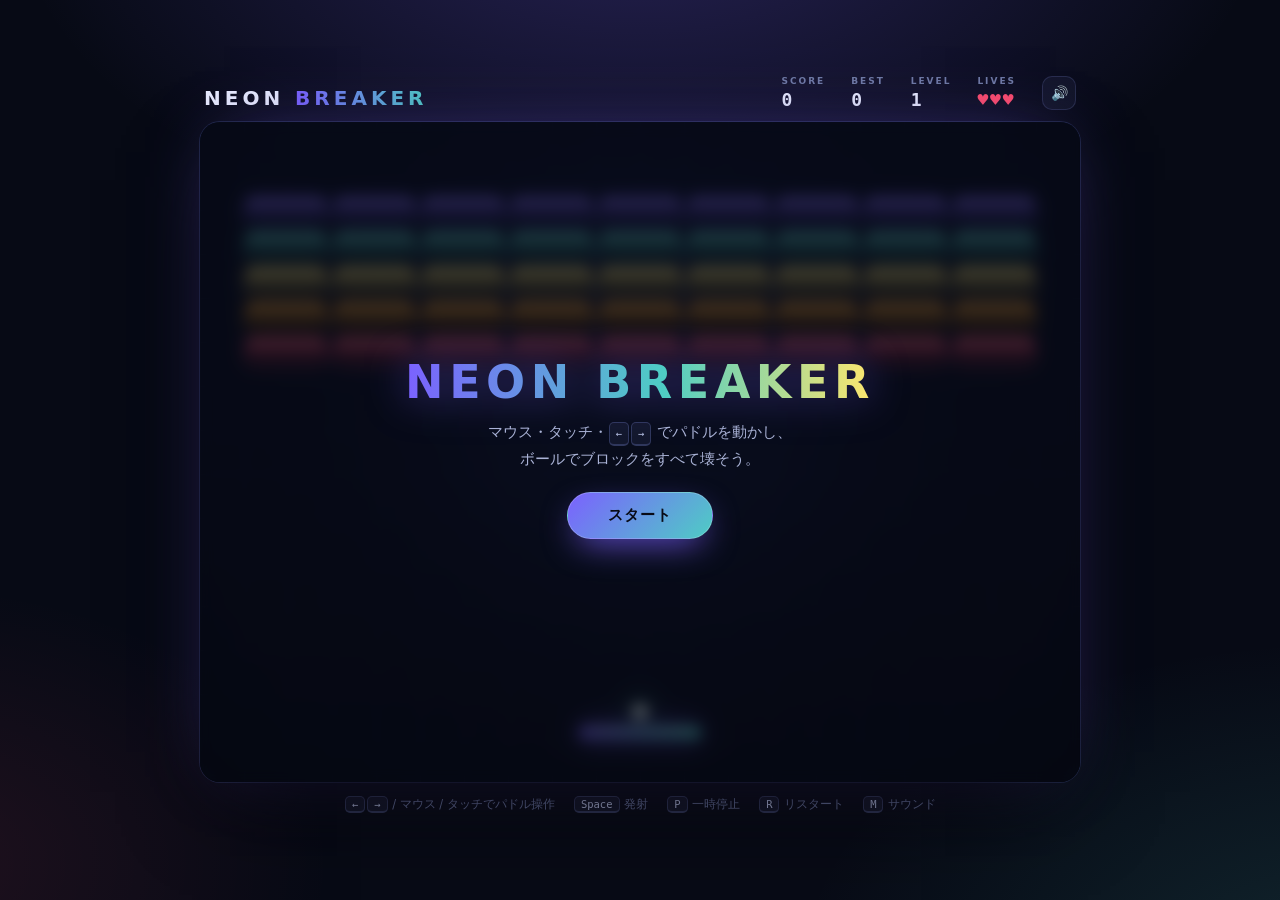
<file: index.html>
<!DOCTYPE html>
<html lang="ja">
<head>
<meta charset="UTF-8">
<meta name="viewport" content="width=device-width, initial-scale=1.0, maximum-scale=1.0, user-scalable=no, viewport-fit=cover">
<meta name="theme-color" content="#070a15">
<meta name="apple-mobile-web-app-capable" content="yes">
<meta name="apple-mobile-web-app-status-bar-style" content="black-translucent">
<meta name="apple-mobile-web-app-title" content="NEON BREAKER">
<meta name="description" content="ブラウザで遊べるシンプルなネオン風ブロック崩し。スマホのタッチ操作にも対応。">
<title>NEON BREAKER — ブラウザで遊べるブロック崩し</title>
<style>
  * { box-sizing: border-box; }

  :root { --ar: 1.3333; }

  html, body { height: 100%; }

  body {
    margin: 0;
    min-height: 100svh;
    display: flex;
    align-items: center;
    justify-content: center;
    padding:
      max(14px, env(safe-area-inset-top))
      max(14px, env(safe-area-inset-right))
      max(14px, env(safe-area-inset-bottom))
      max(14px, env(safe-area-inset-left));
    overscroll-behavior: none;
    touch-action: manipulation;
    -webkit-user-select: none;
    user-select: none;
    -webkit-touch-callout: none;
    background: #070a15;
    background-image:
      radial-gradient(900px 520px at 50% -12%, rgba(123, 97, 255, 0.28), transparent 70%),
      radial-gradient(760px 460px at 105% 108%, rgba(78, 205, 196, 0.14), transparent 72%),
      radial-gradient(620px 400px at -8% 96%, rgba(255, 77, 109, 0.10), transparent 70%);
    color: #e8ecff;
    font-family: ui-sans-serif, system-ui, "Segoe UI", "Hiragino Sans", "Noto Sans JP", sans-serif;
    -webkit-font-smoothing: antialiased;
    overflow-x: hidden;
  }

  .wrap {
    width: min(880px, 100%, calc((100svh - 92px) * var(--ar)));
    margin: 0 auto;
  }

  /* ---------- ヘッダー ---------- */
  header {
    display: flex;
    align-items: flex-end;
    justify-content: space-between;
    flex-wrap: wrap;
    gap: 14px;
    margin-bottom: 12px;
    padding: 0 4px;
  }

  h1 {
    margin: 0;
    font-size: clamp(15px, 2.6vw, 20px);
    font-weight: 900;
    letter-spacing: 0.2em;
    line-height: 1.2;
    white-space: nowrap;
  }

  h1 span {
    background: linear-gradient(90deg, #7b61ff, #4ecdc4);
    -webkit-background-clip: text;
    background-clip: text;
    color: transparent;
  }

  .hud {
    display: flex;
    align-items: center;
    gap: clamp(12px, 3vw, 26px);
  }

  .stat { display: flex; flex-direction: column; gap: 3px; }

  .stat .label {
    font-size: 9px;
    letter-spacing: 0.22em;
    color: #6f7aa5;
    font-weight: 700;
  }

  .stat .val {
    font-family: ui-monospace, "Cascadia Code", Consolas, monospace;
    font-size: clamp(14px, 2.2vw, 18px);
    font-weight: 700;
    font-variant-numeric: tabular-nums;
    letter-spacing: 0.02em;
  }

  #lives { color: #ff4d6d; letter-spacing: 0.1em; }

  .icon-btn {
    width: 34px;
    height: 34px;
    display: grid;
    place-items: center;
    border-radius: 10px;
    border: 1px solid rgba(150, 170, 255, 0.16);
    background: rgba(150, 170, 255, 0.06);
    color: #aab3d6;
    font-size: 14px;
    cursor: pointer;
    transition: background 0.2s, color 0.2s, border-color 0.2s;
  }

  .icon-btn:hover { background: rgba(150, 170, 255, 0.13); color: #fff; }

  /* ---------- ゲーム画面 ---------- */
  .stage {
    position: relative;
    border-radius: 20px;
    overflow: hidden;
    background: #0a0f21;
    box-shadow:
      0 34px 90px -24px rgba(0, 0, 0, 0.95),
      0 0 0 1px rgba(120, 150, 255, 0.18),
      0 0 70px -30px rgba(123, 97, 255, 0.75);
  }

  canvas {
    display: block;
    width: 100%;
    height: auto;
    aspect-ratio: 4 / 3;
    touch-action: none;
  }

  @media (hover: hover) and (pointer: fine) {
    canvas { cursor: none; }
  }

  .overlay {
    position: absolute;
    inset: 0;
    display: flex;
    flex-direction: column;
    align-items: center;
    justify-content: center;
    gap: 10px;
    padding: 24px;
    text-align: center;
    background: rgba(6, 9, 20, 0.74);
    -webkit-backdrop-filter: blur(7px);
    backdrop-filter: blur(7px);
    opacity: 0;
    pointer-events: none;
    transition: opacity 0.25s ease;
  }

  .overlay.show { opacity: 1; pointer-events: auto; }

  .overlay h2 {
    margin: 0;
    font-size: clamp(26px, 5.4vw, 46px);
    font-weight: 900;
    letter-spacing: 0.12em;
    background: linear-gradient(90deg, #7b61ff, #4ecdc4 55%, #ffe66d);
    -webkit-background-clip: text;
    background-clip: text;
    color: transparent;
    filter: drop-shadow(0 0 20px rgba(123, 97, 255, 0.5));
  }

  .overlay p {
    margin: 0;
    max-width: 26em;
    color: #aab3d6;
    font-size: clamp(12px, 1.9vw, 15px);
    line-height: 1.85;
  }

  .overlay p b { color: #fff; font-weight: 800; }

  .overlay .best { font-size: 12px; color: #6f7aa5; letter-spacing: 0.08em; }

  #ov-btn {
    margin-top: 8px;
    padding: 13px 40px;
    border: 1px solid rgba(255, 255, 255, 0.2);
    border-radius: 999px;
    background: linear-gradient(135deg, #7b61ff, #4ecdc4);
    color: #080b16;
    font-family: inherit;
    font-size: 15px;
    font-weight: 900;
    letter-spacing: 0.08em;
    cursor: pointer;
    box-shadow: 0 12px 34px -10px rgba(123, 97, 255, 0.9);
    transition: transform 0.15s ease, box-shadow 0.15s ease;
  }

  #ov-btn:hover {
    transform: translateY(-2px);
    box-shadow: 0 18px 40px -12px rgba(123, 97, 255, 1);
  }

  #ov-btn:active { transform: translateY(0); }

  /* ---------- フッター ---------- */
  .hint {
    display: flex;
    flex-wrap: wrap;
    align-items: center;
    justify-content: center;
    gap: 8px 18px;
    margin-top: 14px;
    color: #66719a;
    font-size: 11.5px;
  }

  kbd {
    display: inline-block;
    padding: 1px 6px;
    margin: 0 1px;
    border-radius: 5px;
    border: 1px solid rgba(150, 170, 255, 0.22);
    border-bottom-width: 2px;
    background: rgba(150, 170, 255, 0.08);
    color: #b9c3e6;
    font-family: ui-monospace, Consolas, monospace;
    font-size: 10.5px;
  }

  @media (max-width: 700px) {
    header { gap: 10px; }
    h1 { letter-spacing: 0.12em; }
    .hud { gap: 12px; }
    .stat .label { font-size: 8px; letter-spacing: 0.16em; }
    .stat.best { display: none; }
    .stage, .overlay { border-radius: 14px; }
  }

  @media (max-height: 520px) and (orientation: landscape) {
    header { margin-bottom: 8px; }
    h1 { font-size: 13px; }
    .stat .val { font-size: 14px; }
    .stat .label { font-size: 8px; }
  }

  @media (hover: none) {
    .hint { display: none; }
  }
</style>
</head>
<body>
<div class="wrap">
  <header>
    <h1>NEON <span>BREAKER</span></h1>
    <div class="hud">
      <div class="stat"><span class="label">SCORE</span><span class="val" id="score">0</span></div>
      <div class="stat best"><span class="label">BEST</span><span class="val" id="best">0</span></div>
      <div class="stat"><span class="label">LEVEL</span><span class="val" id="level">1</span></div>
      <div class="stat"><span class="label">LIVES</span><span class="val" id="lives">♥♥♥</span></div>
      <button class="icon-btn" id="sound" type="button" aria-label="サウンドの切り替え" title="サウンド (M)">🔊</button>
    </div>
  </header>

  <div class="stage">
    <canvas id="game" width="800" height="600" aria-label="ブロック崩しゲーム画面"></canvas>
    <div class="overlay" id="overlay">
      <h2 id="ov-title">NEON BREAKER</h2>
      <p id="ov-msg"></p>
      <button id="ov-btn" type="button">スタート</button>
      <span class="best" id="ov-best"></span>
    </div>
  </div>

  <p class="hint">
    <span><kbd>←</kbd><kbd>→</kbd> / マウス / タッチでパドル操作</span>
    <span><kbd>Space</kbd> 発射</span>
    <span><kbd>P</kbd> 一時停止</span>
    <span><kbd>R</kbd> リスタート</span>
    <span><kbd>M</kbd> サウンド</span>
  </p>
</div>

<script>
(() => {
  'use strict';

  // ============================================================
  //  基本設定（画面の向きで縦横を切り替え）
  // ============================================================
  let W = 800;
  let H = 600;
  const DPR = Math.min(window.devicePixelRatio || 1, 2);

  const canvas = document.getElementById('game');
  const ctx = canvas.getContext('2d');

  const el = {
    score: document.getElementById('score'),
    best: document.getElementById('best'),
    level: document.getElementById('level'),
    lives: document.getElementById('lives'),
    overlay: document.getElementById('overlay'),
    ovTitle: document.getElementById('ov-title'),
    ovMsg: document.getElementById('ov-msg'),
    ovBtn: document.getElementById('ov-btn'),
    ovBest: document.getElementById('ov-best'),
    sound: document.getElementById('sound')
  };

  const COLORS = ['#7b61ff', '#4ecdc4', '#ffe66d', '#ff9f1c', '#ff4d6d'];

  const COLS = 9;
  const ROWS = 5;
  let MARGIN = 42;
  let GAP = 8;
  let TOP = 69;
  let BH = 24;
  let BW = 71;

  const clamp = (v, lo, hi) => v < lo ? lo : v > hi ? hi : v;

  // ============================================================
  //  状態
  // ============================================================
  // start / ready / playing / paused / clear / over
  let state = 'start';

  let score = 0;
  let level = 1;
  let lives = 3;
  let best = Number(localStorage.getItem('neon-breaker-best') || 0) || 0;

  let bricks = [];
  let particles = [];
  let trail = [];
  let shake = 0;
  let soundOn = true;
  let last = performance.now();

  const paddle = { x: 0, y: 0, w: 112, h: 14, target: 0 };
  const ball = { x: 0, y: 0, vx: 0, vy: 0, r: 8 };

  let keyLeft = false;
  let keyRight = false;
  let overlayAction = null;

  // ============================================================
  //  サウンド (WebAudio)
  // ============================================================
  let actx = null;

  function audio() {
    if (!actx) {
      const AC = window.AudioContext || window.webkitAudioContext;
      if (!AC) return null;
      actx = new AC();
    }
    if (actx.state === 'suspended') actx.resume();
    return actx;
  }

  function beep(freq, dur, type = 'sine', vol = 0.05) {
    if (!soundOn) return;
    const a = audio();
    if (!a) return;
    try {
      const osc = a.createOscillator();
      const gain = a.createGain();
      osc.type = type;
      osc.frequency.setValueAtTime(freq, a.currentTime);
      gain.gain.setValueAtTime(vol, a.currentTime);
      gain.gain.exponentialRampToValueAtTime(0.0001, a.currentTime + dur);
      osc.connect(gain);
      gain.connect(a.destination);
      osc.start();
      osc.stop(a.currentTime + dur);
    } catch (e) { /* 無視 */ }
  }

  // ============================================================
  //  HUD
  // ============================================================
  function syncHUD() {
    el.score.textContent = score.toLocaleString('ja-JP');
    el.best.textContent = best.toLocaleString('ja-JP');
    el.level.textContent = level;
    el.lives.textContent = lives > 0 ? '♥'.repeat(lives) : '—';
  }

  // ============================================================
  //  オーバーレイ
  // ============================================================
  function showOverlay(title, msg, btn, action) {
    el.ovTitle.textContent = title;
    el.ovMsg.innerHTML = msg;
    el.ovBtn.textContent = btn;
    el.ovBest.textContent = best > 0 ? 'BEST ' + best.toLocaleString('ja-JP') : '';
    overlayAction = action;
    el.overlay.classList.add('show');
  }

  function hideOverlay() {
    el.overlay.classList.remove('show');
    overlayAction = null;
  }

  el.ovBtn.addEventListener('click', () => {
    const fn = overlayAction;
    el.ovBtn.blur();
    audio();
    if (fn) fn();
  });

  // ============================================================
  //  レイアウト（縦向き / 横向き）
  // ============================================================
  let worldReady = false;

  function applyLayout(preserve) {
    const portrait = window.innerHeight > window.innerWidth;
    const nw = portrait ? 600 : 800;
    const nh = portrait ? 800 : 600;
    if (nw === W && nh === H && worldReady) return;

    const sx = nw / W;
    const sy = nh / H;
    const alive = bricks.map(b => b.alive);
    const relPaddle = paddle.x / W;
    const relBallX = ball.x / W;
    const relBallY = ball.y / H;

    W = nw;
    H = nh;

    canvas.width = W * DPR;
    canvas.height = H * DPR;
    canvas.style.aspectRatio = W + ' / ' + H;
    document.documentElement.style.setProperty('--ar', (W / H).toFixed(4));

    MARGIN = Math.round(W * 0.052);
    GAP = 8;
    TOP = Math.round(H * 0.115);
    BH = 24;
    BW = (W - MARGIN * 2 - GAP * (COLS - 1)) / COLS;

    paddle.w = 112;
    paddle.h = 14;
    paddle.y = H - 52;
    ball.r = 8;
    paddle.x = clamp(relPaddle * W, paddle.w / 2, W - paddle.w / 2);
    paddle.target = paddle.x;

    buildGradients();

    const keep = preserve && bricks.length === COLS * ROWS;
    bricks = buildBricks(keep ? alive : null);

    if (keep) {
      ball.x = clamp(relBallX * W, ball.r, W - ball.r);
      ball.y = clamp(relBallY * H, ball.r, H - ball.r);
      ball.vx *= sx;
      ball.vy *= sy;
    } else {
      paddle.x = W / 2;
      paddle.target = W / 2;
      ball.x = W / 2;
      ball.y = paddle.y - ball.r - 4;
      ball.vx = 0;
      ball.vy = 0;
    }

    if (state === 'ready') {
      paddle.x = W / 2;
      paddle.target = W / 2;
      ball.x = paddle.x;
      ball.y = paddle.y - ball.r - 4;
      ball.vx = 0;
      ball.vy = 0;
    }

    trail.length = 0;
    particles.length = 0;
    shake = 0;
    worldReady = true;
  }

  function buildBricks(alive) {
    const list = [];
    for (let r = 0; r < ROWS; r++) {
      for (let c = 0; c < COLS; c++) {
        const i = r * COLS + c;
        list.push({
          x: MARGIN + c * (BW + GAP),
          y: TOP + r * (BH + GAP),
          w: BW,
          h: BH,
          color: COLORS[r % COLORS.length],
          alive: alive ? alive[i] !== false : true
        });
      }
    }
    return list;
  }

  function resetBall() {
    paddle.target = W / 2;
    paddle.x = W / 2;
    ball.x = paddle.x;
    ball.y = paddle.y - ball.r - 4;
    ball.vx = 0;
    ball.vy = 0;
    trail.length = 0;
    state = 'ready';
  }

  function startGame() {
    score = 0;
    level = 1;
    lives = 3;
    particles.length = 0;
    shake = 0;
    bricks = buildBricks();
    resetBall();
    hideOverlay();
    syncHUD();
    last = performance.now();
    beep(660, 0.08, 'triangle', 0.05);
  }

  function nextLevel() {
    level++;
    particles.length = 0;
    bricks = buildBricks();
    resetBall();
    hideOverlay();
    syncHUD();
    last = performance.now();
  }

  function launch() {
    if (state !== 'ready') return;
    const speed = 340 + (level - 1) * 38;
    const angle = (Math.random() - 0.5) * 0.7; // 上下方向から ±20°
    ball.vx = Math.sin(angle) * speed;
    ball.vy = -Math.cos(angle) * speed;
    state = 'playing';
    beep(560, 0.08, 'square', 0.04);
  }

  function loseLife() {
    lives--;
    shake = 16;
    beep(170, 0.28, 'sawtooth', 0.05);
    syncHUD();
    if (lives <= 0) {
      gameOver();
    } else {
      resetBall();
    }
  }

  function gameOver() {
    state = 'over';
    if (score > best) {
      best = score;
      localStorage.setItem('neon-breaker-best', best);
    }
    syncHUD();
    beep(220, 0.18, 'sawtooth', 0.05);
    setTimeout(() => beep(150, 0.4, 'sawtooth', 0.05), 150);
    showOverlay(
      'GAME OVER',
      'スコア <b>' + score.toLocaleString('ja-JP') + '</b><br>ブロックを全部壊してハイスコアを目指そう。',
      'もう一度',
      startGame
    );
  }

  function levelClear() {
    score += 100 * level;
    state = 'clear';
    shake = 8;
    if (score > best) {
      best = score;
      localStorage.setItem('neon-breaker-best', best);
    }
    syncHUD();
    beep(700, 0.1, 'triangle', 0.05);
    setTimeout(() => beep(880, 0.12, 'triangle', 0.05), 100);
    setTimeout(() => beep(1100, 0.18, 'triangle', 0.05), 210);
    showOverlay(
      'LEVEL ' + level + ' CLEAR',
      'ボーナス <b>+' + (100 * level).toLocaleString('ja-JP') + '</b>　／　次のレベルは少し速くなります。',
      '次へ',
      nextLevel
    );
  }

  function togglePause() {
    if (state === 'playing') {
      state = 'paused';
      showOverlay('PAUSED', '一時停止中です。', '再開', resumeGame);
    } else if (state === 'paused') {
      resumeGame();
    }
  }

  function resumeGame() {
    hideOverlay();
    state = 'playing';
    last = performance.now();
  }

  function toggleSound() {
    soundOn = !soundOn;
    el.sound.textContent = soundOn ? '🔊' : '🔇';
    el.sound.setAttribute('aria-label', soundOn ? 'サウンドをオフにする' : 'サウンドをオンにする');
    if (soundOn) beep(720, 0.07, 'triangle', 0.04);
  }

  // ============================================================
  //  更新
  // ============================================================
  function update(dt) {
    // パドル
    if (keyLeft) paddle.target -= 720 * dt;
    if (keyRight) paddle.target += 720 * dt;
    paddle.target = clamp(paddle.target, paddle.w / 2, W - paddle.w / 2);
    paddle.x += (paddle.target - paddle.x) * Math.min(1, dt * 22);
    paddle.x = clamp(paddle.x, paddle.w / 2, W - paddle.w / 2);

    if (state === 'ready') {
      ball.x = paddle.x;
      ball.y = paddle.y - ball.r - 4;
      trail.length = 0;
    } else if (state === 'playing') {
      trail.unshift({ x: ball.x, y: ball.y });
      if (trail.length > 14) trail.pop();
      updateBall(dt);
    }

    // パーティクル
    for (let i = particles.length - 1; i >= 0; i--) {
      const p = particles[i];
      p.life += dt;
      if (p.life >= p.max) {
        particles.splice(i, 1);
        continue;
      }
      p.vy += 700 * dt;
      p.vx *= 0.99;
      p.x += p.vx * dt;
      p.y += p.vy * dt;
    }

    shake = Math.max(0, shake - dt * 50);
  }

  function updateBall(dt) {
    const speed = Math.hypot(ball.vx, ball.vy) || 1;
    // 高速時のすり抜けを防ぐため、移動を細かく分割
    const steps = Math.max(1, Math.ceil((speed * dt) / (ball.r * 0.85)));
    const sdt = dt / steps;

    for (let i = 0; i < steps; i++) {
      ball.x += ball.vx * sdt;
      ball.y += ball.vy * sdt;

      // 壁
      if (ball.x - ball.r < 0) {
        ball.x = ball.r;
        ball.vx = Math.abs(ball.vx);
        beep(300, 0.04, 'sine', 0.025);
      } else if (ball.x + ball.r > W) {
        ball.x = W - ball.r;
        ball.vx = -Math.abs(ball.vx);
        beep(300, 0.04, 'sine', 0.025);
      }
      if (ball.y - ball.r < 0) {
        ball.y = ball.r;
        ball.vy = Math.abs(ball.vy);
        beep(300, 0.04, 'sine', 0.025);
      }

      // パドル
      if (
        ball.vy > 0 &&
        ball.y + ball.r >= paddle.y &&
        ball.y - ball.r <= paddle.y + paddle.h &&
        ball.x >= paddle.x - paddle.w / 2 - ball.r &&
        ball.x <= paddle.x + paddle.w / 2 + ball.r
      ) {
        ball.y = paddle.y - ball.r;
        const hit = clamp((ball.x - paddle.x) / (paddle.w / 2), -1, 1);
        const sp = Math.min(speed * 1.015, 760);
        const ang = hit * (Math.PI / 3); // 最大 ±60°
        ball.vx = Math.sin(ang) * sp;
        ball.vy = -Math.cos(ang) * sp;
        burst(ball.x, paddle.y, '#4ecdc4', 5, 90);
        beep(400 + hit * 90, 0.06, 'triangle', 0.04);
      }

      // ブロック
      collideBricks();

      // 落下
      if (ball.y - ball.r > H) {
        loseLife();
        return;
      }

      if (state !== 'playing') return;
    }
  }

  function collideBricks() {
    for (const b of bricks) {
      if (!b.alive) continue;

      const nx = clamp(ball.x, b.x, b.x + b.w);
      const ny = clamp(ball.y, b.y, b.y + b.h);
      const dx = ball.x - nx;
      const dy = ball.y - ny;
      if (dx * dx + dy * dy > ball.r * ball.r) continue;

      // めり込みが一番浅い方向へ押し出す
      const oL = (ball.x + ball.r) - b.x;
      const oR = (b.x + b.w) - (ball.x - ball.r);
      const oT = (ball.y + ball.r) - b.y;
      const oB = (b.y + b.h) - (ball.y - ball.r);
      const m = Math.min(oL, oR, oT, oB);

      if (m === oL) {
        ball.x -= oL;
        ball.vx = -Math.abs(ball.vx);
      } else if (m === oR) {
        ball.x += oR;
        ball.vx = Math.abs(ball.vx);
      } else if (m === oT) {
        ball.y -= oT;
        ball.vy = -Math.abs(ball.vy);
      } else {
        ball.y += oB;
        ball.vy = Math.abs(ball.vy);
      }

      breakBrick(b);
      return;
    }
  }

  function breakBrick(b) {
    b.alive = false;
    score += 10 * level;
    shake = Math.max(shake, 3);
    burst(b.x + b.w / 2, b.y + b.h / 2, b.color, 14, 240);
    beep(320 + Math.random() * 280, 0.07, 'square', 0.032);

    if (score > best) {
      best = score;
      localStorage.setItem('neon-breaker-best', best);
    }
    syncHUD();

    if (bricks.every(x => !x.alive)) levelClear();
  }

  function burst(x, y, color, n, power) {
    for (let i = 0; i < n; i++) {
      const a = Math.random() * Math.PI * 2;
      const sp = (40 + Math.random() * power) * (power > 100 ? 1 : 0.8);
      particles.push({
        x, y,
        vx: Math.cos(a) * sp,
        vy: Math.sin(a) * sp - 40,
        life: 0,
        max: 0.35 + Math.random() * 0.45,
        size: 2 + Math.random() * 3,
        color
      });
    }
  }

  // ============================================================
  //  描画
  // ============================================================
  let bgGrad = null;
  let vignette = null;
  const brickGrads = {};

  function buildGradients() {
    bgGrad = ctx.createLinearGradient(0, 0, 0, H);
    bgGrad.addColorStop(0, '#0b1025');
    bgGrad.addColorStop(0.55, '#0a0e1e');
    bgGrad.addColorStop(1, '#070a14');

    const minSide = Math.min(W, H);
    vignette = ctx.createRadialGradient(W / 2, H * 0.42, minSide * 0.2, W / 2, H * 0.42, minSide * 1.04);
    vignette.addColorStop(0, 'rgba(90, 120, 255, 0.10)');
    vignette.addColorStop(0.55, 'rgba(0, 0, 0, 0)');
    vignette.addColorStop(1, 'rgba(0, 0, 0, 0.55)');

    for (const c of COLORS) {
      const g = ctx.createLinearGradient(0, 0, 0, BH);
      g.addColorStop(0, c);
      g.addColorStop(1, 'rgba(4, 8, 20, 0.62)');
      brickGrads[c] = g;
    }
  }

  function roundRect(x, y, w, h, r) {
    r = Math.min(r, w / 2, h / 2);
    ctx.beginPath();
    ctx.moveTo(x + r, y);
    ctx.arcTo(x + w, y, x + w, y + h, r);
    ctx.arcTo(x + w, y + h, x, y + h, r);
    ctx.arcTo(x, y + h, x, y, r);
    ctx.arcTo(x, y, x + w, y, r);
    ctx.closePath();
  }

  function drawBackground() {
    ctx.fillStyle = bgGrad;
    ctx.fillRect(0, 0, W, H);

    ctx.strokeStyle = 'rgba(120, 160, 255, 0.045)';
    ctx.lineWidth = 1;
    ctx.beginPath();
    for (let x = 0; x <= W; x += 40) {
      ctx.moveTo(x + 0.5, 0);
      ctx.lineTo(x + 0.5, H);
    }
    for (let y = 0; y <= H; y += 40) {
      ctx.moveTo(0, y + 0.5);
      ctx.lineTo(W, y + 0.5);
    }
    ctx.stroke();

    ctx.fillStyle = vignette;
    ctx.fillRect(0, 0, W, H);
  }

  function drawBricks(now) {
    for (const b of bricks) {
      if (!b.alive) continue;
      ctx.save();
      ctx.translate(b.x, b.y);
      ctx.shadowColor = b.color;
      ctx.shadowBlur = 12;
      ctx.fillStyle = brickGrads[b.color];
      roundRect(0, 0, b.w, b.h, 6);
      ctx.fill();
      ctx.shadowBlur = 0;
      ctx.fillStyle = 'rgba(255, 255, 255, 0.26)';
      roundRect(2, 2, b.w - 4, 4, 2);
      ctx.fill();
      ctx.restore();
    }
  }

  function drawPaddle() {
    const px = paddle.x - paddle.w / 2;
    ctx.save();
    ctx.shadowColor = 'rgba(123, 97, 255, 0.9)';
    ctx.shadowBlur = 22;
    const g = ctx.createLinearGradient(px, 0, px + paddle.w, 0);
    g.addColorStop(0, '#7b61ff');
    g.addColorStop(1, '#4ecdc4');
    ctx.fillStyle = g;
    roundRect(px, paddle.y, paddle.w, paddle.h, 7);
    ctx.fill();
    ctx.restore();

    ctx.fillStyle = 'rgba(255, 255, 255, 0.5)';
    roundRect(px + 9, paddle.y + 3, paddle.w - 18, 3, 2);
    ctx.fill();
  }

  function drawBall() {
    for (let i = trail.length - 1; i >= 1; i--) {
      const t = trail[i];
      const k = 1 - i / trail.length;
      ctx.globalAlpha = k * 0.3;
      ctx.fillStyle = '#7b61ff';
      ctx.beginPath();
      ctx.arc(t.x, t.y, ball.r * (0.3 + 0.65 * k), 0, Math.PI * 2);
      ctx.fill();
    }
    ctx.globalAlpha = 1;

    ctx.save();
    ctx.shadowColor = '#4ecdc4';
    ctx.shadowBlur = 24;
    ctx.fillStyle = '#eafcff';
    ctx.beginPath();
    ctx.arc(ball.x, ball.y, ball.r, 0, Math.PI * 2);
    ctx.fill();
    ctx.restore();
  }

  function drawParticles() {
    for (const p of particles) {
      const a = 1 - p.life / p.max;
      ctx.globalAlpha = a;
      ctx.fillStyle = p.color;
      ctx.fillRect(p.x - p.size / 2, p.y - p.size / 2, p.size, p.size);
    }
    ctx.globalAlpha = 1;
  }

  function drawReadyHint(now) {
    if (state !== 'ready') return;
    const a = 0.5 + Math.sin(now * 4) * 0.28;
    ctx.save();
    ctx.globalAlpha = a;
    ctx.fillStyle = '#cfd8ff';
    ctx.font = '700 15px ui-sans-serif, system-ui, sans-serif';
    ctx.textAlign = 'center';
    ctx.fillText('タップ / クリック / スペースで発射', W / 2, paddle.y - 60);
    ctx.globalAlpha = 0.32;
    ctx.font = '600 11px ui-sans-serif, system-ui, sans-serif';
    ctx.fillText('パドルで角度をコントロール', W / 2, paddle.y - 40);
    ctx.restore();
  }

  function render(now) {
    ctx.setTransform(DPR, 0, 0, DPR, 0, 0);
    ctx.clearRect(0, 0, W, H);

    drawBackground();

    ctx.save();
    if (shake > 0.3) {
      ctx.translate((Math.random() - 0.5) * shake, (Math.random() - 0.5) * shake);
    }
    drawBricks(now);
    drawPaddle();
    drawBall();
    drawParticles();
    ctx.restore();

    drawReadyHint(now);
  }

  // ============================================================
  //  メインループ
  // ============================================================
  function loop(t) {
    const dt = Math.min((t - last) / 1000 || 0, 1 / 30);
    last = t;

    if (state === 'playing' || state === 'ready') update(dt);
    render(t / 1000);

    requestAnimationFrame(loop);
  }

  // ============================================================
  //  入力
  // ============================================================
  function pointerX(e) {
    const r = canvas.getBoundingClientRect();
    return ((e.clientX - r.left) / r.width) * W;
  }

  canvas.addEventListener('pointermove', e => {
    paddle.target = clamp(pointerX(e), paddle.w / 2, W - paddle.w / 2);
  });

  canvas.addEventListener('pointerdown', e => {
    e.preventDefault();
    audio();
    paddle.target = clamp(pointerX(e), paddle.w / 2, W - paddle.w / 2);
    if (state === 'ready') launch();
  }, { passive: false });

  window.addEventListener('keydown', e => {
    const k = e.key;

    if (k === 'ArrowLeft' || k === 'a' || k === 'A') {
      keyLeft = true;
      e.preventDefault();
    } else if (k === 'ArrowRight' || k === 'd' || k === 'D') {
      keyRight = true;
      e.preventDefault();
    } else if (k === ' ' || k === 'Spacebar') {
      e.preventDefault();
      if (state === 'ready') launch();
      else if (state === 'start' || state === 'over') startGame();
    } else if (k === 'p' || k === 'P' || k === 'Escape') {
      e.preventDefault();
      togglePause();
    } else if (k === 'r' || k === 'R') {
      startGame();
    } else if (k === 'm' || k === 'M') {
      toggleSound();
    }
  });

  window.addEventListener('keyup', e => {
    const k = e.key;
    if (k === 'ArrowLeft' || k === 'a' || k === 'A') keyLeft = false;
    if (k === 'ArrowRight' || k === 'd' || k === 'D') keyRight = false;
  });

  window.addEventListener('blur', () => {
    keyLeft = false;
    keyRight = false;
    if (state === 'playing') togglePause();
  });

  document.addEventListener('visibilitychange', () => {
    if (document.hidden && state === 'playing') togglePause();
  });

  el.sound.addEventListener('click', toggleSound);

  // ============================================================
  //  開始
  // ============================================================
  let resizeQueued = 0;

  window.addEventListener('resize', () => {
    if (resizeQueued) return;
    resizeQueued = requestAnimationFrame(() => {
      resizeQueued = 0;
      applyLayout(state !== 'start' && state !== 'over');
      last = performance.now();
    });
  });

  applyLayout(false);
  state = 'start';
  syncHUD();

  showOverlay(
    'NEON BREAKER',
    'マウス・タッチ・<kbd>←</kbd><kbd>→</kbd> でパドルを動かし、<br>ボールでブロックをすべて壊そう。',
    'スタート',
    startGame
  );

  requestAnimationFrame(loop);
})();
</script>
</body>
</html>
</file>
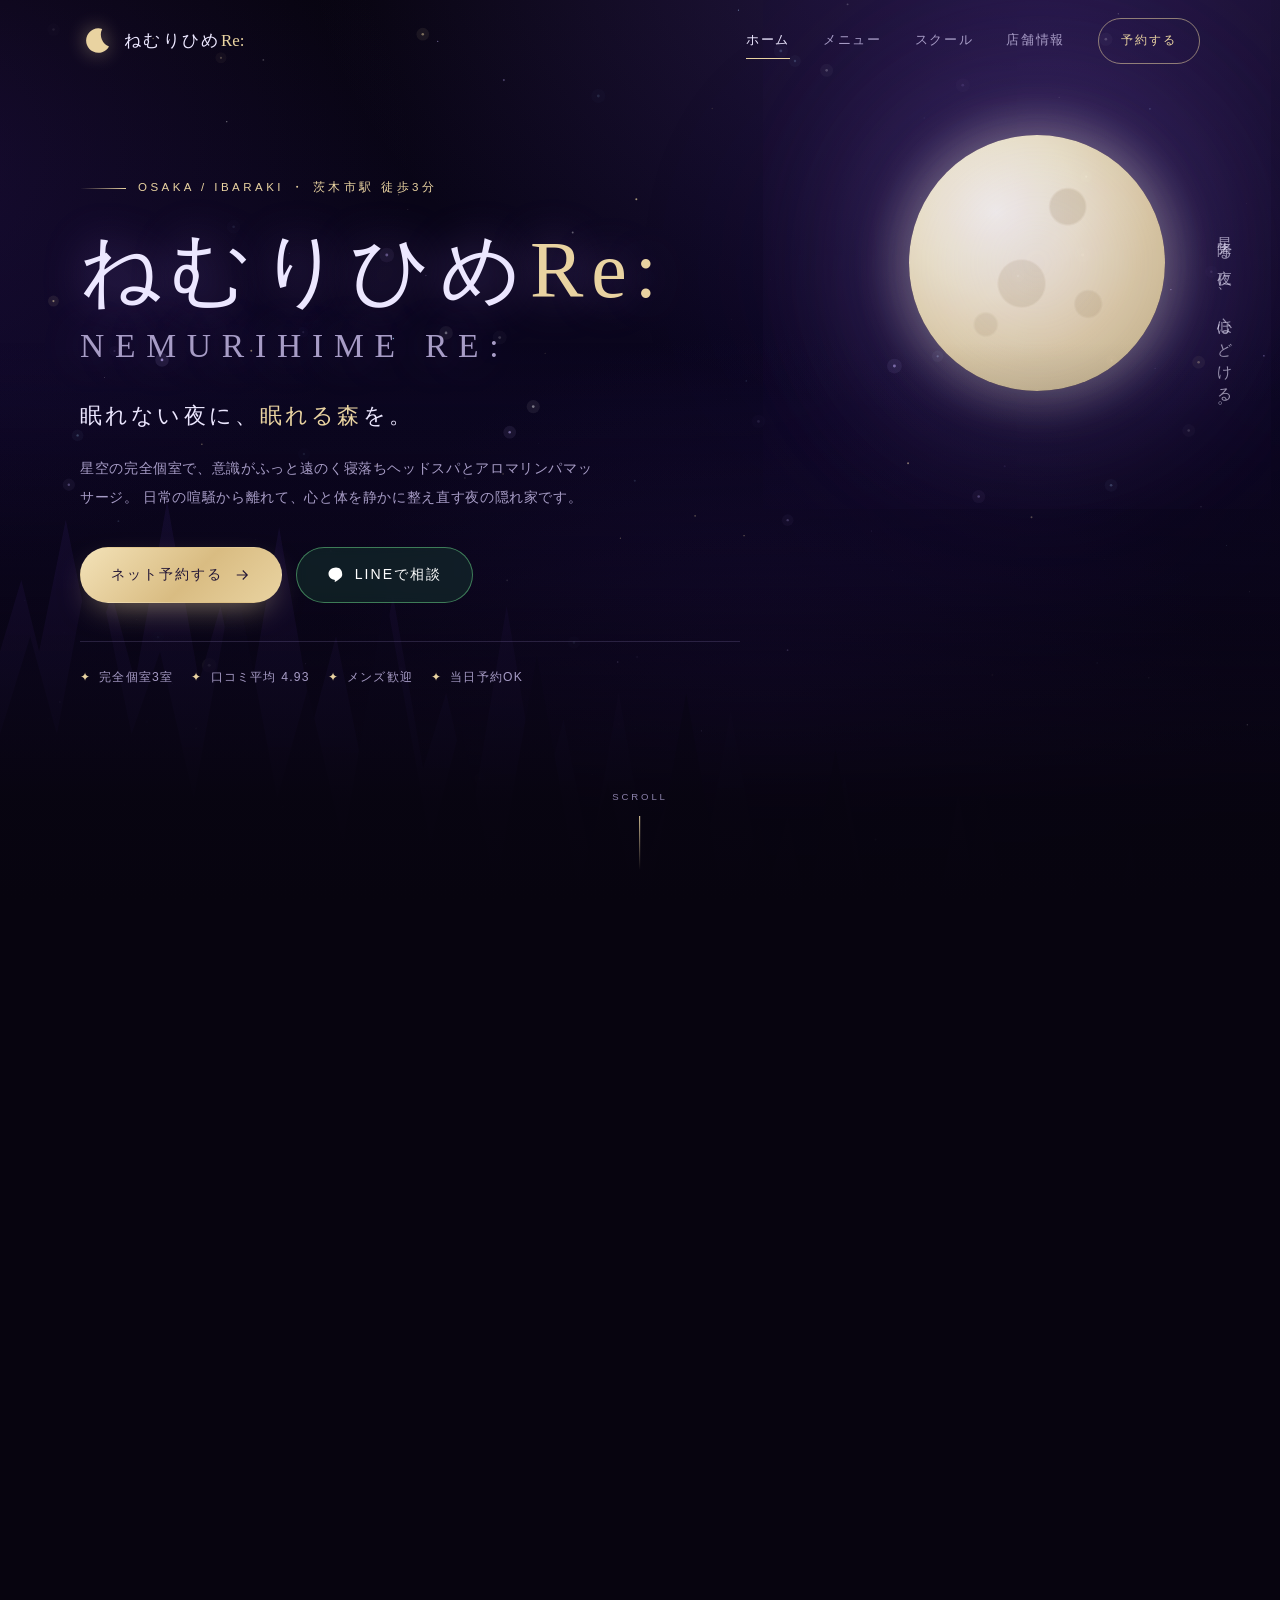
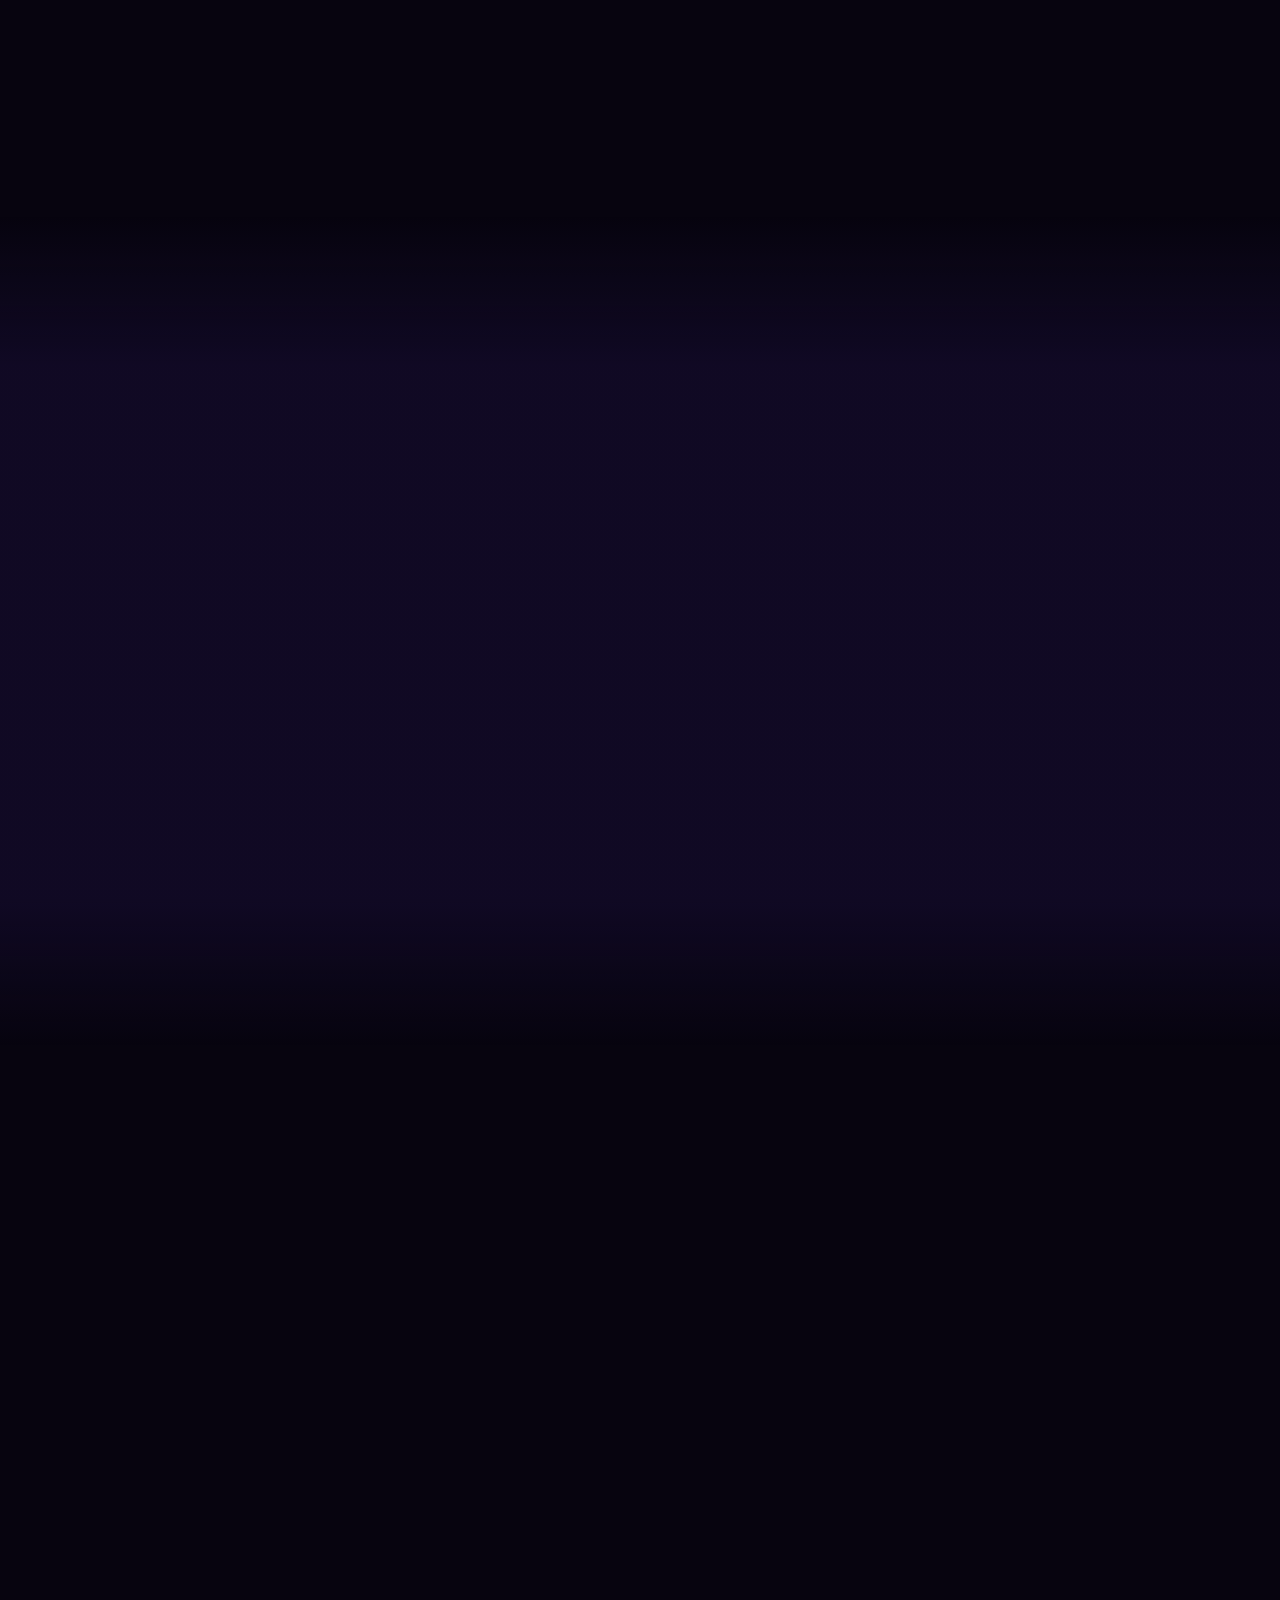
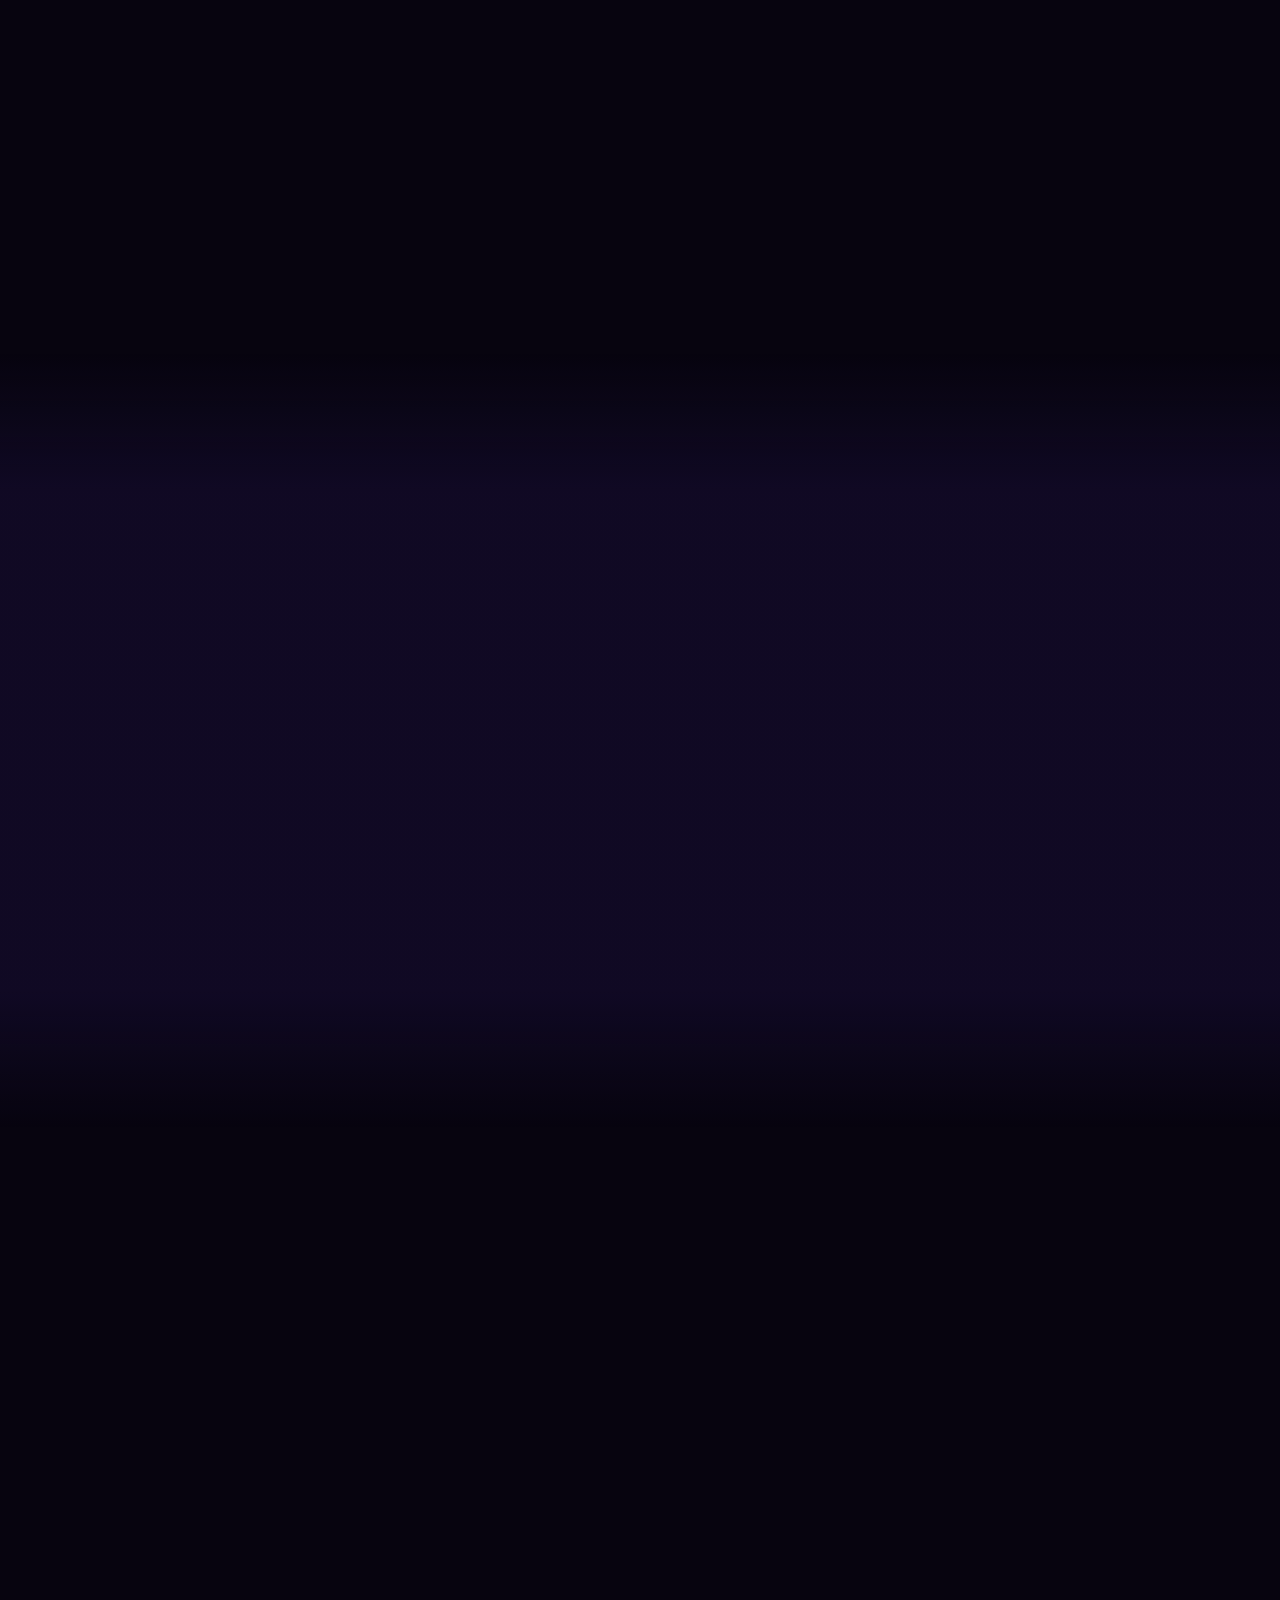
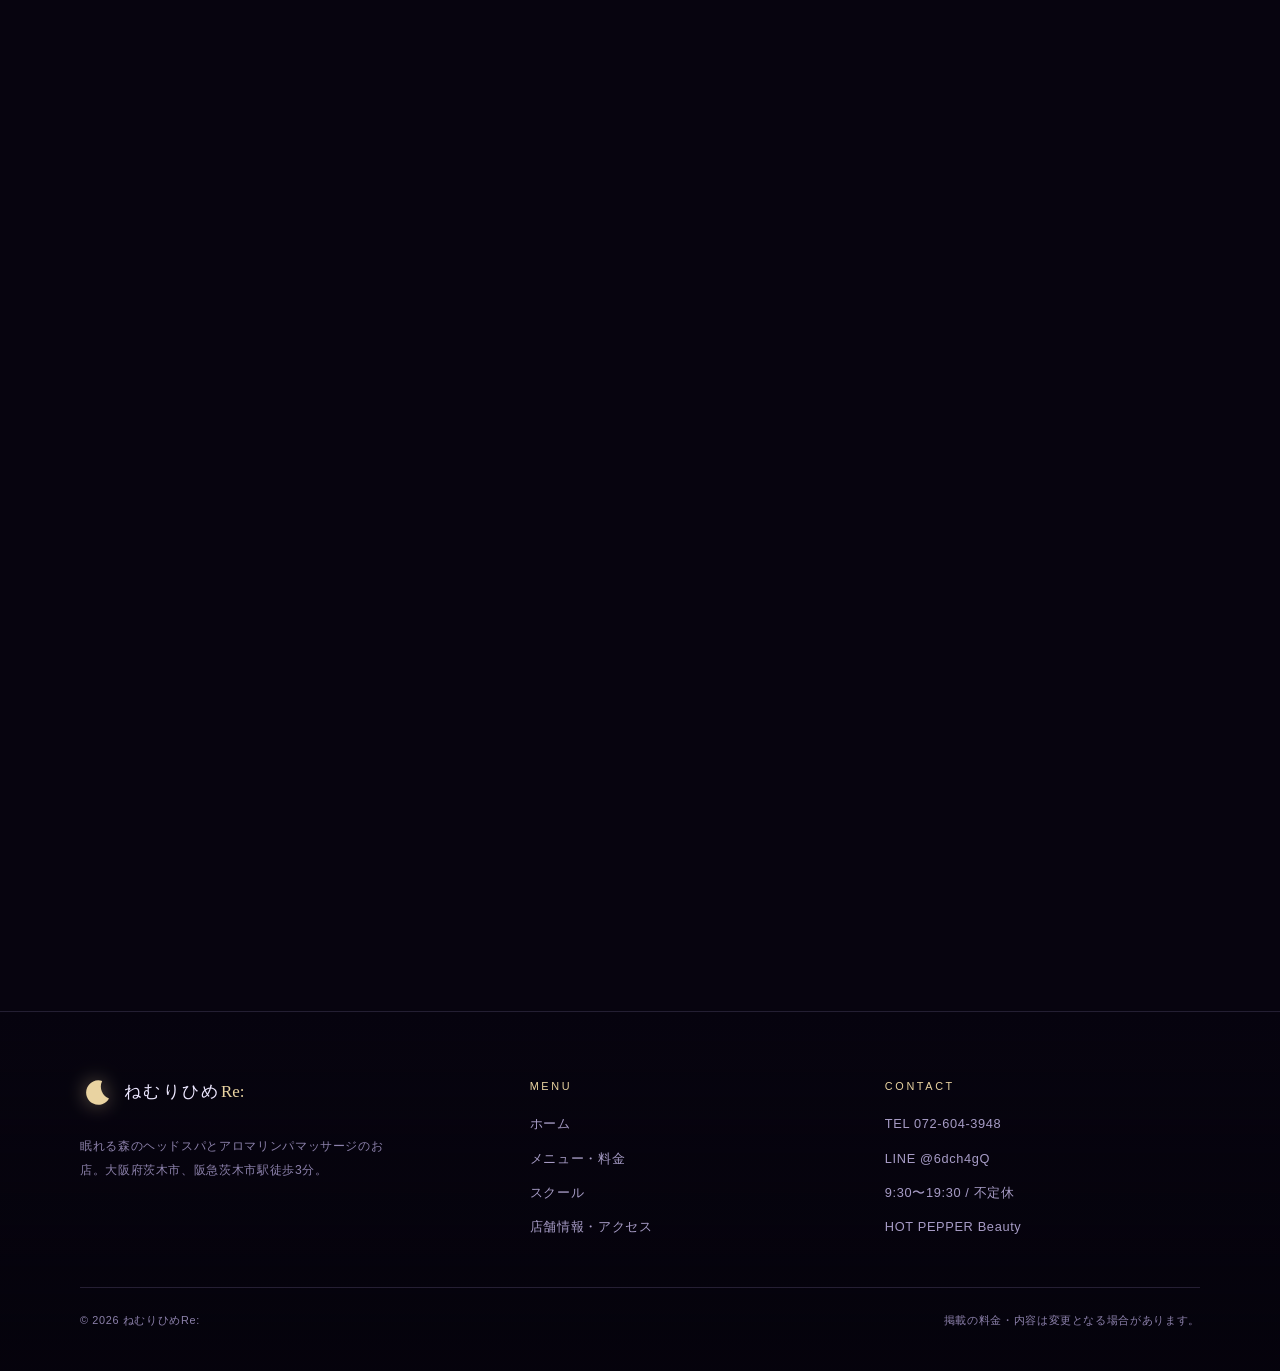
<file: nemurihime/index.html>
<!DOCTYPE html>
<html lang="ja">
<head>
  <meta charset="UTF-8">
  <meta name="viewport" content="width=device-width, initial-scale=1">
  <title>ねむりひめRe:｜眠れる森のヘッドスパとアロマリンパマッサージ｜大阪・茨木市</title>
  <meta name="description" content="大阪・茨木市、阪急茨木市駅徒歩3分。星空の完全個室で、寝落ちヘッドスパとアロマリンパマッサージ。眠れる森のような隠れ家サロン「ねむりひめRe:」。">
  <meta name="theme-color" content="#0b0620">
  <meta name="robots" content="noindex,nofollow">
  <meta name="referrer" content="strict-origin-when-cross-origin">
  <meta name="format-detection" content="telephone=no">
  <meta http-equiv="Content-Security-Policy" content="default-src 'self'; base-uri 'self'; object-src 'none'; form-action 'none'; img-src 'self' data:; style-src 'self' https://fonts.googleapis.com; font-src https://fonts.gstatic.com; script-src 'self'; frame-src https://maps.google.com https://www.google.com; connect-src 'self' https://fonts.googleapis.com https://fonts.gstatic.com">
  <link rel="icon" href="img/favicon.svg" type="image/svg+xml">
  <link rel="apple-touch-icon" href="img/apple-touch-icon.png" type="image/png">
  <link rel="preconnect" href="https://fonts.googleapis.com">
  <link rel="preconnect" href="https://fonts.gstatic.com" crossorigin>
  <link href="https://fonts.googleapis.com/css2?family=Shippori+Mincho:wght@400;500;600&family=Zen+Kaku+Gothic+New:wght@300;400;500&display=swap" rel="stylesheet">
  <link rel="stylesheet" href="css/style.css">
  <meta property="og:site_name" content="ねむりひめRe:">
  <meta property="og:locale" content="ja_JP">
  <meta property="og:type" content="website">
  <meta property="og:title" content="ねむりひめRe:｜眠れる森のヘッドスパとアロマリンパマッサージ">
  <meta property="og:description" content="大阪・茨木市。星空の完全個室で、意識がふっと遠のく寝落ちヘッドスパ体験を。">
  <meta property="og:image" content="https://imgbp.hotp.jp/CSP/IMG_SRC_K/22/97/C060582297/C060582297.jpg">
  <meta property="og:image:alt" content="星空が広がる完全個室の施術スペース">
  <meta name="twitter:card" content="summary_large_image">
  <meta name="twitter:title" content="ねむりひめRe:｜眠れる森のヘッドスパとアロマリンパマッサージ">
  <meta name="twitter:description" content="大阪・茨木市。星空の完全個室で、意識がふっと遠のく寝落ちヘッドスパ体験を。">
  <meta name="twitter:image" content="https://imgbp.hotp.jp/CSP/IMG_SRC_K/22/97/C060582297/C060582297.jpg">
  <script type="application/ld+json">
  {
    "@context": "https://schema.org",
    "@type": "HealthAndBeautyBusiness",
    "name": "ねむりひめRe:",
    "alternateName": "眠りひめ",
    "description": "眠れる森のヘッドスパとアロマリンパマッサージのお店。大阪府茨木市、阪急茨木市駅徒歩3分。完全個室3室。",
    "telephone": "+81-72-604-3948",
    "image": "https://imgbp.hotp.jp/CSP/IMG_SRC_K/22/97/C060582297/C060582297.jpg",
    "address": {
      "@type": "PostalAddress",
      "addressRegion": "大阪府",
      "addressLocality": "茨木市",
      "streetAddress": "双葉町6-1 暁ビル4階"
    },
    "hasMap": "https://www.google.com/maps/search/?api=1&query=%E5%A4%A7%E9%98%AA%E5%BA%9C%E8%8C%A8%E6%9C%A8%E5%B8%82%E5%8F%8C%E8%91%89%E7%94%BA6-1",
    "openingHours": "Mo-Su 09:30-19:30",
    "priceRange": "¥5,900〜¥10,800",
    "currenciesAccepted": "JPY",
    "paymentAccepted": "現金, クレジットカード, PayPay, メルペイ, au PAY, 楽天ペイ, d払い",
    "areaServed": {
      "@type": "City",
      "name": "茨木市"
    },
    "sameAs": [
      "https://beauty.hotpepper.jp/kr/slnH000573110/"
    ],
    "makesOffer": [
      { "@type": "Offer", "name": "寝落ちヘッドスパ 65分", "price": "5900", "priceCurrency": "JPY" },
      { "@type": "Offer", "name": "寝落ちヘッドスパ 90分", "price": "8500", "priceCurrency": "JPY" },
      { "@type": "Offer", "name": "アロマリンパ全身＋極上ヘッドスパ 120分", "price": "10800", "priceCurrency": "JPY" }
    ]
  }
  </script>
</head>
<body>
  <a class="skip-link" href="#main">本文へスキップ</a>
  <canvas id="stars" aria-hidden="true"></canvas>

  <header class="site-header">
    <div class="header__inner container">
      <a class="logo" href="index.html" aria-label="ねむりひめRe: トップページ">
        <span class="logo__mark" aria-hidden="true">
          <svg viewBox="0 0 32 32" fill="none">
            <path d="M21.5 3.2a13 13 0 1 0 7.3 18.6A13.6 13.6 0 0 1 21.5 3.2Z" fill="currentColor"/>
          </svg>
        </span>
        <span class="logo__text">ねむりひめ<em>Re:</em></span>
      </a>
      <nav class="site-nav" id="site-nav" aria-label="メインメニュー">
        <a href="index.html" class="is-active" aria-current="page">ホーム</a>
        <a href="menu.html">メニュー</a>
        <a href="school.html">スクール</a>
        <a href="access.html">店舗情報</a>
        <a class="nav-cta" href="https://beauty.hotpepper.jp/CSP/kr/reserve/?storeId=H000573110" target="_blank" rel="noopener">予約する</a>
      </nav>
      <button class="nav-toggle" type="button" aria-expanded="false" aria-controls="site-nav" aria-label="メニューを開く">
        <span></span><span></span>
      </button>
    </div>
  </header>

  <main id="main">
    <!-- ================= HERO ================= -->
    <section class="hero">
      <div class="hero__bg" aria-hidden="true">
        <div class="moon"></div>
        <div class="hero__forest">
          <img src="img/forest.svg" alt="" width="1440" height="340">
        </div>
        <div class="hero__mist"></div>
      </div>

      <div class="container">
        <div class="hero__inner">
          <p class="hero__eyebrow">OSAKA / IBARAKI ・ 茨木市駅 徒歩3分</p>
          <h1 class="hero__title">
            ねむりひめ<em>Re:</em>
            <span>NEMURIHIME RE:</span>
          </h1>
          <p class="hero__catch">眠れない夜に、<span>眠れる森</span>を。</p>
          <p class="hero__desc">
            星空の完全個室で、意識がふっと遠のく寝落ちヘッドスパとアロマリンパマッサージ。
            日常の喧騒から離れて、心と体を静かに整え直す夜の隠れ家です。
          </p>
          <div class="hero__actions">
            <div class="btn-row">
              <a class="btn btn--primary" href="https://beauty.hotpepper.jp/CSP/kr/reserve/?storeId=H000573110" target="_blank" rel="noopener">
                ネット予約する
                <svg viewBox="0 0 24 24" fill="none" stroke="currentColor" stroke-width="1.5" aria-hidden="true"><path d="M5 12h14M13 6l6 6-6 6"/></svg>
              </a>
              <a class="btn btn--line" href="https://line.me/R/ti/p/@6dch4gQ" target="_blank" rel="noopener">
                <svg viewBox="0 0 24 24" fill="currentColor" aria-hidden="true"><path d="M12 2C6.5 2 2 5.7 2 10.2c0 4 3.2 7.4 7.6 8.1.3.1.7.2.8.5.1.3.1.7 0 1l-.1.8c0 .2-.2.9.8.5s5.3-3.1 7.2-5.3c1.3-1.4 2-2.9 2-4.6C20.3 5.7 17.5 2 12 2Z"/></svg>
                LINEで相談
              </a>
            </div>
          </div>
          <ul class="hero__badges">
            <li>完全個室3室</li>
            <li>口コミ平均 4.93</li>
            <li>メンズ歓迎</li>
            <li>当日予約OK</li>
          </ul>
        </div>
      </div>

      <p class="hero__vertical" aria-hidden="true">星降る夜に、心ほどける。</p>
      <div class="scroll-cue" aria-hidden="true">SCROLL</div>
    </section>

    <!-- ================= CONCEPT ================= -->
    <section class="section" id="concept">
      <div class="container concept__grid">
        <div class="concept__copy reveal">
          <p class="eyebrow">CONCEPT</p>
          <h2 class="section-title">扉を開ければ、<br><em>自分だけの夜空</em>。</h2>
          <p class="lead">
            茨木市駅から歩いて3分。商店街のビルの4階に、ひっそりと灯る癒やしの場所があります。
          </p>
          <p>
            一歩足を踏み入れると、そこは星降る森の奥。3つの完全個室それぞれに、ゆったりとしたソファと
            自分だけの星空が広がります。お喋りを楽しむのも、静かに眠りに落ちるのも、あなたの自由。
          </p>
          <p>
            <strong>熟練のヘッドスパとアロマリンパマッサージ</strong>で、首肩のこりから全身の疲れまで、
            その日の体に合わせて丁寧にほどいていきます。目覚めた瞬間の、軽やかな解放感を。
          </p>
          <blockquote class="concept__quote">
            「体はたったひとつ。肩の力を抜いて、心身をご機嫌に楽にする時間を大切にしてください。」
            <cite>オーナー あけみ</cite>
          </blockquote>
        </div>
        <div class="concept__visual reveal" data-delay="1">
          <img src="img/room-stars.jpg" alt="星空が広がる完全個室の施術スペース" loading="lazy" width="838" height="1048">
        </div>
      </div>
    </section>

    <!-- ================= FEATURES ================= -->
    <section class="section section--alt" id="feature">
      <div class="container">
        <div class="section__head section__head--center reveal">
          <p class="eyebrow">OUR SALON</p>
          <h2 class="section-title">ねむりひめRe: の<br><em>3つのこだわり</em></h2>
        </div>
        <div class="feature-grid">
          <article class="feature-card reveal">
            <p class="feature-card__no">01</p>
            <div class="feature-card__icon" aria-hidden="true">
              <svg viewBox="0 0 40 40" fill="none" stroke="currentColor" stroke-width="1.3"><path d="M26 8a13 13 0 1 0 6 17.5A13.5 13.5 0 0 1 26 8Z"/><circle cx="9" cy="11" r=".9" fill="currentColor" stroke="none"/><circle cx="14" cy="6" r=".6" fill="currentColor" stroke="none"/><circle cx="33" cy="31" r=".8" fill="currentColor" stroke="none"/></svg>
            </div>
            <h3>星空の完全個室</h3>
            <p>3室すべてが完全個室。周りを気にせず、お喋りも、静かな寝落ちも。自分だけの夜の時間をお過ごしください。</p>
          </article>
          <article class="feature-card reveal" data-delay="1">
            <p class="feature-card__no">02</p>
            <div class="feature-card__icon" aria-hidden="true">
              <svg viewBox="0 0 40 40" fill="none" stroke="currentColor" stroke-width="1.3"><path d="M20 6c5 6 8 9.5 8 14a8 8 0 0 1-16 0c0-4.5 3-8 8-14Z"/><path d="M16 22a4 4 0 0 0 4 4"/><path d="M8 32c4-2 8-2 12 0s8 2 12 0"/></svg>
            </div>
            <h3>寝落ちヘッドスパ</h3>
            <p>頭のこりと目の疲れを、絶妙な圧とリズムでほどく至福のひととき。フワっと意識が遠のく感覚を味わってください。</p>
          </article>
          <article class="feature-card reveal" data-delay="2">
            <p class="feature-card__no">03</p>
            <div class="feature-card__icon" aria-hidden="true">
              <svg viewBox="0 0 40 40" fill="none" stroke="currentColor" stroke-width="1.3"><path d="M20 34c-7-4.5-11-9.5-11-15a6.5 6.5 0 0 1 11-4.5A6.5 6.5 0 0 1 31 19c0 5.5-4 10.5-11 15Z"/><path d="M14 20c2 1.5 4 1.5 6 0s4-1.5 6 0"/></svg>
            </div>
            <h3>アロマリンパ＆もみほぐし</h3>
            <p>首肩・背中・全身のこりを、アロマオイルと手技でゆるめて流す。その日の体に合わせて調整します。</p>
          </article>
          <article class="feature-card reveal" data-delay="3">
            <p class="feature-card__no">04</p>
            <div class="feature-card__icon" aria-hidden="true">
              <svg viewBox="0 0 40 40" fill="none" stroke="currentColor" stroke-width="1.3"><path d="M12 17h12v8a5 5 0 0 1-5 5h-2a5 5 0 0 1-5-5v-8Z"/><path d="M24 19h3a3 3 0 0 1 0 6h-3"/><path d="M10 34h18"/><path d="M16 10c-1 2 1 3 0 5M20 10c-1 2 1 3 0 5"/></svg>
            </div>
            <h3>自家製健康茶のおもてなし</h3>
            <p>各お部屋にゆったりソファをご用意。まずは温かい自家製健康茶から、ほっとひと息ついてください。</p>
          </article>
        </div>
      </div>
    </section>

    <!-- ================= MENU PREVIEW ================= -->
    <section class="section" id="menu">
      <div class="container">
        <div class="section__head reveal">
          <p class="eyebrow">MENU</p>
          <h2 class="section-title">今夜のあなたに合う、<br><em>癒やしのコース</em>。</h2>
          <p class="lead">ヘッドスパを主役にしたコースから、全身をしっかりほぐすアロマリンパまで。お悩みに合わせてお選びください。</p>
        </div>

        <div class="menu-list reveal">
          <div class="menu-item">
            <p class="menu-item__name">寝落ちヘッドスパ 65分</p>
            <p class="menu-item__price">¥5,900 <small>税込</small></p>
            <p class="menu-item__desc">首肩アロマ＋背中ほぐし付き。サクッとリセットしたい日に。</p>
            <div class="menu-item__tags"><span class="tag tag--gold">人気</span><span class="tag">65分</span></div>
          </div>
          <div class="menu-item">
            <p class="menu-item__name">寝落ちヘッドスパ 90分</p>
            <p class="menu-item__price">¥8,500 <small>税込</small></p>
            <p class="menu-item__desc">全身背面ほぐし付き。定番の人気コース。</p>
            <div class="menu-item__tags"><span class="tag tag--gold">定番</span><span class="tag">90分</span></div>
          </div>
          <div class="menu-item">
            <p class="menu-item__name">アロマリンパ全身＋極上ヘッドスパ 120分</p>
            <p class="menu-item__price">¥10,800 <small>税込</small></p>
            <p class="menu-item__desc">足湯付き。全身をゆるめて流し、深いリラックスへ。</p>
            <div class="menu-item__tags"><span class="tag tag--lav">女性専用</span><span class="tag">120分</span></div>
          </div>
        </div>

        <div class="text-center mt-40 reveal">
          <a class="btn" href="menu.html">
            メニュー・料金をすべて見る
            <svg viewBox="0 0 24 24" fill="none" stroke="currentColor" stroke-width="1.5" aria-hidden="true"><path d="M5 12h14M13 6l6 6-6 6"/></svg>
          </a>
        </div>
      </div>
    </section>

    <!-- ================= GALLERY ================= -->
    <section class="section section--tight" aria-label="店内ギャラリー">
      <div class="container">
        <div class="strip reveal">
          <div class="strip__item">
            <img src="img/room-private.jpg" alt="完全個室のお部屋" loading="lazy" width="640" height="853">
            <span>完全個室</span>
          </div>
          <div class="strip__item">
            <img src="img/room-tea.jpg" alt="お部屋のゆったりソファと健康茶" loading="lazy" width="640" height="853">
            <span>ウェルカムティー</span>
          </div>
          <div class="strip__item">
            <img src="img/room-night.jpg" alt="星降る夜をイメージした店内" loading="lazy" width="640" height="853">
            <span>星降る夜</span>
          </div>
        </div>
      </div>
    </section>

    <!-- ================= SCHOOL ================= -->
    <section class="section" id="school">
      <div class="container">
        <div class="school-banner reveal">
          <div>
            <span class="school-banner__status">SCHOOL ・ 準備中</span>
            <h2>眠れる森の技術を、<br>あなたの手に。</h2>
            <p>
              ねむりひめRe: では、ヘッドスパとアロマリンパの技術を伝えるスクールを準備しています。
              実際のサロンで使っている手技を、少人数でじっくり学べる場にしていく予定です。
            </p>
            <div class="btn-row mt-28">
              <a class="btn btn--sm" href="school.html">スクールの詳細を見る</a>
            </div>
          </div>
          <div class="school-banner__visual">
            <img src="img/room-salon.jpg" alt="スクールイメージ" loading="lazy" width="760" height="570">
          </div>
        </div>
      </div>
    </section>

    <!-- ================= REVIEW ================= -->
    <section class="section section--alt" id="voice">
      <div class="container">
        <div class="section__head section__head--center reveal">
          <p class="eyebrow">VOICE</p>
          <h2 class="section-title">通ってくださる方の、<br><em>声</em>。</h2>
        </div>
        <div class="rating reveal">
          <div>
            <p class="rating__score">4.93<small> / 5</small></p>
            <p class="rating__stars" aria-label="星5つ">★★★★★</p>
            <p class="rating__label">HOT PEPPER Beauty 口コミ 169件</p>
          </div>
          <p class="rating__text">
            「しっかりほぐしてもらえるのに、気づけば眠ってしまう」「星空の個室が落ち着く」など、
            リピートしてくださる方からの声が集まっています。口コミの詳細は予約サイトでご覧いただけます。
          </p>
        </div>
        <div class="text-center mt-40 reveal">
          <a class="btn btn--sm" href="https://beauty.hotpepper.jp/kr/slnH000573110/review/" target="_blank" rel="noopener">
            口コミを見る
            <svg viewBox="0 0 24 24" fill="none" stroke="currentColor" stroke-width="1.5" aria-hidden="true"><path d="M14 4h6v6M20 4 10 14"/><path d="M18 14v5a1 1 0 0 1-1 1H5a1 1 0 0 1-1-1V7a1 1 0 0 1 1-1h5"/></svg>
          </a>
        </div>
      </div>
    </section>

    <!-- ================= INFO ================= -->
    <section class="section" id="info">
      <div class="container info-layout">
        <div class="reveal">
          <p class="eyebrow">INFORMATION</p>
          <h2 class="section-title">店舗情報</h2>
          <dl class="info-table mt-28">
            <dt>住所</dt>
            <dd>大阪府茨木市双葉町6-1<br>暁ビル 4階</dd>
            <dt>アクセス</dt>
            <dd>阪急京都線「茨木市」駅から徒歩3分<br>東中央商店街を直進、暁ビル4F</dd>
            <dt>営業時間</dt>
            <dd>9:30〜19:30</dd>
            <dt>定休日</dt>
            <dd>不定休</dd>
            <dt>電話</dt>
            <dd><a href="tel:0726043948">072-604-3948</a></dd>
          </dl>
          <div class="btn-row mt-28">
            <a class="btn btn--sm" href="access.html">アクセス・店舗情報へ</a>
          </div>
        </div>
        <div class="map reveal" data-delay="1">
          <iframe
            title="ねむりひめRe: 周辺地図"
            src="https://maps.google.com/maps?q=%E5%A4%A7%E9%98%AA%E5%BA%9C%E8%8C%A8%E6%9C%A8%E5%B8%82%E5%8F%8C%E8%91%89%E7%94%BA6-1&z=17&output=embed"
            loading="lazy"
            referrerpolicy="no-referrer-when-downgrade"
            allowfullscreen></iframe>
        </div>
      </div>
    </section>

    <!-- ================= CTA ================= -->
    <section class="section section--tight">
      <div class="container">
        <div class="cta__panel reveal">
          <p class="eyebrow">RESERVATION</p>
          <h2>眠れる森で、<br>お待ちしています。</h2>
          <p>完全予約制。当日のご予約もお気軽にどうぞ。ご相談だけでも歓迎です。</p>
          <div class="cta__actions">
            <a class="btn btn--primary" href="https://beauty.hotpepper.jp/CSP/kr/reserve/?storeId=H000573110" target="_blank" rel="noopener">ネット予約</a>
            <a class="btn btn--line" href="https://line.me/R/ti/p/@6dch4gQ" target="_blank" rel="noopener">LINEで相談</a>
            <a class="btn" href="tel:0726043948">電話する</a>
          </div>
          <p class="cta__note">TEL 072-604-3948 ／ LINE ID @6dch4gQ</p>
        </div>
      </div>
    </section>
  </main>

  <footer class="site-footer">
    <div class="container">
      <div class="footer__grid">
        <div class="footer__brand">
          <a class="logo" href="index.html">
            <span class="logo__mark" aria-hidden="true">
              <svg viewBox="0 0 32 32" fill="none"><path d="M21.5 3.2a13 13 0 1 0 7.3 18.6A13.6 13.6 0 0 1 21.5 3.2Z" fill="currentColor"/></svg>
            </span>
            <span class="logo__text">ねむりひめ<em>Re:</em></span>
          </a>
          <p>眠れる森のヘッドスパとアロマリンパマッサージのお店。大阪府茨木市、阪急茨木市駅徒歩3分。</p>
        </div>
        <div>
          <p class="footer__head">MENU</p>
          <nav class="footer__links" aria-label="フッターメニュー">
            <a href="index.html">ホーム</a>
            <a href="menu.html">メニュー・料金</a>
            <a href="school.html">スクール</a>
            <a href="access.html">店舗情報・アクセス</a>
          </nav>
        </div>
        <div>
          <p class="footer__head">CONTACT</p>
          <div class="footer__contact">
            <a href="tel:0726043948">TEL 072-604-3948</a>
            <a href="https://line.me/R/ti/p/@6dch4gQ" target="_blank" rel="noopener">LINE @6dch4gQ</a>
            <span>9:30〜19:30 / 不定休</span>
            <a href="https://beauty.hotpepper.jp/kr/slnH000573110/" target="_blank" rel="noopener">HOT PEPPER Beauty</a>
          </div>
        </div>
      </div>
      <div class="footer__bottom">
        <p>© <span data-year>2026</span> ねむりひめRe:</p>
        <p>掲載の料金・内容は変更となる場合があります。</p>
      </div>
    </div>
  </footer>

  <div class="mobile-bar">
    <a href="tel:0726043948">
      <svg viewBox="0 0 24 24" fill="none" stroke="currentColor" stroke-width="1.5" aria-hidden="true"><path d="M5 4h4l2 5-2.5 1.5a12 12 0 0 0 5 5L15 13l5 2v4a2 2 0 0 1-2 2A16 16 0 0 1 3 6a2 2 0 0 1 2-2Z"/></svg>
      電話
    </a>
    <a href="https://line.me/R/ti/p/@6dch4gQ" target="_blank" rel="noopener">
      <svg viewBox="0 0 24 24" fill="currentColor" aria-hidden="true"><path d="M12 2C6.5 2 2 5.7 2 10.2c0 4 3.2 7.4 7.6 8.1.3.1.7.2.8.5.1.3.1.7 0 1l-.1.8c0 .2-.2.9.8.5s5.3-3.1 7.2-5.3c1.3-1.4 2-2.9 2-4.6C20.3 5.7 17.5 2 12 2Z"/></svg>
      LINE
    </a>
    <a class="primary" href="https://beauty.hotpepper.jp/CSP/kr/reserve/?storeId=H000573110" target="_blank" rel="noopener">
      <svg viewBox="0 0 24 24" fill="none" stroke="currentColor" stroke-width="1.5" aria-hidden="true"><rect x="3" y="5" width="18" height="16" rx="2"/><path d="M8 3v4M16 3v4M3 10h18M8 14h2M14 14h2M8 17h2"/></svg>
      ネット予約
    </a>
  </div>

  <script src="js/main.js"></script>
</body>
</html>
</file>
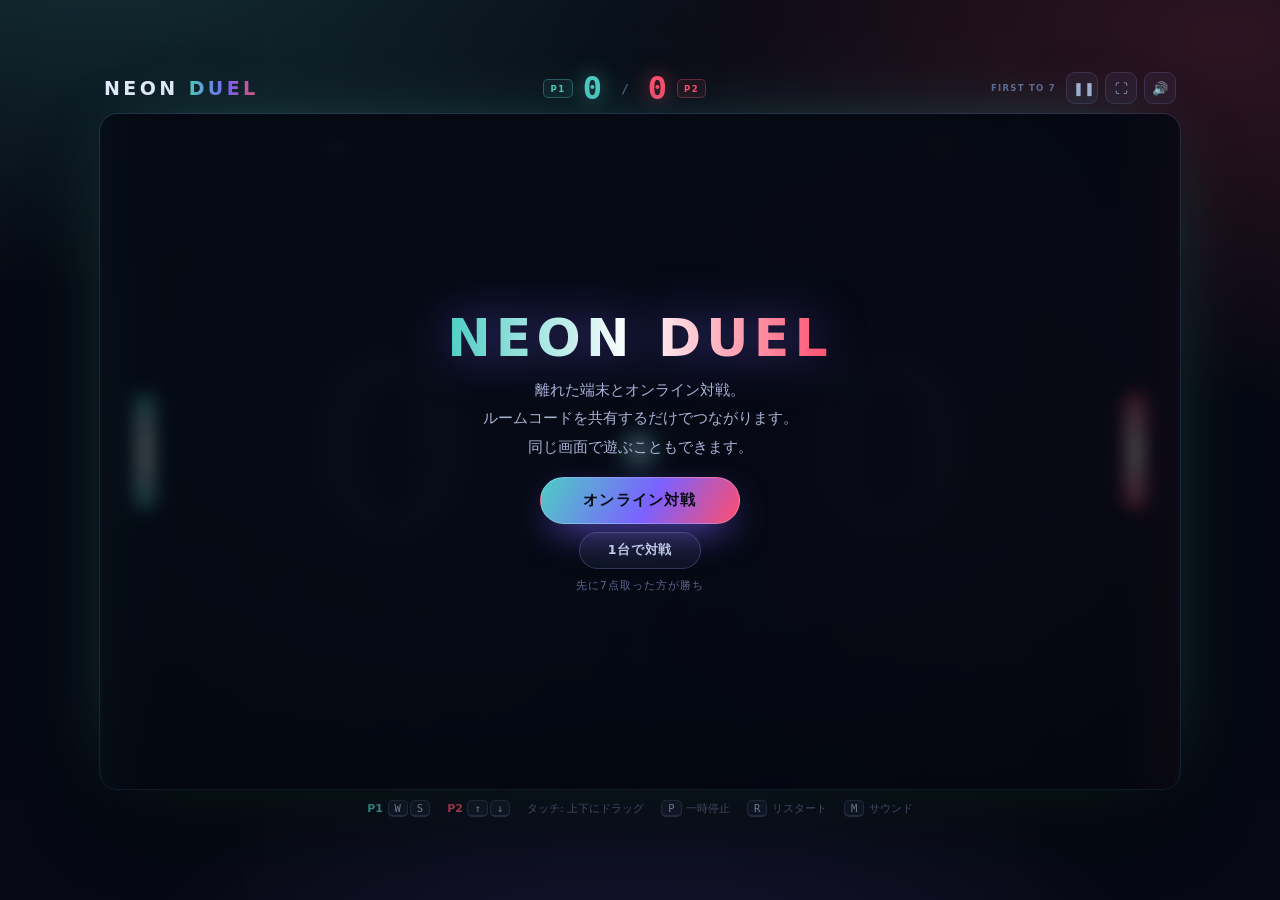
<file: duel.html>
<!DOCTYPE html>
<html lang="ja">
<head>
<meta charset="UTF-8">
<meta name="viewport" content="width=device-width, initial-scale=1.0, maximum-scale=1.0, user-scalable=no, viewport-fit=cover">
<meta name="theme-color" content="#060913">
<meta name="apple-mobile-web-app-capable" content="yes">
<meta name="apple-mobile-web-app-status-bar-style" content="black-translucent">
<meta name="apple-mobile-web-app-title" content="NEON DUEL">
<meta name="mobile-web-app-capable" content="yes">
<meta name="format-detection" content="telephone=no">
<meta name="description" content="離れた端末とオンライン対戦できるネオン風ピンポンゲーム。iPhoneは縦持ちのまま、画面下のパッドで操作できます。ルームコードを共有するだけで遊べます。">
<link rel="manifest" href="manifest.webmanifest">
<link rel="icon" href="icon.svg" type="image/svg+xml">
<link rel="apple-touch-icon" href="apple-touch-icon.png">
<title>NEON DUEL — オンライン2人対戦</title>
<style>
  * { box-sizing: border-box; }
  [hidden] { display: none !important; }

  :root {
    --cyan: #4ecdc4;
    --pink: #ff4d6d;
    --violet: #7b61ff;
    color-scheme: dark;
  }

  html, body { height: 100%; }
  html { -webkit-text-size-adjust: 100%; }

  body {
    margin: 0;
    min-height: 100vh;
    min-height: 100svh;
    min-height: 100dvh;
    display: flex;
    align-items: center;
    justify-content: center;
    padding:
      max(12px, env(safe-area-inset-top))
      max(12px, env(safe-area-inset-right))
      max(12px, env(safe-area-inset-bottom))
      max(12px, env(safe-area-inset-left));
    background: #060913;
    background-image:
      radial-gradient(1000px 560px at 8% -10%, rgba(78, 205, 196, 0.20), transparent 68%),
      radial-gradient(900px 540px at 96% 4%, rgba(255, 77, 109, 0.16), transparent 68%),
      radial-gradient(800px 500px at 50% 118%, rgba(123, 97, 255, 0.16), transparent 70%);
    color: #e8ecff;
    font-family: ui-sans-serif, system-ui, "Segoe UI", "Hiragino Sans", "Noto Sans JP", sans-serif;
    -webkit-font-smoothing: antialiased;
    overscroll-behavior: none;
    touch-action: manipulation;
    -webkit-user-select: none;
    user-select: none;
    -webkit-touch-callout: none;
    -webkit-tap-highlight-color: transparent;
    overflow-x: hidden;
  }

  .wrap {
    width: min(1080px, 100%, calc((100vh - 156px) * 1.6));
    width: min(1080px, 100%, calc((100dvh - 156px) * 1.6));
    margin: 0 auto;
  }

  /* ---------- ヘッダー ---------- */
  header {
    display: flex;
    align-items: center;
    justify-content: space-between;
    gap: 12px;
    margin-bottom: 10px;
    padding: 0 4px;
  }

  .brand {
    font-size: clamp(14px, 2vw, 19px);
    font-weight: 900;
    letter-spacing: 0.18em;
    line-height: 1;
    white-space: nowrap;
  }

  .brand span {
    background: linear-gradient(90deg, var(--cyan), var(--violet) 55%, var(--pink));
    -webkit-background-clip: text;
    background-clip: text;
    color: transparent;
  }

  .scoreboard {
    display: flex;
    align-items: center;
    gap: clamp(8px, 1.8vw, 18px);
  }

  .score-side { display: flex; align-items: center; gap: 9px; }

  .tag {
    font-size: 8.5px;
    font-weight: 800;
    letter-spacing: 0.18em;
    padding: 4px 6px 3px;
    border-radius: 5px;
    border: 1px solid rgba(150, 170, 255, 0.18);
    background: rgba(150, 170, 255, 0.06);
    color: #9aa5cc;
  }

  .p1 .tag { color: var(--cyan); border-color: rgba(78, 205, 196, 0.35); background: rgba(78, 205, 196, 0.08); }
  .p2 .tag { color: var(--pink); border-color: rgba(255, 77, 109, 0.35); background: rgba(255, 77, 109, 0.08); }

  .num {
    display: inline-block;
    min-width: 1.1ch;
    text-align: center;
    font-family: ui-monospace, "Cascadia Code", Consolas, monospace;
    font-size: clamp(22px, 3.4vw, 32px);
    font-weight: 800;
    line-height: 1;
    font-variant-numeric: tabular-nums;
    transform-origin: center;
  }

  .p1 .num { color: var(--cyan); text-shadow: 0 0 20px rgba(78, 205, 196, 0.55); }
  .p2 .num { color: var(--pink); text-shadow: 0 0 20px rgba(255, 77, 109, 0.55); }

  .num.pop { animation: pop 0.36s cubic-bezier(0.3, 1.6, 0.5, 1); }

  @keyframes pop {
    0% { transform: scale(1); }
    35% { transform: scale(1.42); }
    100% { transform: scale(1); }
  }

  .vs {
    color: #4d587f;
    font-family: ui-monospace, Consolas, monospace;
    font-size: 13px;
    font-weight: 700;
  }

  .tools { display: flex; align-items: center; gap: 7px; }

  .target {
    margin-right: 3px;
    color: #5f6a95;
    font-size: 8.5px;
    font-weight: 800;
    letter-spacing: 0.15em;
    white-space: nowrap;
  }

  .icon-btn {
    width: 32px;
    height: 32px;
    display: grid;
    place-items: center;
    border-radius: 9px;
    border: 1px solid rgba(150, 170, 255, 0.16);
    background: rgba(150, 170, 255, 0.06);
    color: #aab3d6;
    font-size: 13px;
    line-height: 1;
    cursor: pointer;
    transition: background 0.2s, color 0.2s, transform 0.15s;
  }

  .icon-btn:hover { background: rgba(150, 170, 255, 0.14); color: #fff; }
  .icon-btn:active { transform: scale(0.94); }

  /* ---------- ゲーム画面 ---------- */
  .stage {
    position: relative;
    border-radius: 18px;
    overflow: hidden;
    background: #080d1c;
    touch-action: none;
    box-shadow:
      0 30px 80px -22px rgba(0, 0, 0, 0.95),
      0 0 0 1px rgba(120, 150, 255, 0.17),
      0 0 80px -42px rgba(78, 205, 196, 0.85);
  }

  canvas {
    display: block;
    width: 100%;
    height: auto;
    aspect-ratio: 8 / 5;
    touch-action: none;
    cursor: default;
  }

  /* 縦持ち用の操作パッド。横持ち・PCでは非表示 */
  .touchpad { display: none; }

  /* ---------- オーバーレイ ---------- */
  .overlay {
    position: absolute;
    inset: 0;
    display: flex;
    flex-direction: column;
    align-items: center;
    justify-content: center;
    gap: 9px;
    padding: 22px;
    text-align: center;
    background: rgba(5, 8, 18, 0.76);
    -webkit-backdrop-filter: blur(8px);
    backdrop-filter: blur(8px);
    opacity: 0;
    visibility: hidden;
    pointer-events: none;
    touch-action: pan-y;
    transition: opacity 0.25s ease;
  }

  .overlay.show { opacity: 1; visibility: visible; pointer-events: auto; }

  .overlay h2 {
    margin: 0;
    font-size: clamp(28px, 6vw, 52px);
    font-weight: 900;
    letter-spacing: 0.1em;
    line-height: 1.1;
    background: linear-gradient(90deg, var(--cyan), #ffffff 48%, var(--pink));
    -webkit-background-clip: text;
    background-clip: text;
    color: transparent;
    filter: drop-shadow(0 0 24px rgba(123, 97, 255, 0.55));
  }

  .overlay p {
    margin: 0;
    max-width: 30em;
    color: #aab3d6;
    font-size: clamp(12px, 1.8vw, 15px);
    line-height: 1.9;
  }

  .overlay p b { color: #fff; font-weight: 800; }

  .iphone-line { display: none; }

  .overlay .note {
    margin-top: 1px;
    color: #5e6994;
    font-size: 10.5px;
    letter-spacing: 0.1em;
  }

  .ov-actions {
    display: flex;
    flex-direction: column;
    align-items: center;
    gap: 8px;
    margin-top: 7px;
  }

  #ov-btn {
    padding: 13px 42px;
    border: 1px solid rgba(255, 255, 255, 0.22);
    border-radius: 999px;
    background: linear-gradient(120deg, var(--cyan), var(--violet) 55%, var(--pink));
    color: #070b16;
    font-family: inherit;
    font-size: 15px;
    font-weight: 900;
    letter-spacing: 0.08em;
    cursor: pointer;
    box-shadow: 0 14px 38px -12px rgba(123, 97, 255, 0.95);
    transition: transform 0.15s ease, box-shadow 0.15s ease, opacity 0.15s ease;
  }

  #ov-btn:hover { transform: translateY(-2px); box-shadow: 0 20px 46px -14px rgba(123, 97, 255, 1); }
  #ov-btn:active { transform: translateY(0) scale(0.98); }
  #ov-btn:disabled { opacity: 0.45; cursor: default; transform: none; box-shadow: none; }

  #ov-btn2 {
    padding: 9px 28px;
    border-radius: 999px;
    border: 1px solid rgba(150, 170, 255, 0.24);
    background: rgba(150, 170, 255, 0.07);
    color: #c2cbeb;
    font-family: inherit;
    font-size: 12.5px;
    font-weight: 700;
    letter-spacing: 0.06em;
    cursor: pointer;
    transition: background 0.2s, color 0.2s;
  }

  #ov-btn2:hover { background: rgba(150, 170, 255, 0.16); color: #fff; }

  /* ---------- オンラインロビー ---------- */
  .overlay.lobby { z-index: 2; padding: 14px; }

  .lobby-box {
    width: min(460px, 100%);
    display: flex;
    flex-direction: column;
    align-items: center;
    gap: 8px;
  }

  .lobby-box h2 { font-size: clamp(24px, 4.6vw, 42px); }

  .lobby-lead {
    font-size: clamp(11px, 1.7vw, 13.5px) !important;
    color: #8b96bd !important;
    line-height: 1.7 !important;
  }

  .lb-panel {
    width: 100%;
    display: flex;
    flex-direction: column;
    align-items: center;
    gap: 10px;
    margin-top: 3px;
  }

  .wide-btn {
    width: min(300px, 100%);
    padding: 12px 28px;
    border: 1px solid rgba(255, 255, 255, 0.22);
    border-radius: 999px;
    background: linear-gradient(120deg, var(--cyan), var(--violet) 60%, var(--pink));
    color: #070b16;
    font-family: inherit;
    font-size: 14px;
    font-weight: 900;
    letter-spacing: 0.07em;
    cursor: pointer;
    box-shadow: 0 12px 32px -12px rgba(123, 97, 255, 0.9);
    transition: transform 0.15s, filter 0.15s;
  }

  .wide-btn:hover { transform: translateY(-1px); filter: brightness(1.06); }
  .wide-btn:active { transform: scale(0.98); }

  .join-row {
    display: flex;
    gap: 8px;
    width: min(300px, 100%);
  }

  #join-code {
    flex: 1;
    min-width: 0;
    padding: 11px 10px;
    border-radius: 10px;
    border: 1px solid rgba(150, 170, 255, 0.22);
    background: rgba(150, 170, 255, 0.06);
    color: #fff;
    font-family: ui-monospace, "Cascadia Code", Consolas, monospace;
    font-size: 16px;
    font-weight: 700;
    letter-spacing: 0.22em;
    text-align: center;
    text-transform: uppercase;
    outline: none;
    transition: border-color 0.2s, box-shadow 0.2s;
  }

  #join-code::placeholder {
    color: #4f5a80;
    font-family: inherit;
    font-size: 11.5px;
    font-weight: 600;
    letter-spacing: 0.06em;
  }

  #join-code:focus {
    border-color: rgba(78, 205, 196, 0.6);
    box-shadow: 0 0 0 3px rgba(78, 205, 196, 0.12);
  }

  .small-btn {
    padding: 10px 16px;
    border-radius: 10px;
    border: 1px solid rgba(78, 205, 196, 0.3);
    background: rgba(78, 205, 196, 0.1);
    color: #bff8f3;
    font-family: inherit;
    font-size: 12px;
    font-weight: 800;
    letter-spacing: 0.04em;
    cursor: pointer;
    white-space: nowrap;
    transition: background 0.2s, opacity 0.2s;
  }

  .small-btn:hover { background: rgba(78, 205, 196, 0.18); }
  .small-btn:disabled { opacity: 0.35; cursor: default; }

  .code-cap {
    margin: 0;
    color: #5f6a95;
    font-size: 9px;
    font-weight: 800;
    letter-spacing: 0.24em;
  }

  .room-code {
    padding: 2px 6px 2px 14px;
    color: #fff;
    font-family: ui-monospace, "Cascadia Code", Consolas, monospace;
    font-size: clamp(30px, 5.2vw, 44px);
    font-weight: 800;
    letter-spacing: 0.22em;
    line-height: 1.15;
    text-shadow: 0 0 26px rgba(78, 205, 196, 0.7);
    -webkit-user-select: text;
    user-select: text;
  }

  .status-line {
    display: flex;
    align-items: center;
    justify-content: center;
    gap: 9px;
    min-height: 18px;
    color: #9aa5cc;
    font-size: 11.5px;
  }

  .spinner {
    width: 13px;
    height: 13px;
    flex: none;
    border-radius: 50%;
    border: 2px solid rgba(120, 150, 255, 0.2);
    border-top-color: var(--cyan);
    animation: spin 0.8s linear infinite;
  }

  @keyframes spin { to { transform: rotate(360deg); } }

  .lb-error {
    margin: 0;
    min-height: 1.1em;
    max-width: 320px;
    color: #ff9aae;
    font-size: 11.5px;
    line-height: 1.5;
  }

  .link-btn {
    padding: 2px 6px;
    border: 0;
    background: none;
    color: #7d88b3;
    font-family: inherit;
    font-size: 11.5px;
    cursor: pointer;
  }

  .link-btn:hover { color: #fff; }

  .join-code-view {
    margin: 0;
    color: #8b96bd;
    font-family: ui-monospace, Consolas, monospace;
    font-size: 20px;
    font-weight: 700;
    letter-spacing: 0.2em;
  }

  /* ---------- フッター ---------- */
  .hint {
    display: flex;
    flex-wrap: wrap;
    align-items: center;
    justify-content: center;
    gap: 7px 16px;
    margin-top: 11px;
    padding: 0 4px;
    color: #66719a;
    font-size: 11px;
  }

  .hint .p1hint b { color: var(--cyan); }
  .hint .p2hint b { color: var(--pink); }

  kbd {
    display: inline-block;
    padding: 1px 6px;
    margin: 0 1px;
    border-radius: 5px;
    border: 1px solid rgba(150, 170, 255, 0.22);
    border-bottom-width: 2px;
    background: rgba(150, 170, 255, 0.08);
    color: #b9c3e6;
    font-family: ui-monospace, Consolas, monospace;
    font-size: 10.5px;
  }

  @media (max-width: 680px) {
    .brand { font-size: 13px; letter-spacing: 0.08em; }
    .tag { display: none; }
    .target { display: none; }
    .scoreboard { gap: 6px; }
    .num { font-size: 26px; }
    .icon-btn { width: 44px; height: 44px; border-radius: 12px; font-size: 15px; }
    .tools { gap: 5px; }
    .stage { border-radius: 13px; }
    .hint { gap: 6px 11px; font-size: 10px; }
    .overlay { padding: 12px; gap: 6px; }
    .overlay h2 { font-size: clamp(22px, 6vw, 40px); }
    .overlay p { font-size: 11px; line-height: 1.6; }
    .overlay .note { display: none; }
    #ov-btn { min-height: 46px; padding: 12px 30px; font-size: 14px; }
    #ov-btn2 { min-height: 40px; padding: 9px 20px; font-size: 12px; }
    .lobby-box h2 { font-size: clamp(20px, 5.6vw, 32px); }
    .lobby-lead { display: none; }
    .wide-btn { min-height: 48px; padding: 12px 24px; font-size: 14px; }
    .small-btn { min-height: 46px; font-size: 13px; }
    .lb-panel { gap: 8px; margin-top: 0; }
    .room-code { font-size: 32px; }
    #join-code { min-height: 46px; }
    .link-btn { padding: 8px 10px; font-size: 12px; }
  }

  /* iPhone などの縦向き: ロビーが窮屈にならないよう画面全体を使う */
  @media (max-width: 680px) and (orientation: portrait) {
    html, body { height: 100%; overflow: hidden; }
    body {
      height: 100vh;
      height: 100dvh;
      min-height: 0;
      display: flex;
      align-items: stretch;
      padding:
        max(8px, env(safe-area-inset-top))
        max(10px, env(safe-area-inset-right))
        max(8px, env(safe-area-inset-bottom))
        max(10px, env(safe-area-inset-left));
      overscroll-behavior: none;
    }
    .wrap {
      width: 100%;
      max-width: none;
      height: 100%;
      display: flex;
      flex-direction: column;
    }
    header { flex: none; margin-bottom: 8px; }
    .stage {
      flex: 1;
      min-height: 0;
      display: flex;
      flex-direction: column;
      align-items: stretch;
      justify-content: flex-start;
      border-radius: 16px;
    }
    canvas {
      flex: 0 0 auto;
      width: 100%;
      height: auto;
      max-height: none;
      aspect-ratio: 8 / 5;
    }

    /* 縦持ちではゲーム画面の下に大きな縦スライド操作パッドを置く */
    .touchpad {
      position: relative;
      display: block;
      flex: 1 1 auto;
      min-height: 0;
      margin-top: 8px;
      border-radius: 14px;
      border: 1px solid rgba(120, 150, 255, 0.18);
      background:
        radial-gradient(ellipse at 50% 0%, rgba(78, 205, 196, 0.08), transparent 55%),
        radial-gradient(ellipse at 50% 100%, rgba(255, 77, 109, 0.07), transparent 55%),
        linear-gradient(180deg, rgba(10, 16, 34, 0.9), rgba(6, 10, 20, 0.96));
      overflow: hidden;
      pointer-events: none;
    }
    .touchpad-rail {
      position: absolute;
      left: 50%;
      top: 14px;
      bottom: 14px;
      width: 2px;
      margin-left: -1px;
      background: linear-gradient(180deg, rgba(78, 205, 196, 0.45), rgba(150, 170, 255, 0.08) 50%, rgba(255, 77, 109, 0.45));
      opacity: 0.6;
    }
    .touchpad-knob {
      position: absolute;
      left: 25%;
      top: 50%;
      width: 52px;
      height: 52px;
      margin-left: -26px;
      margin-top: -26px;
      border-radius: 50%;
      display: flex;
      align-items: center;
      justify-content: center;
      font-size: 11px;
      font-weight: 900;
      letter-spacing: 0.08em;
      color: #07101b;
      background: radial-gradient(circle at 35% 30%, #ffffff, #7cf5e9 45%, #25b9b1);
      box-shadow: 0 0 18px rgba(78, 205, 196, 0.55), 0 8px 20px rgba(0, 0, 0, 0.4);
      will-change: top;
    }
    .touchpad-knob.p2 {
      left: 75%;
      background: radial-gradient(circle at 35% 30%, #ffffff, #ff9fb2 45%, #e3355b);
      box-shadow: 0 0 18px rgba(255, 77, 109, 0.55), 0 8px 20px rgba(0, 0, 0, 0.4);
    }
    .touchpad-knob span { transform: translateY(1px); }
    .touchpad-caption {
      position: absolute;
      left: 0;
      right: 0;
      bottom: 8px;
      text-align: center;
      font-size: 10px;
      letter-spacing: 0.12em;
      color: rgba(170, 190, 235, 0.72);
    }

    .overlay { border-radius: 16px; overflow-y: auto; }
    .lobby-lead { display: block; max-width: 24em; font-size: 11px !important; line-height: 1.55 !important; }
    .hint { display: none; }
  }

  /* iPhone 横向き: ヘッダー以外をゲーム画面に使い、黒帯を許容して最大化 */
  @media (orientation: landscape) and (max-height: 520px) {
    html, body { height: 100%; overflow: hidden; }
    body {
      height: 100vh;
      height: 100dvh;
      min-height: 0;
      display: block;
      padding: 0;
      overscroll-behavior: none;
    }
    .wrap {
      width: 100%;
      max-width: none;
      height: 100%;
      display: flex;
      flex-direction: column;
      margin: 0;
      /* ホームインジケーターとゲーム画面の下端が重ならないようにする */
      padding-bottom: env(safe-area-inset-bottom);
    }
    header {
      flex: none;
      margin: 0;
      padding:
        max(4px, env(safe-area-inset-top))
        max(10px, env(safe-area-inset-right))
        4px
        max(10px, env(safe-area-inset-left));
      gap: 8px;
    }
    .brand { font-size: 12px; letter-spacing: 0.1em; }
    .scoreboard { gap: 8px; }
    .num { font-size: 26px; }
    .icon-btn { width: 44px; height: 44px; border-radius: 12px; font-size: 15px; }
    .tools { gap: 6px; }
    .stage {
      flex: 1;
      min-height: 0;
      display: flex;
      align-items: center;
      justify-content: center;
      border-radius: 0;
      box-shadow: none;
    }
    canvas {
      width: auto;
      height: 100%;
      max-width: 100%;
      max-height: 100%;
      aspect-ratio: 8 / 5;
    }
    .hint { display: none; }
    .overlay {
      padding:
        6px
        max(14px, env(safe-area-inset-right))
        6px
        max(14px, env(safe-area-inset-left));
      gap: 5px;
      overflow-y: auto;
    }
    .overlay h2 { font-size: clamp(22px, 6.2vh, 34px); }
    .overlay p { font-size: 11px; line-height: 1.55; }
    .overlay .note { display: none; }
    .ov-actions { gap: 5px; margin-top: 3px; }
    #ov-btn { min-height: 44px; padding: 10px 30px; font-size: 13px; }
    #ov-btn2 { min-height: 40px; padding: 8px 20px; font-size: 11px; }
    .lobby-box h2 { font-size: clamp(20px, 5vh, 30px); }
    .lobby-lead { display: none; }
    .lb-panel { gap: 6px; }
    .wide-btn { min-height: 44px; padding: 10px 22px; font-size: 13px; }
    #join-code { min-height: 44px; }
    .small-btn { min-height: 44px; }
    .link-btn { min-height: 40px; }
    .room-code { font-size: 30px; }
    .status-line { min-height: 16px; }
    .lb-error { font-size: 10.5px; }
  }

  @media (pointer: coarse) {
    .iphone-line { display: inline; }
    .icon-btn, .wide-btn, .small-btn, #ov-btn, #ov-btn2, .link-btn, #join-code {
      touch-action: manipulation;
    }
    .icon-btn:active, .wide-btn:active, .small-btn:active, #ov-btn:active, #ov-btn2:active {
      transform: scale(0.96);
    }
  }

  @media (hover: none) {
    .hint .keyhint { display: none; }
    .hint kbd { display: none; }
  }

  @media (prefers-reduced-motion: reduce) {
    * { transition-duration: 0.01ms !important; }
    .spinner { animation-duration: 1.4s; }
  }
</style>
</head>
<body>
<div class="wrap">
  <header>
    <div class="brand">NEON <span>DUEL</span></div>
    <div class="scoreboard" aria-label="スコア">
      <div class="score-side p1"><span class="tag">P1</span><span class="num" id="score1">0</span></div>
      <span class="vs">/</span>
      <div class="score-side p2"><span class="num" id="score2">0</span><span class="tag">P2</span></div>
    </div>
    <div class="tools">
      <span class="target" id="mode-label">FIRST TO 7</span>
      <button class="icon-btn" id="pause" type="button" aria-label="一時停止" title="一時停止 (P)">❚❚</button>
      <button class="icon-btn" id="fs" type="button" aria-label="全画面表示" title="全画面">⛶</button>
      <button class="icon-btn" id="sound" type="button" aria-label="サウンドの切り替え" title="サウンド (M)">🔊</button>
    </div>
  </header>

  <div class="stage">
    <canvas id="game" width="960" height="600" aria-label="2人対戦ピンポンゲーム画面"></canvas>

    <div class="touchpad" id="touchpad" aria-hidden="true">
      <div class="touchpad-rail"></div>
      <div class="touchpad-knob p1" id="pad-p1"><span>P1</span></div>
      <div class="touchpad-knob p2" id="pad-p2"><span>P2</span></div>
      <div class="touchpad-caption">上下にドラッグ</div>
    </div>

    <div class="overlay" id="overlay">
      <h2 id="ov-title">NEON DUEL</h2>
      <p id="ov-msg"></p>
      <div class="ov-actions">
        <button id="ov-btn" type="button">オンライン対戦</button>
        <button id="ov-btn2" type="button">1台で対戦</button>
      </div>
      <span class="note" id="ov-note"></span>
    </div>

    <div class="overlay lobby" id="lobby">
      <div class="lobby-box">
        <h2>ONLINE MATCH</h2>
        <p class="lobby-lead">ルームを作るか、相手のコードで参加してください。</p>

        <div class="lb-panel" id="lb-menu">
          <button class="wide-btn" id="btn-host" type="button">ルームを作る</button>
          <div class="join-row">
            <input id="join-code" type="text" maxlength="5" inputmode="text" autocomplete="off" autocapitalize="characters" spellcheck="false" placeholder="コード 5文字" aria-label="ルームコード">
            <button class="small-btn" id="btn-join" type="button">参加</button>
          </div>
          <p class="lb-error" id="lb-error" role="alert"></p>
          <button class="link-btn" id="btn-lobby-back" type="button">← タイトルに戻る</button>
        </div>

        <div class="lb-panel" id="lb-wait" hidden>
          <p class="code-cap">ROOM CODE</p>
          <div class="room-code" id="room-code">·····</div>
          <button class="small-btn" id="btn-copy" type="button" disabled>コードをコピー</button>
          <div class="status-line"><span class="spinner"></span><span id="host-status">ルームを作成中…</span></div>
          <button class="link-btn" id="btn-cancel-host" type="button">キャンセル</button>
        </div>

        <div class="lb-panel" id="lb-joining" hidden>
          <p class="join-code-view" id="join-code-view"></p>
          <div class="status-line"><span class="spinner"></span><span id="join-status">接続中…</span></div>
          <button class="link-btn" id="btn-cancel-join" type="button">キャンセル</button>
        </div>
      </div>
    </div>
  </div>

  <p class="hint">
    <span class="p1hint" id="hint-p1"><b>P1</b> <kbd>W</kbd><kbd>S</kbd></span>
    <span class="p2hint" id="hint-p2"><b>P2</b> <kbd>↑</kbd><kbd>↓</kbd></span>
    <span id="hint-touch">タッチ: 上下にドラッグ</span>
    <span class="keyhint"><kbd>P</kbd> 一時停止</span>
    <span class="keyhint"><kbd>R</kbd> リスタート</span>
    <span class="keyhint"><kbd>M</kbd> サウンド</span>
  </p>
</div>

<script>
(() => {
  'use strict';

  // ============================================================
  //  基本設定
  // ============================================================
  const W = 960;
  const H = 600;
  const TAU = Math.PI * 2;
  const IS_MOBILE = window.matchMedia('(pointer: coarse)').matches ||
    window.innerWidth < 900 ||
    /iPhone|iPad|iPod/i.test(navigator.userAgent);
  const DPR = Math.min(window.devicePixelRatio || 1, IS_MOBILE ? 1.5 : 2);
  const TRAIL_MAX = IS_MOBILE ? 10 : 16;
  const PARTICLE_MAX = IS_MOBILE ? 120 : 320;
  const PARTICLE_SCALE = IS_MOBILE ? 0.55 : 1;
  const STATE_HZ = 30;
  const INPUT_HZ = 60;
  const INTERP_DELAY = 0.06;
  const RENDER_MIN_MS = IS_MOBILE ? (1000 / 60 - 2) : 0;

  const canvas = document.getElementById('game');
  let ctx = canvas.getContext('2d');

  // 背景・中央線・スコア透かしなど、毎フレーム変わらない描画をキャッシュする
  const bgCanvas = document.createElement('canvas');
  const fgCanvas = document.createElement('canvas');
  let bgReady = false;
  let fgReady = false;
  let fgKey = '';
  const spriteCache = new Map();

  const el = {
    score1: document.getElementById('score1'),
    score2: document.getElementById('score2'),
    overlay: document.getElementById('overlay'),
    ovTitle: document.getElementById('ov-title'),
    ovMsg: document.getElementById('ov-msg'),
    ovBtn: document.getElementById('ov-btn'),
    ovBtn2: document.getElementById('ov-btn2'),
    ovNote: document.getElementById('ov-note'),
    sound: document.getElementById('sound'),
    pause: document.getElementById('pause'),
    fs: document.getElementById('fs'),
    modeLabel: document.getElementById('mode-label'),
    hintP1: document.getElementById('hint-p1'),
    hintP2: document.getElementById('hint-p2'),
    hintTouch: document.getElementById('hint-touch'),
    stage: document.querySelector('.stage'),
    touchpad: document.getElementById('touchpad'),
    padP1: document.getElementById('pad-p1'),
    padP2: document.getElementById('pad-p2'),
    lobby: document.getElementById('lobby'),
    lbMenu: document.getElementById('lb-menu'),
    lbWait: document.getElementById('lb-wait'),
    lbJoining: document.getElementById('lb-joining'),
    lbError: document.getElementById('lb-error'),
    btnHost: document.getElementById('btn-host'),
    btnJoin: document.getElementById('btn-join'),
    btnLobbyBack: document.getElementById('btn-lobby-back'),
    joinCode: document.getElementById('join-code'),
    joinCodeView: document.getElementById('join-code-view'),
    joinStatus: document.getElementById('join-status'),
    roomCode: document.getElementById('room-code'),
    btnCopy: document.getElementById('btn-copy'),
    hostStatus: document.getElementById('host-status'),
    btnCancelHost: document.getElementById('btn-cancel-host'),
    btnCancelJoin: document.getElementById('btn-cancel-join')
  };

  const COLORS = { cyan: '#4ecdc4', pink: '#ff4d6d', violet: '#7b61ff' };

  const CFG = {
    winScore: 7,
    paddle: { w: 16, h: 100, inset: 32, speed: 660 },
    ball: { r: 9, speed: 520, maxSpeed: 1180, accel: 1.045, boost: 12 },
    serveDelay: 1.25,
    pointDelay: 1.0
  };

  const clamp = (v, lo, hi) => (v < lo ? lo : v > hi ? hi : v);

  // ============================================================
  //  状態
  // ============================================================
  // start / serve / play / point / paused / over
  let state = 'start';
  let pauseState = 'play';
  let mode = 'local'; // local / host / guest
  let netLost = false;

  const scores = { left: 0, right: 0 };
  const keys = new Set();

  let serveTimer = 0;
  let serveDir = 1;
  let pointTimer = 0;
  let goFlash = 0;
  let shake = 0;
  let time = 0;
  let soundOn = true;

  const goalFlash = { left: 0, right: 0 };
  const particles = [];
  const trail = [];
  const pointers = new Map();

  const view = { sx: 1, sy: 1 };

  function makePaddle(side) {
    return {
      side,
      x: side === 'left'
        ? CFG.paddle.inset + CFG.paddle.w / 2
        : W - CFG.paddle.inset - CFG.paddle.w / 2,
      w: CFG.paddle.w,
      h: CFG.paddle.h,
      cy: H / 2,
      prev: H / 2,
      vy: 0,
      flash: 0
    };
  }

  const p1 = makePaddle('left');
  const p2 = makePaddle('right');
  const ball = { x: W / 2, y: H / 2, vx: 0, vy: 0, r: CFG.ball.r };

  // ============================================================
  //  ネットワーク設定
  // ============================================================
  // パブリックMQTTブローカーを経由して、ルームごとにメッセージを交換します。
  const MQTT_BROKER = 'wss://broker.emqx.io:8084/mqtt';
  const MQTT_CDN = [
    'https://cdn.jsdelivr.net/npm/mqtt@5.10.1/dist/mqtt.min.js',
    'https://unpkg.com/mqtt@5.10.1/dist/mqtt.min.js'
  ];
  const TOPIC_PREFIX = 'neon-duel/v1/';
  const RTC_CONFIG = {
    iceServers: [
      { urls: 'stun:stun.l.google.com:19302' },
      { urls: 'stun:stun1.l.google.com:19302' }
    ]
  };
  const ROOM_CHARS = 'ABCDEFGHJKLMNPQRSTUVWXYZ23456789';
  let mqttLoader = null;

  const net = {
    mqtt: null,
    conn: null,
    isHost: false,
    code: '',
    hostTopic: '',
    guestTopic: '',
    outTopic: '',
    connected: false,
    intentionalClose: false,
    connecting: false,
    joinTimer: null,
    helloTimer: null,
    heartbeat: null,
    lastRx: 0,
    started: false,
    snapshot: null,
    snapAt: 0,
    snapshots: [],
    clockOffset: null,
    lastPhase: 'serve',
    lastEvent: 0,
    lastScores: { left: 0, right: 0 },
    eventId: 0,
    eventKind: '',
    seq: 0,
    sendAcc: 0,
    inputAcc: 0,
    inputDirty: true,
    lastInputAt: 0,
    lastSentY: H / 2,
    ping: 0,
    pingTimer: 0,
    oneWay: 0,
    oneWayTarget: 0,
    rtc: null,
    rtcDc: null,
    rtcOpen: false,
    rtcIce: [],
    lastSeq: 0,
    guestY: H / 2,
    pauseState: 'play',
    rematchPending: false,
    startId: 0,
    lastStartId: 0
  };

  // ============================================================
  //  サウンド
  // ============================================================
  let actx = null;

  function audio() {
    if (!actx) {
      const AC = window.AudioContext || window.webkitAudioContext;
      if (!AC) return null;
      actx = new AC();
    }
    if (actx.state === 'suspended') actx.resume();
    return actx;
  }

  function tone(freq, dur, type = 'sine', vol = 0.05, slideTo = null) {
    if (!soundOn) return;
    const a = audio();
    if (!a) return;
    try {
      const t0 = a.currentTime;
      const osc = a.createOscillator();
      const gain = a.createGain();
      osc.type = type;
      osc.frequency.setValueAtTime(freq, t0);
      if (slideTo) osc.frequency.exponentialRampToValueAtTime(slideTo, t0 + dur);
      gain.gain.setValueAtTime(vol, t0);
      gain.gain.exponentialRampToValueAtTime(0.0001, t0 + dur);
      osc.connect(gain);
      gain.connect(a.destination);
      osc.start(t0);
      osc.stop(t0 + dur + 0.02);
    } catch (e) { /* 無視 */ }
  }

  function toggleSound() {
    soundOn = !soundOn;
    el.sound.textContent = soundOn ? '🔊' : '🔇';
    el.sound.setAttribute('aria-label', soundOn ? 'サウンドをオフにする' : 'サウンドをオンにする');
    if (soundOn) tone(720, 0.07, 'triangle', 0.04);
  }

  // ============================================================
  //  HUD / オーバーレイ
  // ============================================================
  function syncScore(popSide) {
    el.score1.textContent = scores.left;
    el.score2.textContent = scores.right;
    if (popSide) {
      const node = popSide === 'left' ? el.score1 : el.score2;
      node.classList.remove('pop');
      void node.offsetWidth;
      node.classList.add('pop');
    }
  }

  let overlayAction = null;
  let overlayAction2 = null;

  function showOverlay(title, msg, btn, action, note, btn2, action2) {
    el.ovTitle.textContent = title;
    el.ovMsg.innerHTML = msg;
    el.ovBtn.textContent = btn;
    el.ovBtn.disabled = false;
    el.ovBtn.style.display = btn ? '' : 'none';
    el.ovBtn2.textContent = btn2 || '';
    el.ovBtn2.style.display = btn2 ? '' : 'none';
    el.ovNote.textContent = note || '';
    overlayAction = action || null;
    overlayAction2 = action2 || null;
    el.overlay.classList.add('show');
  }

  function hideOverlay() {
    el.overlay.classList.remove('show');
    overlayAction = null;
    overlayAction2 = null;
  }

  function runOverlayAction(fn) {
    el.ovBtn.blur();
    el.ovBtn2.blur();
    audio();
    if (fn) fn();
  }

  el.ovBtn.addEventListener('click', () => runOverlayAction(overlayAction));
  el.ovBtn2.addEventListener('click', () => runOverlayAction(overlayAction2));

  function updateModeUI() {
    const link = net.rtcOpen ? 'P2P' : 'ONLINE';
    if (mode === 'host') {
      el.modeLabel.textContent = 'P1 YOU' + (net.ping ? ' · ' + net.ping + 'ms ' : ' · ') + link;
    } else if (mode === 'guest') {
      el.modeLabel.textContent = 'P2 YOU' + (net.ping ? ' · ' + net.ping + 'ms ' : ' · ') + link;
    } else {
      el.modeLabel.textContent = 'FIRST TO 7';
    }
    updateHint();
  }

  function isTouchOnly() {
    return window.matchMedia('(hover: none), (pointer: coarse)').matches;
  }

  function updateHint() {
    const touch = isTouchOnly();
    const pad = touchpadActive();

    if (mode === 'local') {
      el.hintP1.style.display = '';
      el.hintP1.className = 'p1hint';
      el.hintP1.innerHTML = touch ? '<b>P1</b> 左側' : '<b>P1</b> <kbd>W</kbd><kbd>S</kbd>';
      el.hintP2.style.display = '';
      el.hintP2.className = 'p2hint';
      el.hintP2.innerHTML = touch ? '<b>P2</b> 右側' : '<b>P2</b> <kbd>↑</kbd><kbd>↓</kbd>';
      el.hintTouch.textContent = pad
        ? '下のパッド: 左半分=P1 / 右半分=P2'
        : 'タッチ: 上下にドラッグ';
    } else {
      el.hintP1.style.display = '';
      el.hintP1.className = mode === 'guest' ? 'p2hint' : 'p1hint';
      el.hintP1.innerHTML = touch
        ? '<b>YOU</b> 画面をドラッグ'
        : '<b>YOU</b> <kbd>W</kbd><kbd>S</kbd> / <kbd>↑</kbd><kbd>↓</kbd>';
      el.hintP2.style.display = 'none';
      el.hintTouch.textContent = pad ? '下のパッドを上下にドラッグ' : 'タッチ: 画面を上下にドラッグ';
    }
  }

  // ============================================================
  //  ロビーUI
  // ============================================================
  function lobbyOpen() {
    return el.lobby.classList.contains('show');
  }

  function showLobbyPanel(which) {
    el.lbMenu.hidden = which !== 'menu';
    el.lbWait.hidden = which !== 'wait';
    el.lbJoining.hidden = which !== 'joining';
  }

  function setLobbyError(msg) {
    el.lbError.textContent = msg || '';
  }

  function showLobbyMenu() {
    setLobbyError('');
    showLobbyPanel('menu');
    el.joinCode.value = '';
    el.btnCopy.disabled = true;
    el.btnCopy.textContent = 'コードをコピー';
  }

  function hideLobby() {
    el.lobby.classList.remove('show');
  }

  function openLobby() {
    mode = 'local';
    destroyNet();
    updateModeUI();
    hideOverlay();
    showLobbyMenu();
    el.lobby.classList.add('show');
  }

  function makeRoomCode() {
    let s = '';
    for (let i = 0; i < 5; i++) {
      s += ROOM_CHARS[Math.floor(Math.random() * ROOM_CHARS.length)];
    }
    return s;
  }

  function loadMqttJS() {
    if (window.mqtt) return Promise.resolve(window.mqtt);
    if (mqttLoader) return mqttLoader;

    mqttLoader = new Promise((resolve, reject) => {
      let i = 0;

      const next = () => {
        if (i >= MQTT_CDN.length) {
          reject(new Error('MQTT load failed'));
          return;
        }
        const s = document.createElement('script');
        s.src = MQTT_CDN[i++];
        s.onload = () => {
          if (window.mqtt) resolve(window.mqtt);
          else next();
        };
        s.onerror = next;
        document.head.appendChild(s);
      };

      next();
    }).catch(err => {
      mqttLoader = null;
      throw err;
    });

    return mqttLoader;
  }

  // MQTTのトピックを、既存の接続オブジェクトと同じ形で扱うためのアダプター
  function createMqttChannel(outTopic) {
    const handlers = { open: [], data: [], close: [] };

    const emit = (ev, arg) => {
      const list = handlers[ev];
      if (!list) return;
      for (const fn of list.slice()) {
        try { fn(arg); } catch (e) { /* 無視 */ }
      }
    };

    const conn = {
      open: false,
      send(msg) {
        if (!conn.open || !net.mqtt || !net.mqtt.connected) return;
        const reliable = msg.t === 'start' || msg.t === 'pause' || msg.t === 'resume' ||
          msg.t === 'over' || msg.t === 'rematchReq' || msg.t === 'resync' || msg.t === 'bye';
        try {
          net.mqtt.publish(outTopic, JSON.stringify(msg), { qos: reliable ? 1 : 0, retain: false });
        } catch (e) { /* 無視 */ }
      },
      close() {
        if (!conn.open) return;
        conn.open = false;
        emit('close');
      },
      on(ev, fn) {
        if (!handlers[ev]) handlers[ev] = [];
        handlers[ev].push(fn);
        return conn;
      },
      _open() {
        if (conn.open) return;
        conn.open = true;
        emit('open');
      },
      _data(msg) {
        emit('data', msg);
      }
    };

    return conn;
  }

  // WebRTCのシグナリングはMQTT、ゲームの状態と入力はP2Pへ切り替える
  function sendSignal(msg) {
    if (!net.mqtt || !net.mqtt.connected || !net.outTopic) return;
    try {
      net.mqtt.publish(net.outTopic, JSON.stringify(msg), { qos: 1, retain: false });
    } catch (e) { /* 無視 */ }
  }

  function closeRtc() {
    if (net.rtcDc) {
      try { net.rtcDc.close(); } catch (e) { /* 無視 */ }
    }
    if (net.rtc) {
      try { net.rtc.close(); } catch (e) { /* 無視 */ }
    }
    net.rtc = null;
    net.rtcDc = null;
    net.rtcOpen = false;
    net.rtcIce.length = 0;
  }

  function setupRtcChannel(dc) {
    net.rtcDc = dc;
    dc.onopen = () => {
      if (net.rtcDc !== dc) return;
      net.rtcOpen = true;
      net.clockOffset = null;
      net.snapshots.length = 0;
      net.oneWay = 0;
      net.oneWayTarget = 0;
      send({ t: 'ping', ts: performance.now() });
      updateModeUI();
    };
    dc.onclose = () => {
      if (net.rtcDc !== dc) return;
      net.rtcOpen = false;
      net.clockOffset = null;
      net.snapshots.length = 0;
      net.oneWay = 80;
      net.oneWayTarget = 80;
      updateModeUI();
    };
    dc.onmessage = e => {
      let msg;
      try { msg = JSON.parse(e.data); } catch (err) { return; }
      if (!msg || typeof msg !== 'object') return;
      net.lastRx = performance.now();
      handleNetData(msg);
    };
  }

  async function initRtcHost() {
    if (mode !== 'host' || net.rtc || !window.RTCPeerConnection) return;

    let pc;
    let dc;
    try {
      pc = new RTCPeerConnection(RTC_CONFIG);
      dc = pc.createDataChannel('duel', { ordered: true });
    } catch (e) {
      return;
    }
    net.rtc = pc;
    setupRtcChannel(dc);

    pc.onicecandidate = e => {
      if (net.rtc !== pc || !e.candidate) return;
      sendSignal({ t: 'rtc-ice', c: e.candidate.toJSON() });
    };

    try {
      const offer = await pc.createOffer();
      await pc.setLocalDescription(offer);
      if (net.rtc === pc) sendSignal({ t: 'rtc-offer', sdp: pc.localDescription });
    } catch (e) {
      if (net.rtc === pc) closeRtc();
    }
  }

  async function acceptRtcOffer(msg) {
    if (mode !== 'guest' || net.rtc || !window.RTCPeerConnection || !msg.sdp) return;

    let pc;
    try {
      pc = new RTCPeerConnection(RTC_CONFIG);
    } catch (e) {
      return;
    }
    net.rtc = pc;

    pc.ondatachannel = e => {
      if (net.rtc !== pc) return;
      setupRtcChannel(e.channel);
    };
    pc.onicecandidate = e => {
      if (net.rtc !== pc || !e.candidate) return;
      sendSignal({ t: 'rtc-ice', c: e.candidate.toJSON() });
    };

    try {
      await pc.setRemoteDescription(msg.sdp);
      flushRtcIce();
      const answer = await pc.createAnswer();
      await pc.setLocalDescription(answer);
      if (net.rtc === pc) sendSignal({ t: 'rtc-answer', sdp: pc.localDescription });
    } catch (e) {
      if (net.rtc === pc) closeRtc();
    }
  }

  async function acceptRtcAnswer(msg) {
    if (mode !== 'host' || !net.rtc || !msg.sdp) return;
    try {
      await net.rtc.setRemoteDescription(msg.sdp);
      flushRtcIce();
    } catch (e) {
      closeRtc();
    }
  }

  function flushRtcIce() {
    if (!net.rtc || !net.rtc.remoteDescription) return;
    const queued = net.rtcIce.splice(0);
    for (const c of queued) {
      net.rtc.addIceCandidate(c).catch(() => {});
    }
  }

  async function acceptRtcIce(msg) {
    if (!net.rtc || !msg.c) return;
    if (!net.rtc.remoteDescription) {
      net.rtcIce.push(msg.c);
      return;
    }
    try {
      await net.rtc.addIceCandidate(msg.c);
    } catch (e) { /* 無視 */ }
  }

  function startNetHeartbeat() {
    if (net.heartbeat) clearInterval(net.heartbeat);
    net.lastRx = performance.now();

    const tick = () => {
      if (!net.connected) return;
      send({ t: 'ping', ts: performance.now() });

      // 一時停止・試合終了の通知を取りこぼした相手にも、状態を再通知する
      if (mode === 'host') {
        if (state === 'over') sendOverSignal();
        else if (state === 'paused') send({ t: 'pause' });
        else if (activePhase()) send({ t: 'resume' });
      }

      if (performance.now() - net.lastRx > 12000) {
        onDisconnect();
      }
    };

    tick();
    net.heartbeat = setInterval(tick, 2500);
  }

  function publishBye() {
    if (net.mqtt && net.mqtt.connected && net.outTopic) {
      try {
        net.mqtt.publish(net.outTopic, JSON.stringify({ t: 'bye' }), { qos: 1, retain: false });
      } catch (e) { /* 無視 */ }
    }
  }

  function sendStartSignal() {
    net.startId++;
    send({ t: 'start', sd: serveDir, sid: net.startId });
  }

  function sendOverSignal() {
    if (mode !== 'host' || !net.connected) return;
    const side = scores.left >= scores.right ? 'left' : 'right';
    send({ t: 'over', w: side, sc: [scores.left, scores.right] });
  }

  function sendPhaseNow() {
    if (!net.connected) return;
    if (state === 'over') sendOverSignal();
    else if (state === 'paused') send({ t: 'pause' });
    else if (activePhase()) publishState();
  }

  async function hostRoom() {
    mode = 'local';
    destroyNet();
    net.intentionalClose = false;
    net.isHost = true;

    setLobbyError('');
    showLobbyPanel('wait');
    el.roomCode.textContent = '·····';
    el.btnCopy.disabled = true;
    el.hostStatus.textContent = 'ルームを作成中…';

    let mqtt;
    try {
      mqtt = await loadMqttJS();
    } catch (e) {
      hostLobbyFail('オンライン機能を読み込めませんでした。通信環境を確認してください。');
      return;
    }

    if (net.intentionalClose || !lobbyOpen()) return;

    const code = makeRoomCode();
    net.code = code;
    net.hostTopic = TOPIC_PREFIX + code + '/h';
    net.guestTopic = TOPIC_PREFIX + code + '/g';
    net.outTopic = net.hostTopic;

    let client;
    try {
      client = mqtt.connect(MQTT_BROKER, {
        clientId: 'nd_h_' + Math.random().toString(16).slice(2, 10),
        clean: true,
        connectTimeout: 12000,
        reconnectPeriod: 2000,
        keepalive: 10,
        protocolVersion: 4,
        will: {
          topic: net.hostTopic,
          payload: JSON.stringify({ t: 'bye' }),
          qos: 0,
          retain: false
        }
      });
    } catch (e) {
      hostLobbyFail('ルームを作成できませんでした。');
      return;
    }

    net.mqtt = client;
    net.connecting = true;
    let subscribed = false;

    const subscribeIn = () => {
      client.subscribe(net.guestTopic, { qos: 0 }, err => {
        if (net.mqtt !== client) return;
        if (err) {
          hostLobbyFail('サーバーに接続できませんでした。通信環境を確認してください。');
          return;
        }

        subscribed = true;
        net.connecting = false;

        if (net.joinTimer) {
          clearTimeout(net.joinTimer);
          net.joinTimer = null;
        }

        el.roomCode.textContent = code;
        el.btnCopy.disabled = false;
        if (!net.connected) el.hostStatus.textContent = '相手の参加を待っています…';

        if (net.connected) sendPhaseNow();
      });
    };

    client.on('connect', () => {
      if (net.mqtt !== client) return;
      subscribeIn();
    });

    net.joinTimer = setTimeout(() => {
      if (net.mqtt !== client || subscribed) return;
      hostLobbyFail('サーバーに接続できませんでした。通信環境を確認してください。');
    }, 15000);

    client.on('message', (topic, payload) => {
      if (net.mqtt !== client || topic !== net.guestTopic) return;
      net.lastRx = performance.now();

      let msg;
      try { msg = JSON.parse(payload.toString()); } catch (e) { return; }
      if (!msg || typeof msg !== 'object') return;

      if (msg.t === 'hello') {
        if (net.conn) return;
        const ch = createMqttChannel(net.hostTopic);
        attachConnection(ch);
        ch._open();
        return;
      }

      if (msg.t === 'bye') {
        if (net.connected) onDisconnect();
        return;
      }

      if (net.conn) net.conn._data(msg);
    });

    client.on('error', () => {
      // 自動再接続に任せる。接続できなければタイムアウトでエラー表示。
    });
  }

  function hostLobbyFail(msg) {
    publishBye();
    destroyNet();
    mode = 'local';
    updateModeUI();
    showLobbyPanel('menu');
    setLobbyError(msg);
  }

  async function joinRoom(rawCode) {
    const code = String(rawCode || '').toUpperCase().replace(/[^A-Z0-9]/g, '');
    if (code.length !== 5) {
      setLobbyError('5文字のルームコードを入力してください。');
      return;
    }

    mode = 'local';
    destroyNet();
    net.intentionalClose = false;
    net.isHost = false;
    net.code = code;
    net.hostTopic = TOPIC_PREFIX + code + '/h';
    net.guestTopic = TOPIC_PREFIX + code + '/g';
    net.outTopic = net.guestTopic;
    setLobbyError('');

    showLobbyPanel('joining');
    el.joinCodeView.textContent = code;
    el.joinStatus.textContent = '相手の端末を探しています…';

    let mqtt;
    try {
      mqtt = await loadMqttJS();
    } catch (e) {
      joinLobbyFail('オンライン機能を読み込めませんでした。通信環境を確認してください。');
      return;
    }

    if (net.intentionalClose || !lobbyOpen()) return;

    let client;
    try {
      client = mqtt.connect(MQTT_BROKER, {
        clientId: 'nd_g_' + Math.random().toString(16).slice(2, 10),
        clean: true,
        connectTimeout: 12000,
        reconnectPeriod: 2000,
        keepalive: 10,
        protocolVersion: 4,
        will: {
          topic: net.guestTopic,
          payload: JSON.stringify({ t: 'bye' }),
          qos: 0,
          retain: false
        }
      });
    } catch (e) {
      joinLobbyFail('接続を開始できませんでした。');
      return;
    }

    net.mqtt = client;
    net.connecting = true;

    const ch = createMqttChannel(net.guestTopic);
    attachConnection(ch);

    const hello = () => {
      if (net.mqtt !== client || net.connected) return;
      if (!client.connected) return;
      try {
        client.publish(net.guestTopic, JSON.stringify({ t: 'hello' }), { qos: 0, retain: false });
      } catch (e) { /* 無視 */ }
    };

    const subscribeIn = () => {
      client.subscribe(net.hostTopic, { qos: 0 }, err => {
        if (net.mqtt !== client) return;
        if (err) {
          joinLobbyFail('ルームに接続できませんでした。');
          return;
        }

        net.connecting = false;

        if (!net.connected) {
          hello();
          if (net.helloTimer) clearInterval(net.helloTimer);
          net.helloTimer = setInterval(hello, 700);
        } else {
          send({ t: 'resync' });
        }
      });
    };

    client.on('connect', () => {
      if (net.mqtt !== client) return;
      subscribeIn();
    });

    net.joinTimer = setTimeout(() => {
      if (net.mqtt !== client || net.connected) return;
      joinLobbyFail('ルームが見つからないか、ホストが応答しません。コードを確認してください。');
    }, 15000);

    client.on('message', (topic, payload) => {
      if (net.mqtt !== client || topic !== net.hostTopic) return;
      net.lastRx = performance.now();

      let msg;
      try { msg = JSON.parse(payload.toString()); } catch (e) { return; }
      if (!msg || typeof msg !== 'object') return;

      if (msg.t === 'busy') {
        if (!net.connected) joinLobbyFail('このルームは現在対戦中です。');
        return;
      }

      if (msg.t === 'bye') {
        if (net.connected) onDisconnect();
        return;
      }

      if (!net.connected) {
        ch._open();
        if (msg.t !== 'start') guestStart();
      }

      ch._data(msg);
    });

    client.on('error', () => {
      // 自動再接続に任せる。接続できなければタイムアウトでエラー表示。
    });
  }

  function joinLobbyFail(msg) {
    publishBye();
    destroyNet();
    mode = 'local';
    updateModeUI();
    showLobbyPanel('menu');
    setLobbyError(msg);
    el.joinCode.value = net.code || '';
  }

  function attachConnection(conn) {
    net.conn = conn;

    const onOpen = () => {
      if (net.conn !== conn) return;

      net.connected = true;
      net.lastRx = performance.now();
      if (net.joinTimer) {
        clearTimeout(net.joinTimer);
        net.joinTimer = null;
      }
      if (net.helloTimer) {
        clearInterval(net.helloTimer);
        net.helloTimer = null;
      }
      setLobbyError('');
      startNetHeartbeat();

      if (net.isHost) {
        mode = 'host';
        updateModeUI();
        hideLobby();
        hostStartRematch();
        initRtcHost();
      } else {
        mode = 'guest';
        updateModeUI();
        el.joinStatus.textContent = '接続しました。まもなく開始…';
      }
    };

    if (conn.open) onOpen();
    else conn.on('open', onOpen);

    conn.on('data', handleNetData);

    conn.on('close', () => {
      if (net.conn !== conn) return;
      net.conn = null;
      net.connected = false;
      if (net.intentionalClose) return;
      onDisconnect();
    });

    conn.on('error', () => { /* close イベントで処理 */ });
  }

  function send(msg) {
    if (net.rtcOpen && net.rtcDc && net.rtcDc.readyState === 'open') {
      try {
        net.rtcDc.send(JSON.stringify(msg));
        return;
      } catch (e) { /* MQTTへフォールバック */ }
    }
    if (net.conn && net.conn.open) {
      try { net.conn.send(msg); } catch (e) { /* 無視 */ }
    }
  }

  function destroyNet() {
    net.intentionalClose = true;

    if (net.joinTimer) {
      clearTimeout(net.joinTimer);
      net.joinTimer = null;
    }

    if (net.helloTimer) {
      clearInterval(net.helloTimer);
      net.helloTimer = null;
    }

    if (net.heartbeat) {
      clearInterval(net.heartbeat);
      net.heartbeat = null;
    }

    if (net.conn) {
      const conn = net.conn;
      net.conn = null;
      try { conn.close(); } catch (e) { /* 無視 */ }
    }

    closeRtc();
    net.lastSeq = 0;

    if (net.mqtt) {
      const client = net.mqtt;
      net.mqtt = null;
      try { client.end(false); } catch (e) { /* 無視 */ }
    }

    net.connected = false;
    net.isHost = false;
    net.connecting = false;
    net.started = false;
    net.hostTopic = '';
    net.guestTopic = '';
    net.outTopic = '';
    net.lastRx = 0;
    net.snapshot = null;
    net.snapAt = 0;
    net.snapshots.length = 0;
    net.clockOffset = null;
    net.oneWay = 0;
    net.oneWayTarget = 0;
    net.lastPhase = 'serve';
    net.lastScores.left = 0;
    net.lastScores.right = 0;
    net.lastEvent = 0;
    net.eventId = 0;
    net.eventKind = '';
    net.seq = 0;
    net.sendAcc = 0;
    net.inputAcc = 0;
    net.inputDirty = true;
    net.lastInputAt = 0;
    net.lastSentY = H / 2;
    net.ping = 0;
    net.pingTimer = 0;
    net.guestY = H / 2;
    net.pauseState = 'play';
    net.rematchPending = false;
  }

  function onDisconnect() {
    if (net.intentionalClose) return;
    if (mode !== 'host' && mode !== 'guest') return;

    const duringLobby = state === 'start';
    mode = 'local';
    destroyNet();
    updateModeUI();
    netLost = true;

    if (duringLobby) {
      showLobbyMenu();
      setLobbyError('接続が切れました。もう一度お試しください。');
      return;
    }

    state = 'over';
    showOverlay(
      'DISCONNECTED',
      '相手との接続が切れました。',
      'ロビーに戻る', openLobby,
      'もう一度ルームを作成してください',
      'タイトルへ', showStart
    );
  }

  // ============================================================
  //  試合進行
  // ============================================================
  function resetBall() {
    ball.x = W / 2;
    ball.y = H / 2;
    ball.vx = 0;
    ball.vy = 0;
    trail.length = 0;
  }

  function startMatch() {
    netLost = false;
    hideOverlay();
    scores.left = 0;
    scores.right = 0;
    syncScore();

    p1.cy = p2.cy = H / 2;
    p1.prev = p2.prev = H / 2;
    p1.vy = p2.vy = 0;
    p1.flash = p2.flash = 0;

    particles.length = 0;
    shake = 0;
    goFlash = 0;
    goalFlash.left = 0;
    goalFlash.right = 0;

    net.seq = 0;
    net.sendAcc = 0;
    net.inputAcc = 0;
    net.inputDirty = true;
    net.lastInputAt = 0;
    net.lastSentY = H / 2;
    net.eventId = 0;
    net.eventKind = '';
    net.lastEvent = 0;
    net.lastScores.left = 0;
    net.lastScores.right = 0;
    net.guestY = H / 2;
    net.snapshot = null;
    net.snapAt = 0;
    net.snapshots.length = 0;
    net.clockOffset = null;
    net.lastSeq = 0;
    net.oneWay = net.ping ? Math.min(250, net.ping / 2) : 80;
    net.oneWayTarget = net.oneWay;
    net.rematchPending = false;
    resetBall();
    serveDir = Math.random() < 0.5 ? -1 : 1;
    serveTimer = CFG.serveDelay;
    state = 'serve';

    hideOverlay();
    hideLobby();
    updateModeUI();
    last = performance.now();

    tone(620, 0.08, 'triangle', 0.045);
    setTimeout(() => tone(880, 0.1, 'triangle', 0.045), 90);
  }

  function startLocalMatch() {
    mode = 'local';
    destroyNet();
    updateModeUI();
    startMatch();
  }

  function hostStartRematch() {
    if (mode !== 'host' || !net.connected) return;
    startMatch();
    sendStartSignal();
  }

  function guestStart(sd) {
    if (mode !== 'guest') return;
    net.started = true;
    startMatch();
    if (typeof sd === 'number') serveDir = sd;
    net.snapshot = null;
    net.snapAt = 0;
    net.snapshots.length = 0;
    net.clockOffset = null;
    net.lastSeq = 0;
    net.oneWay = net.ping ? Math.min(250, net.ping / 2) : 80;
    net.oneWayTarget = net.oneWay;
    net.lastEvent = 0;
    net.rematchPending = false;
    el.ovBtn.disabled = false;
  }

  function launch() {
    if (state !== 'serve') return;
    const ang = (Math.random() * 2 - 1) * 0.3;
    const sp = CFG.ball.speed;
    ball.vx = Math.cos(ang) * sp * serveDir;
    ball.vy = Math.sin(ang) * sp;
    trail.length = 0;
    state = 'play';
    goFlash = 0.45;
    tone(540, 0.07, 'square', 0.032);
  }

  function scorePoint(side) {
    if (state === 'over') return;

    scores[side]++;
    syncScore(side);

    const scoredOn = side === 'left' ? 'right' : 'left';
    goalFlash[scoredOn] = 1;
    shake = 14;

    burst(
      side === 'left' ? W - 8 : 8,
      clamp(ball.y, 20, H - 20),
      side === 'left' ? COLORS.cyan : COLORS.pink,
      28,
      360
    );

    tone(200, 0.18, 'sawtooth', 0.05, 110);

    if (scores[side] >= CFG.winScore) {
      winMatch(side);
      return;
    }

    state = 'point';
    pointTimer = CFG.pointDelay;
    serveTimer = CFG.serveDelay;
    serveDir = side === 'left' ? 1 : -1;
  }

  function beginServe() {
    resetBall();
    state = 'serve';
  }

  function winMatch(side) {
    state = 'over';
    shake = 10;

    const winner = side === 'left' ? 'P1' : 'P2';
    const color = side === 'left' ? COLORS.cyan : COLORS.pink;

    burst(side === 'left' ? W * 0.35 : W * 0.65, H * 0.48, color, 44, 420);

    [523, 659, 784, 1047].forEach((f, i) => {
      setTimeout(() => tone(f, 0.16, 'triangle', 0.05), i * 110);
    });

    if (mode === 'host') {
      sendOverSignal();
    }

    setTimeout(() => {
      if (state !== 'over' || netLost) return;

      const scoreLine = 'スコア <b>' + scores.left + ' – ' + scores.right + '</b><br>' + winner + ' の勝ち！';

      if (mode === 'host') {
        showOverlay(
          winner + ' WIN', scoreLine,
          'もう一度', hostStartRematch,
          'ROOM ' + net.code + ' で対戦中',
          '退出', leaveOnline
        );
      } else if (mode === 'guest') {
        /* ゲスト側は over メッセージで表示 */
      } else {
        showOverlay(
          winner + ' WIN', scoreLine,
          'もう一度', startMatch,
          'リスタートは R キー',
          'タイトルへ', showStart
        );
      }
    }, 600);
  }

  function guestOver(msg) {
    if (mode !== 'guest' || state === 'over') return;

    const side = msg.w === 'left' ? 'left' : 'right';
    if (Array.isArray(msg.sc)) {
      scores.left = Number(msg.sc[0]) || 0;
      scores.right = Number(msg.sc[1]) || 0;
    }
    syncScore();

    state = 'over';
    shake = 10;

    const winner = side === 'left' ? 'P1' : 'P2';
    const color = side === 'left' ? COLORS.cyan : COLORS.pink;

    burst(side === 'left' ? W * 0.35 : W * 0.65, H * 0.48, color, 44, 420);

    [523, 659, 784, 1047].forEach((f, i) => {
      setTimeout(() => tone(f, 0.16, 'triangle', 0.05), i * 110);
    });

    setTimeout(() => {
      if (state !== 'over' || netLost) return;
      showOverlay(
        winner + ' WIN',
        'スコア <b>' + scores.left + ' – ' + scores.right + '</b><br>' + winner + ' の勝ち！',
        '再戦をリクエスト', requestRematch,
        'ホストの開始を待ちます',
        '退出', leaveOnline
      );
    }, 600);
  }

  function requestRematch() {
    if (mode !== 'guest' || !net.connected || net.rematchPending) return;
    net.rematchPending = true;
    send({ t: 'rematchReq' });
    el.ovMsg.innerHTML = '再戦リクエストを送信しました。<br>ホストの開始を待っています…';
    el.ovBtn.disabled = true;
    el.ovBtn.textContent = '待機中…';
  }

  // ============================================================
  //  ポーズ
  // ============================================================
  function activePhase() {
    return state === 'play' || state === 'serve' || state === 'point';
  }

  function togglePause() {
    if (mode === 'host') {
      if (state === 'paused') resumeOnlineHost();
      else if (activePhase()) pauseOnlineHost();
      return;
    }

    if (mode === 'guest') {
      if (state === 'paused') requestResume();
      else if (activePhase()) send({ t: 'pauseReq' });
      return;
    }

    if (state === 'paused') {
      resume();
    } else if (activePhase()) {
      pauseState = state;
      state = 'paused';
      showOverlay(
        'PAUSED',
        '一時停止中です。<br><b>P</b> または <b>Esc</b> で再開できます。',
        '再開', resume,
        '',
        'タイトルへ', showStart
      );
    }
  }

  function resume() {
    if (mode !== 'local' || state !== 'paused') return;
    hideOverlay();
    state = pauseState;
    last = performance.now();
  }

  function pauseOnlineHost() {
    if (mode !== 'host' || !activePhase()) return;
    pauseState = state;
    state = 'paused';
    send({ t: 'pause' });
    showOverlay(
      'PAUSED',
      '一時停止中です。<br><b>P</b> または <b>Esc</b> で再開できます。',
      '再開', resumeOnlineHost,
      'オンライン対戦',
      '退出', leaveOnline
    );
  }

  function resumeOnlineHost() {
    if (mode !== 'host' || state !== 'paused') return;
    state = pauseState;
    hideOverlay();
    send({ t: 'resume' });
    last = performance.now();
  }

  function guestPause() {
    if (mode !== 'guest' || !activePhase()) return;
    net.pauseState = state;
    state = 'paused';
    showOverlay(
      'PAUSED',
      'ホストが一時停止しました。',
      '再開をリクエスト', requestResume,
      '',
      '退出', leaveOnline
    );
  }

  function requestResume() {
    if (mode !== 'guest' || state !== 'paused') return;
    send({ t: 'resumeReq' });
    el.ovMsg.innerHTML = '再開をリクエストしました。<br>ホストの応答を待っています…';
    el.ovBtn.disabled = true;
    el.ovBtn.textContent = '待機中…';
  }

  function guestResume() {
    if (mode !== 'guest' || state !== 'paused') return;
    hideOverlay();
    state = net.pauseState || 'play';
    last = performance.now();
  }

  // ============================================================
  //  ネットワーク受信
  // ============================================================
  function handleNetData(msg) {
    if (!msg || typeof msg !== 'object') return;

    if (msg.t === 'ping') {
      send({ t: 'pong', ts: msg.ts });
      return;
    }
    if (msg.t === 'pong') {
      if (typeof msg.ts === 'number') {
        net.ping = Math.max(1, Math.round(performance.now() - msg.ts));
        net.oneWayTarget = Math.min(250, net.ping / 2);
        updateModeUI();
      }
      return;
    }
    if (msg.t === 'bye') {
      onDisconnect();
      return;
    }
    if (msg.t === 'rtc-offer') {
      acceptRtcOffer(msg);
      return;
    }
    if (msg.t === 'rtc-answer') {
      acceptRtcAnswer(msg);
      return;
    }
    if (msg.t === 'rtc-ice') {
      acceptRtcIce(msg);
      return;
    }

    if (mode === 'host') {
      if (msg.t === 'i') {
        const y = Number(msg.y);
        if (Number.isFinite(y)) {
          net.guestY = clamp(y, p2.h / 2 + 8, H - p2.h / 2 - 8);
        }
      } else if (msg.t === 'pauseReq') {
        if (activePhase()) pauseOnlineHost();
      } else if (msg.t === 'resumeReq') {
        if (state === 'paused') resumeOnlineHost();
      } else if (msg.t === 'rematchReq') {
        if (state === 'over') hostStartRematch();
      } else if (msg.t === 'resync') {
        if (state === 'over') {
          sendOverSignal();
        } else if (state === 'paused') {
          send({ t: 'pause' });
        } else if (activePhase()) {
          sendStartSignal();
          publishState();
        }
      }
      return;
    }

    if (mode === 'guest') {
      if (msg.t === 'start') {
        if (typeof msg.sid === 'number' && msg.sid === net.lastStartId) return;
        if (typeof msg.sid === 'number') net.lastStartId = msg.sid;
        guestStart(msg.sd);
      } else if (msg.t === 's') {
        handleGuestState(msg);
      } else if (msg.t === 'pause') {
        guestPause();
      } else if (msg.t === 'resume') {
        guestResume();
      } else if (msg.t === 'over') {
        guestOver(msg);
      }
    }
  }

  function handleGuestState(msg) {
    if (mode !== 'guest' || !Array.isArray(msg.b)) return;

    if (typeof msg.q === 'number') {
      if (msg.q <= net.lastSeq) return;
      net.lastSeq = msg.q;
    }

    if (typeof msg.sid === 'number') {
      if (state === 'over' && msg.sid !== net.lastStartId) {
        guestStart(msg.sd);
        net.lastStartId = msg.sid;
      } else if (!net.lastStartId) {
        net.lastStartId = msg.sid;
      }
    }

    const now = performance.now();
    const phaseChanged = net.lastPhase !== msg.ph;
    net.snapshot = msg;
    net.snapAt = now;
    net.lastPhase = msg.ph;

    const sc = Array.isArray(msg.sc) ? msg.sc : [scores.left, scores.right];
    const scoreChanged = sc[0] !== scores.left || sc[1] !== scores.right;
    if (scoreChanged) {
      const prevLeft = scores.left;
      scores.left = Number(sc[0]) || 0;
      scores.right = Number(sc[1]) || 0;

      const side = scores.left > prevLeft ? 'left' : 'right';
      syncScore(side);
      goalFlash[side === 'left' ? 'right' : 'left'] = 1;
      shake = 14;
      burst(
        side === 'left' ? W - 8 : 8,
        clamp(ball.y, 20, H - 20),
        side === 'left' ? COLORS.cyan : COLORS.pink,
        26, 340
      );
      tone(200, 0.18, 'sawtooth', 0.05, 110);
    }

    if (typeof msg.ht === 'number') {
      const d = now - msg.ht;
      if (net.clockOffset === null || d < net.clockOffset) net.clockOffset = d;
    }

    if (msg.ph === 'play' && Array.isArray(msg.b)) {
      if (phaseChanged || scoreChanged) net.snapshots.length = 0;
      net.snapshots.push({
        at: now,
        ht: typeof msg.ht === 'number' ? msg.ht : null,
        msg
      });
      if (net.snapshots.length > 16) net.snapshots.shift();
    } else {
      net.snapshots.length = 0;
    }

    if (typeof msg.ev === 'number' && msg.ev > net.lastEvent) {
      net.lastEvent = msg.ev;
      const b = msg.b;
      if (msg.k === 'p') {
        const sp = Math.hypot(Number(b[2]) || 0, Number(b[3]) || 0);
        tone(330 + sp * 0.23, 0.06, 'triangle', 0.045);
        burst(b[0], b[1], b[0] < W / 2 ? COLORS.cyan : COLORS.pink, 6, 140);
      } else if (msg.k === 'w') {
        tone(235, 0.035, 'sine', 0.028);
        burst(b[0], b[1], '#9fb4ff', 3, 80);
      }
    }

    if (typeof msg.sd === 'number') serveDir = msg.sd;
    if (msg.ph === 'serve' && typeof msg.pt === 'number') serveTimer = msg.pt;
    if (msg.ph === 'point' && typeof msg.pt === 'number') pointTimer = msg.pt;

    if (state !== 'paused' && state !== 'over') {
      if (msg.ph === 'play' && state !== 'play') goFlash = 0.35;
      if (msg.ph === 'serve' || msg.ph === 'play' || msg.ph === 'point') {
        state = msg.ph;
      }
    }
  }

  function publishState() {
    if (mode !== 'host' || !net.connected) return;

    net.seq++;

    const r1 = v => Math.round(v * 10) / 10;
    const pt = state === 'serve' ? serveTimer : state === 'point' ? pointTimer : 0;

    send({
      t: 's',
      q: net.seq,
      ht: Math.round(performance.now()),
      b: [r1(ball.x), r1(ball.y), Math.round(ball.vx), Math.round(ball.vy)],
      p1: r1(p1.cy),
      p2: r1(p2.cy),
      sc: [scores.left, scores.right],
      ph: state,
      pt: Math.round(pt * 100) / 100,
      sd: serveDir,
      sid: net.startId,
      ev: net.eventId,
      k: net.eventKind
    });
  }

  function sendNetState(dt) {
    if (mode !== 'host' || !net.connected) return;

    net.sendAcc += dt;
    if (net.sendAcc < 1 / STATE_HZ) return;
    net.sendAcc = 0;
    publishState();
  }

  function sendGuestInput(dt) {
    if (mode !== 'guest' || !net.connected) return;

    net.inputAcc += dt;
    if (net.inputAcc < 1 / INPUT_HZ) return;
    net.inputAcc = 0;

    const now = performance.now();
    if (!net.inputDirty && now - net.lastInputAt < 250) return;

    const y = Math.round(p2.cy * 10) / 10;
    net.inputDirty = false;
    if (Math.abs(y - net.lastSentY) < 0.05 && now - net.lastInputAt < 250) return;

    net.lastInputAt = now;
    net.lastSentY = y;
    send({ t: 'i', y });
  }

  function netEvent(kind) {
    if (mode !== 'host' || !net.connected) return;
    net.eventId++;
    net.eventKind = kind;
  }

  function leaveOnline() {
    send({ t: 'bye' });
    publishBye();
    mode = 'local';
    destroyNet();
    updateModeUI();
    hideLobby();
    showStart();
  }

  // ============================================================
  //  開始画面
  // ============================================================
  function showStart() {
    mode = 'local';
    destroyNet();
    netLost = false;
    state = 'start';

    scores.left = 0;
    scores.right = 0;
    syncScore();

    p1.cy = p2.cy = H / 2;
    p1.prev = p2.prev = H / 2;
    p1.vy = p2.vy = 0;
    p1.flash = p2.flash = 0;

    particles.length = 0;
    trail.length = 0;
    shake = 0;
    goFlash = 0;
    goalFlash.left = 0;
    goalFlash.right = 0;
    serveTimer = 0;
    pointTimer = 0;

    resetBall();
    hideLobby();
    updateModeUI();

    showOverlay(
      'NEON DUEL',
      '離れた端末とオンライン対戦。<br>ルームコードを共有するだけでつながります。<br>同じ画面で遊ぶこともできます。<span class="iphone-line"><br>iPhoneは縦持ちのまま、画面下のパッドで操作できます。</span>',
      'オンライン対戦', openLobby,
      '先に7点取った方が勝ち',
      '1台で対戦', startLocalMatch
    );
  }

  // ============================================================
  //  更新
  // ============================================================
  function update(dt) {
    if (state === 'paused') {
      return;
    }

    const damp = Math.exp(-2.6 * dt);
    for (let i = particles.length - 1; i >= 0; i--) {
      const p = particles[i];
      p.life += dt;
      if (p.life >= p.max) {
        particles.splice(i, 1);
        continue;
      }
      p.x += p.vx * dt;
      p.y += p.vy * dt;
      p.vx *= damp;
      p.vy = p.vy * damp + 34 * dt;
    }

    shake = Math.max(0, shake - dt * 46);
    goalFlash.left = Math.max(0, goalFlash.left - dt * 1.7);
    goalFlash.right = Math.max(0, goalFlash.right - dt * 1.7);
    goFlash = Math.max(0, goFlash - dt);
    p1.flash = Math.max(0, p1.flash - dt * 4.5);
    p2.flash = Math.max(0, p2.flash - dt * 4.5);

    if (state === 'start' || state === 'over') return;

    if (mode === 'guest') {
      updateGuest(dt);
      return;
    }

    updatePaddles(dt);

    if (state === 'play') {
      updateBall(dt);
    } else if (state === 'serve') {
      serveTimer -= dt;
      if (serveTimer <= 0) launch();
    } else if (state === 'point') {
      pointTimer -= dt;
      if (pointTimer <= 0) beginServe();
    }

    if (mode === 'host' && (state === 'play' || state === 'serve' || state === 'point')) {
      sendNetState(dt);
    }
  }

  function inputDir(side) {
    const up = keys.has('KeyW') || keys.has('ArrowUp');
    const down = keys.has('KeyS') || keys.has('ArrowDown');

    if (mode === 'local') {
      if (side === 'left') {
        return (keys.has('KeyW') ? -1 : 0) + (keys.has('KeyS') ? 1 : 0);
      }
      return (keys.has('ArrowUp') ? -1 : 0) + (keys.has('ArrowDown') ? 1 : 0);
    }

    const mine = mode === 'host' ? 'left' : 'right';
    if (side !== mine) return 0;
    return (up ? -1 : 0) + (down ? 1 : 0);
  }

  function updatePaddles(dt) {
    for (const p of [p1, p2]) {
      p.prev = p.cy;

      if (mode === 'host' && p.side === 'right') {
        p.cy = net.guestY;
      } else {
        const d = inputDir(p.side);
        if (d !== 0) p.cy += d * CFG.paddle.speed * dt;
      }

      p.cy = clamp(p.cy, p.h / 2 + 8, H - p.h / 2 - 8);
      p.vy = (p.cy - p.prev) / Math.max(dt, 0.0001);
    }
  }

  function guestInterp(now) {
    const latest = net.snapshot;
    if (!latest) return { cur: null, prev: null, alpha: 1, extra: 0 };

    const buf = net.snapshots;
    if (!buf.length) {
      return { cur: latest, prev: null, alpha: 1, extra: 0 };
    }

    // 受信時刻ではなくホスト時刻を基準に補間する。
    // 到着がまとまってもボールが飛ばず、固定遅延バッファで揺れを吸収できる。
    const useHost = net.clockOffset !== null && buf[buf.length - 1].ht !== null;
    const key = useHost ? 'ht' : 'at';
    const target = useHost
      ? now - net.clockOffset + net.oneWay - INTERP_DELAY * 1000
      : now - INTERP_DELAY * 1000;

    if (target <= buf[0][key]) {
      return { cur: buf[0].msg, prev: null, alpha: 1, extra: 0 };
    }

    const last = buf[buf.length - 1];
    if (target >= last[key]) {
      const extra = Math.min((target - last[key]) / 1000, 1.5);
      return {
        cur: last.msg,
        prev: buf.length > 1 ? buf[buf.length - 2].msg : null,
        alpha: 1,
        extra
      };
    }

    for (let i = buf.length - 1; i > 0; i--) {
      const a = buf[i - 1];
      const b = buf[i];
      if (target >= a[key] && target <= b[key]) {
        const span = Math.max(1, b[key] - a[key]);
        return {
          cur: b.msg,
          prev: a.msg,
          alpha: (target - a[key]) / span,
          extra: 0
        };
      }
    }

    return { cur: last.msg, prev: null, alpha: 1, extra: 0 };
  }

  function updateGuest(dt) {
    // 自分のパドル（P2）はローカルで即時操作
    p2.prev = p2.cy;
    const d = inputDir('right');
    if (d !== 0) {
      p2.cy += d * CFG.paddle.speed * dt;
      net.inputDirty = true;
    }
    p2.cy = clamp(p2.cy, p2.h / 2 + 8, H - p2.h / 2 - 8);
    p2.vy = (p2.cy - p2.prev) / Math.max(dt, 0.0001);

    const now = performance.now();
    net.oneWay += (net.oneWayTarget - net.oneWay) * (1 - Math.exp(-3 * dt));
    const interp = guestInterp(now);

    // 相手（P1）のパドルも同じ遅延バッファで補間する
    if (interp.cur && typeof interp.cur.p1 === 'number') {
      let target = Number(interp.cur.p1);
      if (interp.prev && typeof interp.prev.p1 === 'number') {
        const prevY = Number(interp.prev.p1);
        target = prevY + (target - prevY) * interp.alpha;
      }
      p1.prev = p1.cy;
      p1.cy = clamp(target, p1.h / 2 + 8, H - p1.h / 2 - 8);
      p1.vy = (p1.cy - p1.prev) / Math.max(dt, 0.0001);
    }

    updateGuestBall(dt, now, interp);
    sendGuestInput(dt);
  }

  function extrapolateGuestBall(x, y, vx, vy, seconds, hostP1, hostP2) {
    const step = 1 / 120;
    let remain = seconds;
    let steps = Math.min(180, Math.ceil(remain / step));
    const leftFace = p1.x + p1.w / 2;
    const rightFace = p2.x - p2.w / 2;

    for (let i = 0; i < steps; i++) {
      const dt = Math.min(step, remain);
      x += vx * dt;
      y += vy * dt;
      remain -= dt;

      if (y - ball.r < 0) {
        y = ball.r;
        vy = Math.abs(vy);
      } else if (y + ball.r > H) {
        y = H - ball.r;
        vy = -Math.abs(vy);
      }

      const canHitP1 = vx < 0 && x - ball.r <= leftFace && x >= p1.x - p1.w / 2 - ball.r;
      const canHitP2 = vx > 0 && x + ball.r >= rightFace && x <= p2.x + p2.w / 2 + ball.r;
      const yNearP1 = Math.abs(y - hostP1) <= p1.h / 2 + ball.r;
      const yNearP2 = Math.abs(y - hostP2) <= p2.h / 2 + ball.r;

      if ((canHitP1 && yNearP1) || (canHitP2 && yNearP2)) {
        const side = canHitP1 ? 'left' : 'right';
        const py = side === 'left' ? hostP1 : hostP2;
        const rel = clamp((y - py) / (p1.h / 2), -1, 1);
        const speed = Math.min(
          Math.hypot(vx, vy) * CFG.ball.accel + CFG.ball.boost,
          CFG.ball.maxSpeed
        );
        const ang = clamp(rel * 0.92, -1.05, 1.05);
        const dir = side === 'left' ? 1 : -1;
        vx = Math.cos(ang) * speed * dir;
        vy = Math.sin(ang) * speed;
        const minVy = speed * 0.07;
        if (Math.abs(vy) < minVy) vy = (vy >= 0 ? 1 : -1) * minVy;
        if (side === 'left') x = leftFace + ball.r + 0.1;
        else x = rightFace - ball.r - 0.1;
      }

      if (x < -ball.r * 2 || x > W + ball.r * 2) break;
    }

    return { x: clamp(x, ball.r, W - ball.r), y: clamp(y, ball.r, H - ball.r) };
  }

  function updateGuestBall(dt, now, interp) {
    const s = interp.cur;
    if (!s || !Array.isArray(s.b)) return;

    const bx = Number(s.b[0]) || 0;
    const by = Number(s.b[1]) || 0;
    const vx = Number(s.b[2]) || 0;
    const vy = Number(s.b[3]) || 0;

    if (state === 'play') {
      let tx = bx;
      let ty = by;

      if (interp.prev && interp.prev.ph === 'play' && Array.isArray(interp.prev.b)) {
        const px = Number(interp.prev.b[0]) || bx;
        const py = Number(interp.prev.b[1]) || by;
        tx = px + (bx - px) * interp.alpha;
        ty = py + (by - py) * interp.alpha;
      }

      if (interp.extra > 0) {
        const hostP1 = Number(s.p1) || p1.cy;
        const hostP2 = Number(s.p2) || p2.cy;
        const predicted = extrapolateGuestBall(tx, ty, vx, vy, interp.extra, hostP1, hostP2);
        tx = predicted.x;
        ty = predicted.y;
      }

      ball.vx = vx;
      ball.vy = vy;

      // 通信が詰まった後の大きなズレはワープさせず、短時間で寄せる
      const tx2 = clamp(tx, ball.r, W - ball.r);
      const ty2 = clamp(ty, ball.r, H - ball.r);
      const dx = tx2 - ball.x;
      const dy = ty2 - ball.y;
      if (Math.hypot(dx, dy) > 60) {
        const k = 1 - Math.exp(-8 * dt);
        ball.x += dx * k;
        ball.y += dy * k;
      } else {
        ball.x = tx2;
        ball.y = ty2;
      }

      trail.unshift({ x: ball.x, y: ball.y });
      if (trail.length > TRAIL_MAX) trail.pop();
    } else {
      const latest = net.snapshot || s;
      ball.x = Number(latest.b[0]) || 0;
      ball.y = Number(latest.b[1]) || 0;
      ball.vx = 0;
      ball.vy = 0;
      trail.length = 0;
    }
  }

  function updateBall(dt) {
    const speed = Math.hypot(ball.vx, ball.vy) || 1;
    const steps = Math.max(1, Math.min(24, Math.ceil((speed * dt) / 7)));
    const sdt = dt / steps;

    for (let i = 0; i < steps; i++) {
      ball.x += ball.vx * sdt;
      ball.y += ball.vy * sdt;

      if (ball.y - ball.r < 0) {
        ball.y = ball.r;
        ball.vy = Math.abs(ball.vy);
        wallHit();
      } else if (ball.y + ball.r > H) {
        ball.y = H - ball.r;
        ball.vy = -Math.abs(ball.vy);
        wallHit();
      }

      collidePaddle(p1);
      collidePaddle(p2);

      if (ball.x < -ball.r * 2) {
        scorePoint('right');
        return;
      }
      if (ball.x > W + ball.r * 2) {
        scorePoint('left');
        return;
      }

      if (state !== 'play') return;
    }

    trail.unshift({ x: ball.x, y: ball.y });
    if (trail.length > 16) trail.pop();
  }

  function wallHit() {
    tone(235, 0.035, 'sine', 0.028);
    burst(ball.x, ball.y, '#9fb4ff', 3, 80);
    netEvent('w');
  }

  function collidePaddle(p) {
    const towards = p.side === 'left' ? ball.vx < 0 : ball.vx > 0;
    if (!towards) return;

    if (p.side === 'left' && ball.x < p.x - p.w / 2 - ball.r) return;
    if (p.side === 'right' && ball.x > p.x + p.w / 2 + ball.r) return;

    const nx = clamp(ball.x, p.x - p.w / 2, p.x + p.w / 2);
    const ny = clamp(ball.y, p.cy - p.h / 2, p.cy + p.h / 2);
    const dx = ball.x - nx;
    const dy = ball.y - ny;
    if (dx * dx + dy * dy > ball.r * ball.r) return;

    const rel = clamp((ball.y - p.cy) / (p.h / 2), -1, 1);
    const speed = Math.min(
      Math.hypot(ball.vx, ball.vy) * CFG.ball.accel + CFG.ball.boost,
      CFG.ball.maxSpeed
    );

    let ang = rel * 0.92 + clamp(p.vy / 2400, -0.22, 0.22);
    ang = clamp(ang, -1.05, 1.05);

    const dir = p.side === 'left' ? 1 : -1;
    ball.vx = Math.cos(ang) * speed * dir;
    ball.vy = Math.sin(ang) * speed;

    const minVy = speed * 0.07;
    if (Math.abs(ball.vy) < minVy) {
      ball.vy = (Math.random() < 0.5 ? -1 : 1) * minVy;
    }
    const mag = Math.hypot(ball.vx, ball.vy) || 1;
    ball.vx = (ball.vx / mag) * speed;
    ball.vy = (ball.vy / mag) * speed;

    const face = p.side === 'left' ? p.x + p.w / 2 : p.x - p.w / 2;
    ball.x = p.side === 'left' ? face + ball.r + 0.5 : face - ball.r - 0.5;

    p.flash = 1;
    shake = Math.max(shake, 2.5);
    trail.length = 0;

    burst(ball.x, ball.y, p.side === 'left' ? COLORS.cyan : COLORS.pink, 8, 170);
    tone(330 + speed * 0.23, 0.06, 'triangle', 0.045);
    netEvent('p');
  }

  function burst(x, y, color, n, power) {
    const count = Math.max(1, Math.round(n * PARTICLE_SCALE));
    for (let i = 0; i < count; i++) {
      if (particles.length >= PARTICLE_MAX) break;
      const a = Math.random() * TAU;
      const sp = 50 + Math.random() * power;
      particles.push({
        x, y,
        vx: Math.cos(a) * sp,
        vy: Math.sin(a) * sp,
        life: 0,
        max: 0.3 + Math.random() * 0.5,
        size: 1.6 + Math.random() * 2.8,
        color
      });
    }
  }

  // ============================================================
  //  描画
  // ============================================================
  let last = performance.now();
  let lastPaint = 0;

  function roundRectOn(g, x, y, w, h, r) {
    r = Math.min(r, w / 2, h / 2);
    g.beginPath();
    g.moveTo(x + r, y);
    g.arcTo(x + w, y, x + w, y + h, r);
    g.arcTo(x + w, y + h, x, y + h, r);
    g.arcTo(x, y + h, x, y, r);
    g.arcTo(x, y, x + w, y, r);
    g.closePath();
  }

  function roundRect(x, y, w, h, r) {
    roundRectOn(ctx, x, y, w, h, r);
  }

  function hexToRgba(hex, a) {
    const h = hex.replace('#', '');
    const full = h.length === 3 ? h.split('').map(c => c + c).join('') : h;
    const n = parseInt(full, 16);
    return 'rgba(' + ((n >> 16) & 255) + ',' + ((n >> 8) & 255) + ',' + (n & 255) + ',' + a + ')';
  }

  // 光の粒は毎フレーム shadowBlur を掛けず、一度だけスプライト化する
  function makeGlowDot(color) {
    const key = 'dot:' + color;
    if (spriteCache.has(key)) return spriteCache.get(key);

    const c = document.createElement('canvas');
    c.width = 64;
    c.height = 64;
    const g = c.getContext('2d');
    g.scale(2, 2);
    const grad = g.createRadialGradient(16, 16, 0, 16, 16, 16);
    grad.addColorStop(0, hexToRgba(color, 1));
    grad.addColorStop(0.35, hexToRgba(color, 0.9));
    grad.addColorStop(1, hexToRgba(color, 0));
    g.fillStyle = grad;
    g.fillRect(0, 0, 32, 32);
    spriteCache.set(key, c);
    return c;
  }

  function getBallSprite() {
    if (spriteCache.has('ball')) return spriteCache.get('ball');

    const c = document.createElement('canvas');
    c.width = 160;
    c.height = 160;
    const g = c.getContext('2d');
    g.scale(2, 2);
    const grad = g.createRadialGradient(38, 37, 1, 40, 40, 28);
    grad.addColorStop(0, '#ffffff');
    grad.addColorStop(0.18, '#e2fdff');
    grad.addColorStop(0.32, '#7be8ff');
    grad.addColorStop(0.46, 'rgba(123, 232, 255, 0.6)');
    grad.addColorStop(0.7, 'rgba(123, 232, 255, 0.18)');
    grad.addColorStop(1, 'rgba(123, 232, 255, 0)');
    g.fillStyle = grad;
    g.fillRect(0, 0, 80, 80);
    spriteCache.set('ball', c);
    return c;
  }

  function getPaddleSprite(color) {
    const key = 'paddle:' + color;
    if (spriteCache.has(key)) return spriteCache.get(key);

    const c = document.createElement('canvas');
    c.width = 192;
    c.height = 380;
    const g = c.getContext('2d');
    g.scale(2, 2);

    const cx = 48;
    const cy = 95;
    const w = 16;
    const h = 100;
    g.save();
    g.shadowColor = color;
    g.shadowBlur = 22;
    const grad = g.createLinearGradient(0, cy - h / 2, 0, cy + h / 2);
    grad.addColorStop(0, color);
    grad.addColorStop(0.5, '#ffffff');
    grad.addColorStop(1, color);
    g.fillStyle = grad;
    roundRectOn(g, cx - w / 2, cy - h / 2, w, h, w / 2);
    g.fill();
    g.restore();

    g.fillStyle = 'rgba(255, 255, 255, 0.75)';
    roundRectOn(g, cx - 1.5, cy - h / 2 + 14, 3, h - 28, 2);
    g.fill();
    spriteCache.set(key, c);
    return c;
  }

  function drawBackground(dynamic = true) {
    const g = ctx;
    const bg = g.createLinearGradient(0, 0, 0, H);
    bg.addColorStop(0, '#0b1226');
    bg.addColorStop(0.55, '#080d1c');
    bg.addColorStop(1, '#060a14');
    g.fillStyle = bg;
    g.fillRect(0, 0, W, H);

    g.strokeStyle = 'rgba(120, 160, 255, 0.05)';
    g.lineWidth = 1;
    g.beginPath();
    for (let x = 0; x <= W; x += 48) {
      g.moveTo(x + 0.5, 0);
      g.lineTo(x + 0.5, H);
    }
    for (let y = 0; y <= H; y += 48) {
      g.moveTo(0, y + 0.5);
      g.lineTo(W, y + 0.5);
    }
    g.stroke();

    const leftFlash = dynamic ? goalFlash.left : 0;
    const rightFlash = dynamic ? goalFlash.right : 0;

    const lg = g.createRadialGradient(W * 0.06, H * 0.5, 10, W * 0.06, H * 0.5, H * 0.8);
    lg.addColorStop(0, 'rgba(78, 205, 196, ' + (0.07 + leftFlash * 0.2) + ')');
    lg.addColorStop(1, 'rgba(78, 205, 196, 0)');
    g.fillStyle = lg;
    g.fillRect(0, 0, W * 0.55, H);

    const rg = g.createRadialGradient(W * 0.94, H * 0.5, 10, W * 0.94, H * 0.5, H * 0.8);
    rg.addColorStop(0, 'rgba(255, 77, 109, ' + (0.07 + rightFlash * 0.2) + ')');
    rg.addColorStop(1, 'rgba(255, 77, 109, 0)');
    g.fillStyle = rg;
    g.fillRect(W * 0.45, 0, W * 0.55, H);

    const v = g.createRadialGradient(W / 2, H / 2, H * 0.3, W / 2, H / 2, W * 0.62);
    v.addColorStop(0, 'rgba(0, 0, 0, 0)');
    v.addColorStop(1, 'rgba(0, 0, 0, 0.5)');
    g.fillStyle = v;
    g.fillRect(0, 0, W, H);
  }

  function drawGoalZones(dynamic = true) {
    const zone = 52;
    const leftFlash = dynamic ? goalFlash.left : 0;
    const rightFlash = dynamic ? goalFlash.right : 0;

    const lg = ctx.createLinearGradient(0, 0, zone, 0);
    lg.addColorStop(0, 'rgba(78, 205, 196, ' + (0.1 + leftFlash * 0.32) + ')');
    lg.addColorStop(1, 'rgba(78, 205, 196, 0)');
    ctx.fillStyle = lg;
    ctx.fillRect(0, 0, zone, H);

    const rg = ctx.createLinearGradient(W, 0, W - zone, 0);
    rg.addColorStop(0, 'rgba(255, 77, 109, ' + (0.1 + rightFlash * 0.32) + ')');
    rg.addColorStop(1, 'rgba(255, 77, 109, 0)');
    ctx.fillStyle = rg;
    ctx.fillRect(W - zone, 0, zone, H);

    ctx.fillStyle = 'rgba(78, 205, 196, ' + (0.18 + leftFlash * 0.55) + ')';
    ctx.fillRect(0, 0, 2, H);
    ctx.fillStyle = 'rgba(255, 77, 109, ' + (0.18 + rightFlash * 0.55) + ')';
    ctx.fillRect(W - 2, 0, 2, H);
  }

  function drawGoalFlash() {
    if (goalFlash.left <= 0.001 && goalFlash.right <= 0.001) return;

    if (goalFlash.left > 0.001) {
      const lg = ctx.createRadialGradient(W * 0.06, H * 0.5, 10, W * 0.06, H * 0.5, H * 0.8);
      lg.addColorStop(0, 'rgba(78, 205, 196, ' + (goalFlash.left * 0.2) + ')');
      lg.addColorStop(1, 'rgba(78, 205, 196, 0)');
      ctx.fillStyle = lg;
      ctx.fillRect(0, 0, W * 0.55, H);

      ctx.fillStyle = 'rgba(78, 205, 196, ' + (goalFlash.left * 0.2) + ')';
      ctx.fillRect(0, 0, 52, H);
      ctx.fillStyle = 'rgba(78, 205, 196, ' + (goalFlash.left * 0.55) + ')';
      ctx.fillRect(0, 0, 2, H);
    }
    if (goalFlash.right > 0.001) {
      const rg = ctx.createRadialGradient(W * 0.94, H * 0.5, 10, W * 0.94, H * 0.5, H * 0.8);
      rg.addColorStop(0, 'rgba(255, 77, 109, ' + (goalFlash.right * 0.2) + ')');
      rg.addColorStop(1, 'rgba(255, 77, 109, 0)');
      ctx.fillStyle = rg;
      ctx.fillRect(W * 0.45, 0, W * 0.55, H);

      ctx.fillStyle = 'rgba(255, 77, 109, ' + (goalFlash.right * 0.2) + ')';
      ctx.fillRect(W - 52, 0, 52, H);
      ctx.fillStyle = 'rgba(255, 77, 109, ' + (goalFlash.right * 0.55) + ')';
      ctx.fillRect(W - 2, 0, 2, H);
    }
  }

  function drawCenterLine() {
    ctx.save();
    ctx.strokeStyle = 'rgba(140, 170, 255, 0.14)';
    ctx.lineWidth = 2;
    ctx.setLineDash([9, 16]);
    ctx.beginPath();
    ctx.moveTo(W / 2, 0);
    ctx.lineTo(W / 2, H);
    ctx.stroke();
    ctx.setLineDash([]);

    ctx.strokeStyle = 'rgba(140, 170, 255, 0.1)';
    ctx.lineWidth = 2;
    ctx.beginPath();
    ctx.arc(W / 2, H / 2, 76, 0, TAU);
    ctx.stroke();
    ctx.restore();
  }

  function drawWatermarkScores() {
    ctx.save();
    ctx.fillStyle = 'rgba(180, 200, 255, 0.045)';
    ctx.font = '900 220px ui-sans-serif, system-ui, sans-serif';
    ctx.textAlign = 'center';
    ctx.textBaseline = 'middle';
    ctx.fillText(String(scores.left), W * 0.27, H * 0.53);
    ctx.fillText(String(scores.right), W * 0.73, H * 0.53);
    ctx.restore();
  }

  function drawPlayerLabels() {
    ctx.save();
    ctx.font = '800 10px ui-sans-serif, system-ui, sans-serif';
    ctx.textAlign = 'center';
    ctx.textBaseline = 'middle';

    const left = mode === 'host' ? 'YOU · P1' : 'P1';
    const right = mode === 'guest' ? 'P2 · YOU' : 'P2';

    ctx.fillStyle = 'rgba(78, 205, 196, 0.62)';
    ctx.fillText(left, W * 0.22, 30);
    ctx.fillStyle = 'rgba(255, 77, 109, 0.62)';
    ctx.fillText(right, W * 0.78, 30);
    ctx.restore();
  }

  function drawPaddle(p, color) {
    const sprite = getPaddleSprite(color);
    ctx.drawImage(sprite, p.x - 48, p.cy - 95, 96, 190);

    if (p.flash > 0.01) {
      ctx.save();
      ctx.globalAlpha = Math.min(1, p.flash) * 0.35;
      ctx.fillStyle = '#ffffff';
      roundRect(p.x - p.w / 2, p.cy - p.h / 2, p.w, p.h, p.w / 2);
      ctx.fill();
      ctx.restore();
    }
  }

  function drawTrail() {
    const sprite = makeGlowDot('#9ef7ff');
    for (let i = trail.length - 1; i >= 0; i--) {
      const t = trail[i];
      const k = 1 - i / trail.length;
      const size = 18 + 10 * k;
      ctx.globalAlpha = k * 0.32;
      ctx.drawImage(sprite, t.x - size / 2, t.y - size / 2, size, size);
    }
    ctx.globalAlpha = 1;
  }

  function drawBall() {
    const sprite = getBallSprite();
    ctx.drawImage(sprite, ball.x - 40, ball.y - 40, 80, 80);
  }

  function drawParticles() {
    for (const p of particles) {
      const a = 1 - p.life / p.max;
      const size = p.size * 3.8;
      const sprite = makeGlowDot(p.color);
      ctx.globalAlpha = a * 0.9;
      ctx.drawImage(sprite, p.x - size / 2, p.y - size / 2, size, size);
    }
    ctx.globalAlpha = 1;
  }

  function drawServeUI() {
    if (state === 'serve') {
      const t = 1 - serveTimer / CFG.serveDelay;
      const pulse = 0.55 + 0.35 * Math.sin(time * 9);

      ctx.save();
      ctx.globalAlpha = pulse;
      ctx.fillStyle = '#dbe6ff';
      ctx.font = '900 30px ui-sans-serif, system-ui, sans-serif';
      ctx.textAlign = 'center';
      ctx.textBaseline = 'middle';
      ctx.fillText('READY', W / 2, H / 2 - 100);

      ctx.globalAlpha = 0.55;
      ctx.font = '800 12px ui-sans-serif, system-ui, sans-serif';
      ctx.fillStyle = serveDir > 0 ? COLORS.cyan : COLORS.pink;
      ctx.fillText(serveDir > 0 ? 'P1 サーブ' : 'P2 サーブ', W / 2, H / 2 - 72);
      ctx.restore();

      ctx.save();
      ctx.globalAlpha = 0.35 + 0.25 * Math.sin(time * 6);
      ctx.strokeStyle = serveDir > 0 ? 'rgba(78, 205, 196, 0.75)' : 'rgba(255, 77, 109, 0.75)';
      ctx.lineWidth = 2;
      ctx.beginPath();
      ctx.arc(W / 2, H / 2, 24 + t * 30, 0, TAU);
      ctx.stroke();
      ctx.restore();
    }

    if (goFlash > 0) {
      ctx.save();
      ctx.globalAlpha = goFlash / 0.45;
      ctx.fillStyle = '#ffffff';
      ctx.font = '900 34px ui-sans-serif, system-ui, sans-serif';
      ctx.textAlign = 'center';
      ctx.textBaseline = 'middle';
      ctx.fillText('GO!', W / 2, H / 2 - 64);
      ctx.restore();
    }
  }

  function sceneKey() {
    return mode + '|' + scores.left + '|' + scores.right;
  }

  function buildBackground() {
    bgCanvas.width = W;
    bgCanvas.height = H;
    const saved = ctx;
    ctx = bgCanvas.getContext('2d');
    ctx.setTransform(1, 0, 0, 1, 0, 0);
    drawBackground(false);
    ctx = saved;
    bgReady = true;
  }

  function buildForeground() {
    fgCanvas.width = W;
    fgCanvas.height = H;
    const saved = ctx;
    ctx = fgCanvas.getContext('2d');
    ctx.setTransform(1, 0, 0, 1, 0, 0);
    drawGoalZones(false);
    drawWatermarkScores();
    drawPlayerLabels();
    drawCenterLine();
    ctx = saved;
    fgReady = true;
    fgKey = sceneKey();
  }

  function render() {
    if (!bgReady) buildBackground();
    if (!fgReady || fgKey !== sceneKey()) buildForeground();

    ctx.setTransform(view.sx, 0, 0, view.sy, 0, 0);
    ctx.drawImage(bgCanvas, 0, 0, W, H);

    ctx.save();
    if (shake > 0.2) {
      ctx.translate((Math.random() - 0.5) * shake, (Math.random() - 0.5) * shake);
    }

    ctx.drawImage(fgCanvas, 0, 0, W, H);
    drawGoalFlash();
    drawTrail();
    drawBall();
    drawPaddle(p1, COLORS.cyan);
    drawPaddle(p2, COLORS.pink);
    drawParticles();
    drawServeUI();

    ctx.restore();
    syncTouchpad();
  }

  // ============================================================
  //  サイズ
  // ============================================================
  function resize() {
    const rect = canvas.getBoundingClientRect();
    if (rect.width < 1 || rect.height < 1) return;

    const bw = Math.max(1, Math.round(rect.width * DPR));
    const bh = Math.max(1, Math.round(rect.height * DPR));

    if (canvas.width !== bw || canvas.height !== bh) {
      canvas.width = bw;
      canvas.height = bh;
    }

    view.sx = canvas.width / W;
    view.sy = canvas.height / H;
    syncPadMetrics();
  }

  if (window.ResizeObserver) {
    new ResizeObserver(resize).observe(canvas);
  }
  window.addEventListener('resize', () => {
    resize();
    updateHint();
  });
  window.addEventListener('orientationchange', () => setTimeout(() => {
    resize();
    updateHint();
  }, 120));

  // ============================================================
  //  入力（キーボード）
  // ============================================================
  const PADDLE_KEYS = ['ArrowUp', 'ArrowDown', 'KeyW', 'KeyS'];
  const PAUSE_ACTIVE = () => state === 'play' || state === 'serve' || state === 'point' || state === 'paused';

  window.addEventListener('keydown', e => {
    const k = e.code;
    const inLobby = lobbyOpen();

    if (PADDLE_KEYS.includes(k) || k === 'Space') e.preventDefault();

    if (PADDLE_KEYS.includes(k)) {
      keys.add(k);
      audio();
    }

    if (e.repeat) return;

    if (k === 'Space') {
      audio();
      if (inLobby) return;

      if (state === 'paused') {
        if (mode === 'host') resumeOnlineHost();
        else if (mode === 'guest') requestResume();
        else resume();
      } else if (state === 'over') {
        if (mode === 'host') hostStartRematch();
        else if (mode === 'guest') requestRematch();
        else startMatch();
      }
    } else if (k === 'KeyP' || k === 'Escape') {
      e.preventDefault();
      if (!inLobby && PAUSE_ACTIVE()) togglePause();
    } else if (k === 'KeyR') {
      if (!inLobby && mode === 'local') startMatch();
    } else if (k === 'KeyM') {
      toggleSound();
    }
  });

  window.addEventListener('keyup', e => {
    keys.delete(e.code);
  });

  // ============================================================
  //  入力（タッチ / マウス）
  // ============================================================
  let padHeight = 0;
  let padActive = false;
  let padY1 = -1;
  let padY2 = -1;

  function touchpadActive() {
    return window.matchMedia('(max-width: 680px) and (orientation: portrait)').matches;
  }

  function syncPadMetrics() {
    padActive = touchpadActive();
    padHeight = padActive && el.touchpad ? el.touchpad.clientHeight : 0;
  }

  function syncTouchpad() {
    if (!padActive) return;
    if (!padHeight) syncPadMetrics();
    if (!padHeight || !el.padP1 || !el.padP2) return;
    const usable = Math.max(0, padHeight - 52);
    const y1 = 26 + usable * (p1.cy / H);
    const y2 = 26 + usable * (p2.cy / H);
    if (Math.abs(y1 - padY1) > 0.5) {
      el.padP1.style.top = y1.toFixed(1) + 'px';
      padY1 = y1;
    }
    if (Math.abs(y2 - padY2) > 0.5) {
      el.padP2.style.top = y2.toFixed(1) + 'px';
      padY2 = y2;
    }
  }

  function pointerSurface(e) {
    if (!touchpadActive() || !el.touchpad) return 'canvas';
    const r = el.touchpad.getBoundingClientRect();
    return e.clientY >= r.top ? 'pad' : 'canvas';
  }

  function pointerToY(e, surface) {
    const target = surface === 'pad' ? el.touchpad : canvas;
    const r = target.getBoundingClientRect();
    return ((e.clientY - r.top) / Math.max(1, r.height)) * H;
  }

  function movePaddle(p, e, surface) {
    p.cy = clamp(pointerToY(e, surface), p.h / 2 + 8, H - p.h / 2 - 8);
  }

  function controlledSide(e) {
    if (mode === 'host') return 'left';
    if (mode === 'guest') return 'right';
    const r = el.stage.getBoundingClientRect();
    return e.clientX - r.left < r.width / 2 ? 'left' : 'right';
  }

  function gameInputAllowed() {
    return !lobbyOpen() && (state === 'serve' || state === 'play' || state === 'point');
  }

  // キャンバスの外側（黒帯）も操作できるよう、ステージ全体で受ける
  el.stage.addEventListener('pointerdown', e => {
    audio();
    if (!gameInputAllowed()) return;

    const side = controlledSide(e);
    const surface = pointerSurface(e);
    pointers.set(e.pointerId, { side, surface });

    try { el.stage.setPointerCapture(e.pointerId); } catch (err) { /* 無視 */ }
    movePaddle(side === 'left' ? p1 : p2, e, surface);
    if (mode === 'guest') net.inputDirty = true;
  });

  el.stage.addEventListener('pointermove', e => {
    const rec = pointers.get(e.pointerId);
    if (rec) {
      movePaddle(rec.side === 'left' ? p1 : p2, e, rec.surface);
      if (mode === 'guest') net.inputDirty = true;
      return;
    }

    if (e.pointerType === 'mouse' && (mode === 'host' || mode === 'guest') && gameInputAllowed()) {
      movePaddle(mode === 'host' ? p1 : p2, e, pointerSurface(e));
      if (mode === 'guest') net.inputDirty = true;
    }
  });

  function releasePointer(e) {
    pointers.delete(e.pointerId);
  }

  el.stage.addEventListener('pointerup', releasePointer);
  el.stage.addEventListener('pointercancel', releasePointer);
  el.stage.addEventListener('contextmenu', e => e.preventDefault());

  el.sound.addEventListener('click', toggleSound);

  el.pause.addEventListener('click', () => {
    audio();
    togglePause();
  });

  el.fs.addEventListener('click', async () => {
    try {
      if (!document.fullscreenElement) {
        await document.documentElement.requestFullscreen();
      } else {
        await document.exitFullscreen();
      }
    } catch (err) { /* 無視 */ }
  });

  // iPhone / iPad の Safari は全画面APIに対応していないため、ボタンを出さない
  const isIOS = /iPhone|iPad|iPod/i.test(navigator.userAgent) ||
    (navigator.platform === 'MacIntel' && navigator.maxTouchPoints > 1);
  if (isIOS || !document.fullscreenEnabled) el.fs.hidden = true;

  // ============================================================
  //  ロビー操作
  // ============================================================
  el.btnHost.addEventListener('click', () => {
    audio();
    hostRoom();
  });

  el.btnJoin.addEventListener('click', () => {
    audio();
    joinRoom(el.joinCode.value);
  });

  el.joinCode.addEventListener('keydown', e => {
    if (e.key === 'Enter') {
      e.preventDefault();
      joinRoom(el.joinCode.value);
    }
  });

  el.joinCode.addEventListener('input', () => {
    const v = el.joinCode.value.toUpperCase().replace(/[^A-Z0-9]/g, '').slice(0, 5);
    if (el.joinCode.value !== v) el.joinCode.value = v;
    setLobbyError('');
  });

  el.btnLobbyBack.addEventListener('click', () => {
    publishBye();
    showStart();
  });

  el.btnCancelHost.addEventListener('click', () => {
    publishBye();
    destroyNet();
    mode = 'local';
    updateModeUI();
    showLobbyPanel('menu');
  });

  el.btnCancelJoin.addEventListener('click', () => {
    publishBye();
    destroyNet();
    mode = 'local';
    updateModeUI();
    showLobbyMenu();
  });

  el.btnCopy.addEventListener('click', async () => {
    if (!net.code) return;
    try {
      await navigator.clipboard.writeText(net.code);
      el.btnCopy.textContent = 'コピーしました';
      setTimeout(() => { el.btnCopy.textContent = 'コードをコピー'; }, 1500);
    } catch (e) {
      try {
        const range = document.createRange();
        range.selectNodeContents(el.roomCode);
        const sel = window.getSelection();
        sel.removeAllRanges();
        sel.addRange(range);
        el.btnCopy.textContent = 'コードを選択しました';
      } catch (err) { /* 無視 */ }
    }
  });

  // ============================================================
  //  ウィンドウ状態
  // ============================================================
  function handleAway() {
    keys.clear();
    if (lobbyOpen()) return;

    if (mode === 'host') {
      if (activePhase()) pauseOnlineHost();
    } else if (mode === 'guest') {
      if (activePhase()) send({ t: 'pauseReq' });
    } else if (activePhase()) {
      togglePause();
    }
  }

  window.addEventListener('blur', handleAway);

  document.addEventListener('visibilitychange', () => {
    if (document.hidden) handleAway();
  });

  // ============================================================
  //  メインループ
  // ============================================================
  function loop(t) {
    const dt = Math.min((t - last) / 1000 || 0, 1 / 30);
    last = t;
    time += dt;

    update(dt);

    // iPhoneの120Hz画面で倍速描画しないよう、モバイルは約60fpsに固定
    if (!RENDER_MIN_MS || t - lastPaint >= RENDER_MIN_MS) {
      render();
      lastPaint = t;
    }

    requestAnimationFrame(loop);
  }

  // ============================================================
  //  開始
  // ============================================================
  resize();
  syncScore();
  showStart();
  requestAnimationFrame(loop);
})();
</script>
</body>
</html>
</file>
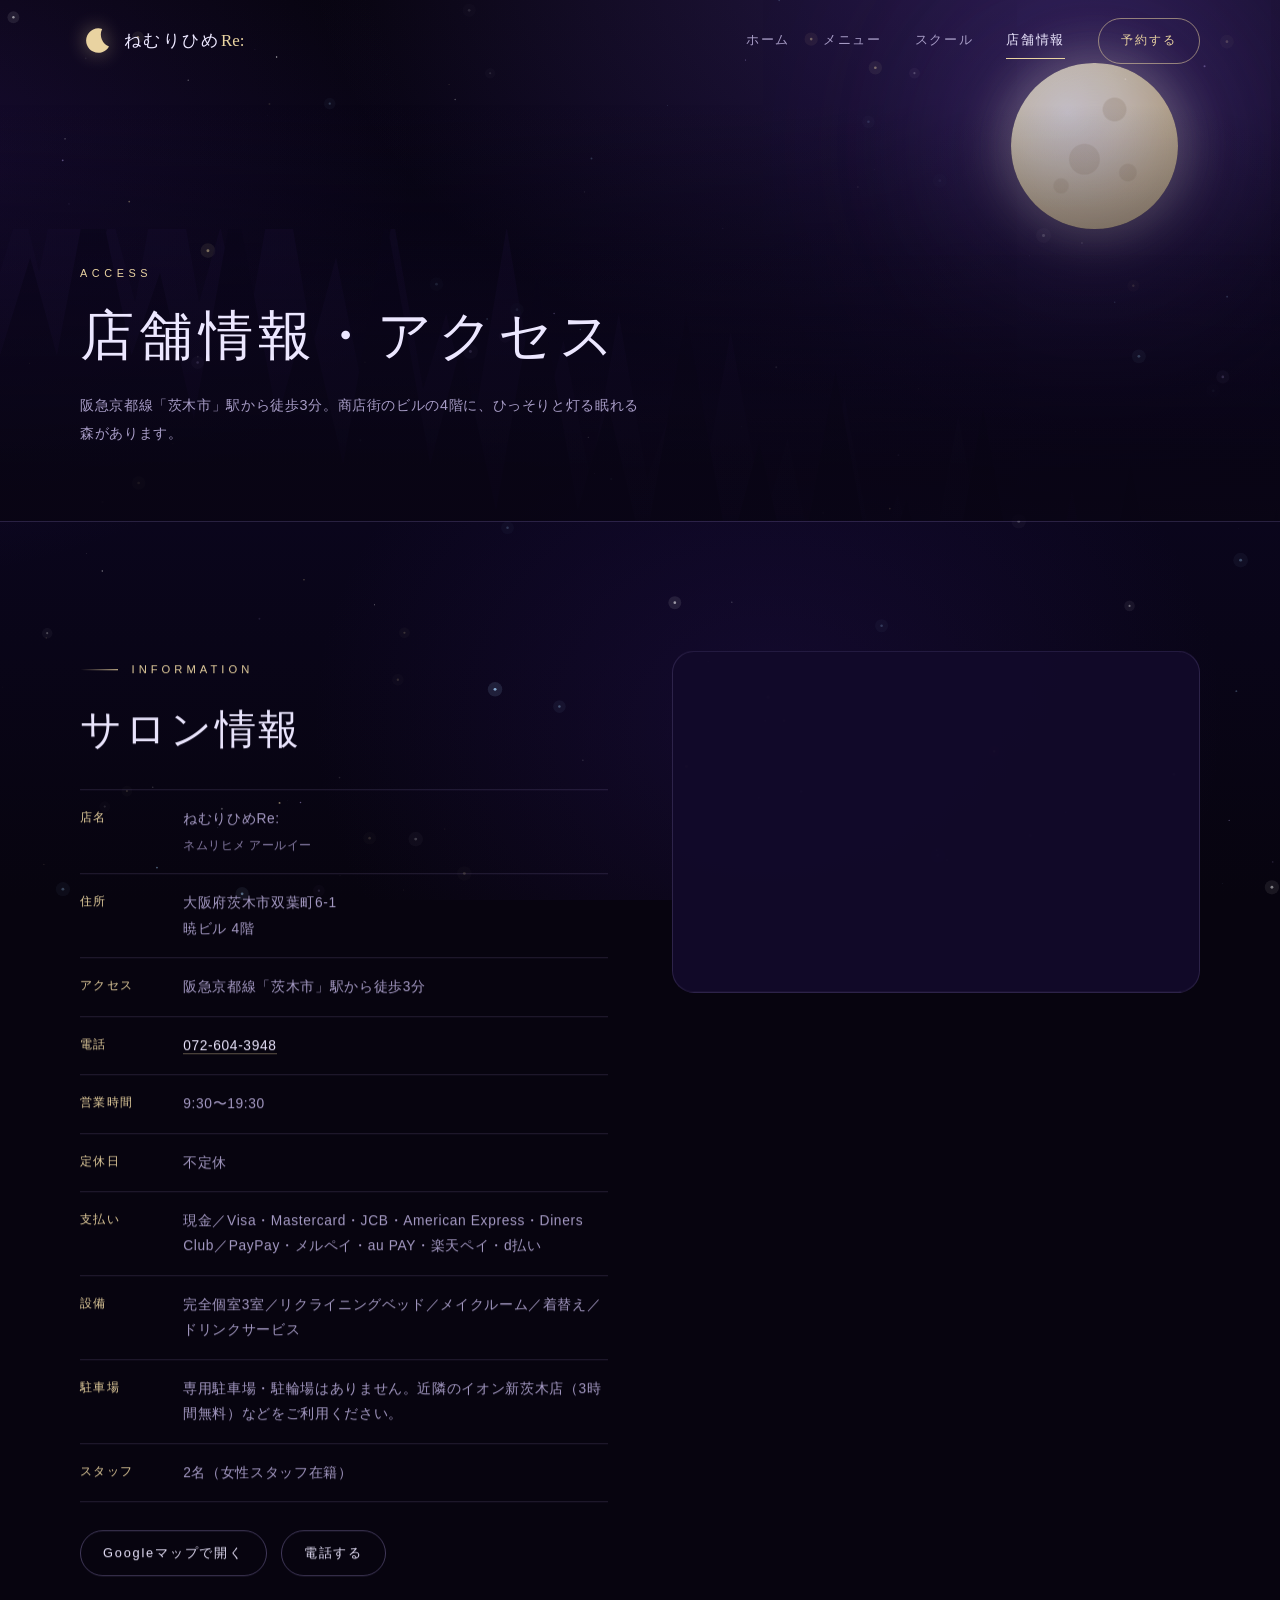
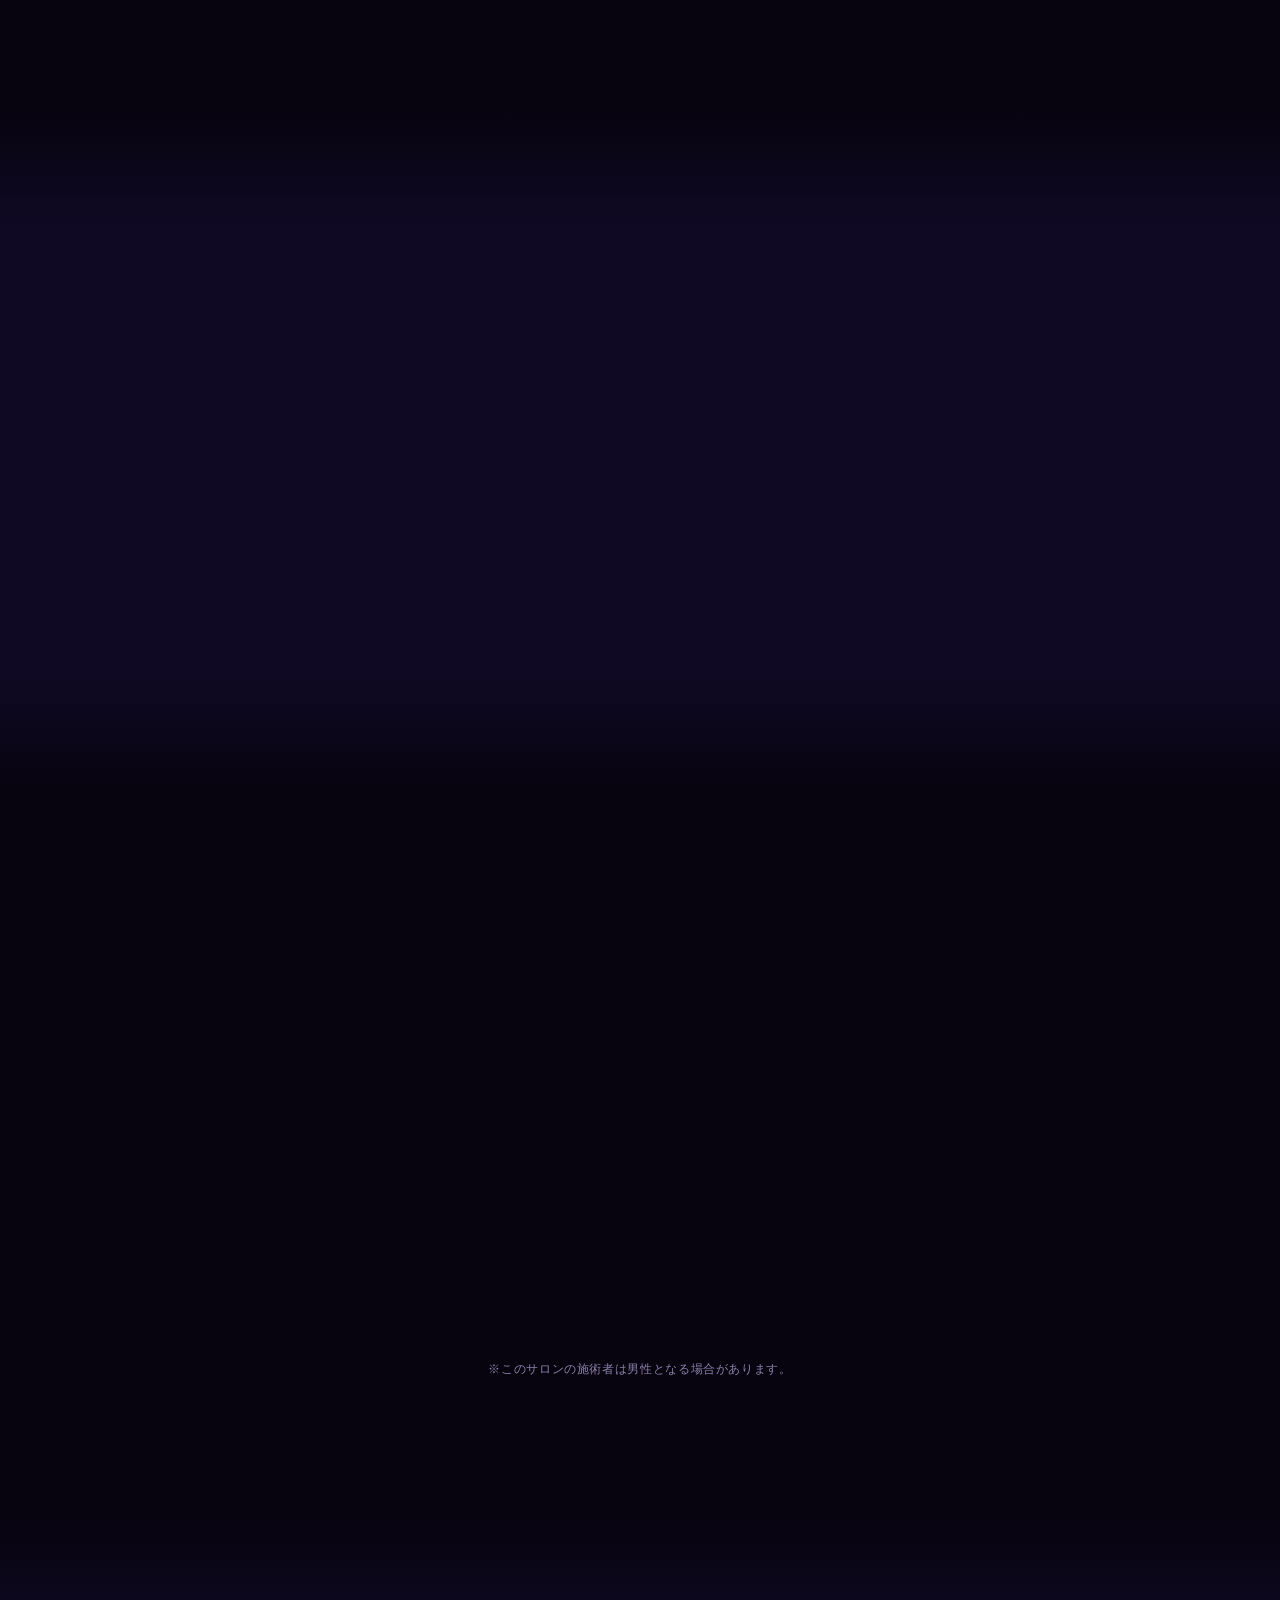
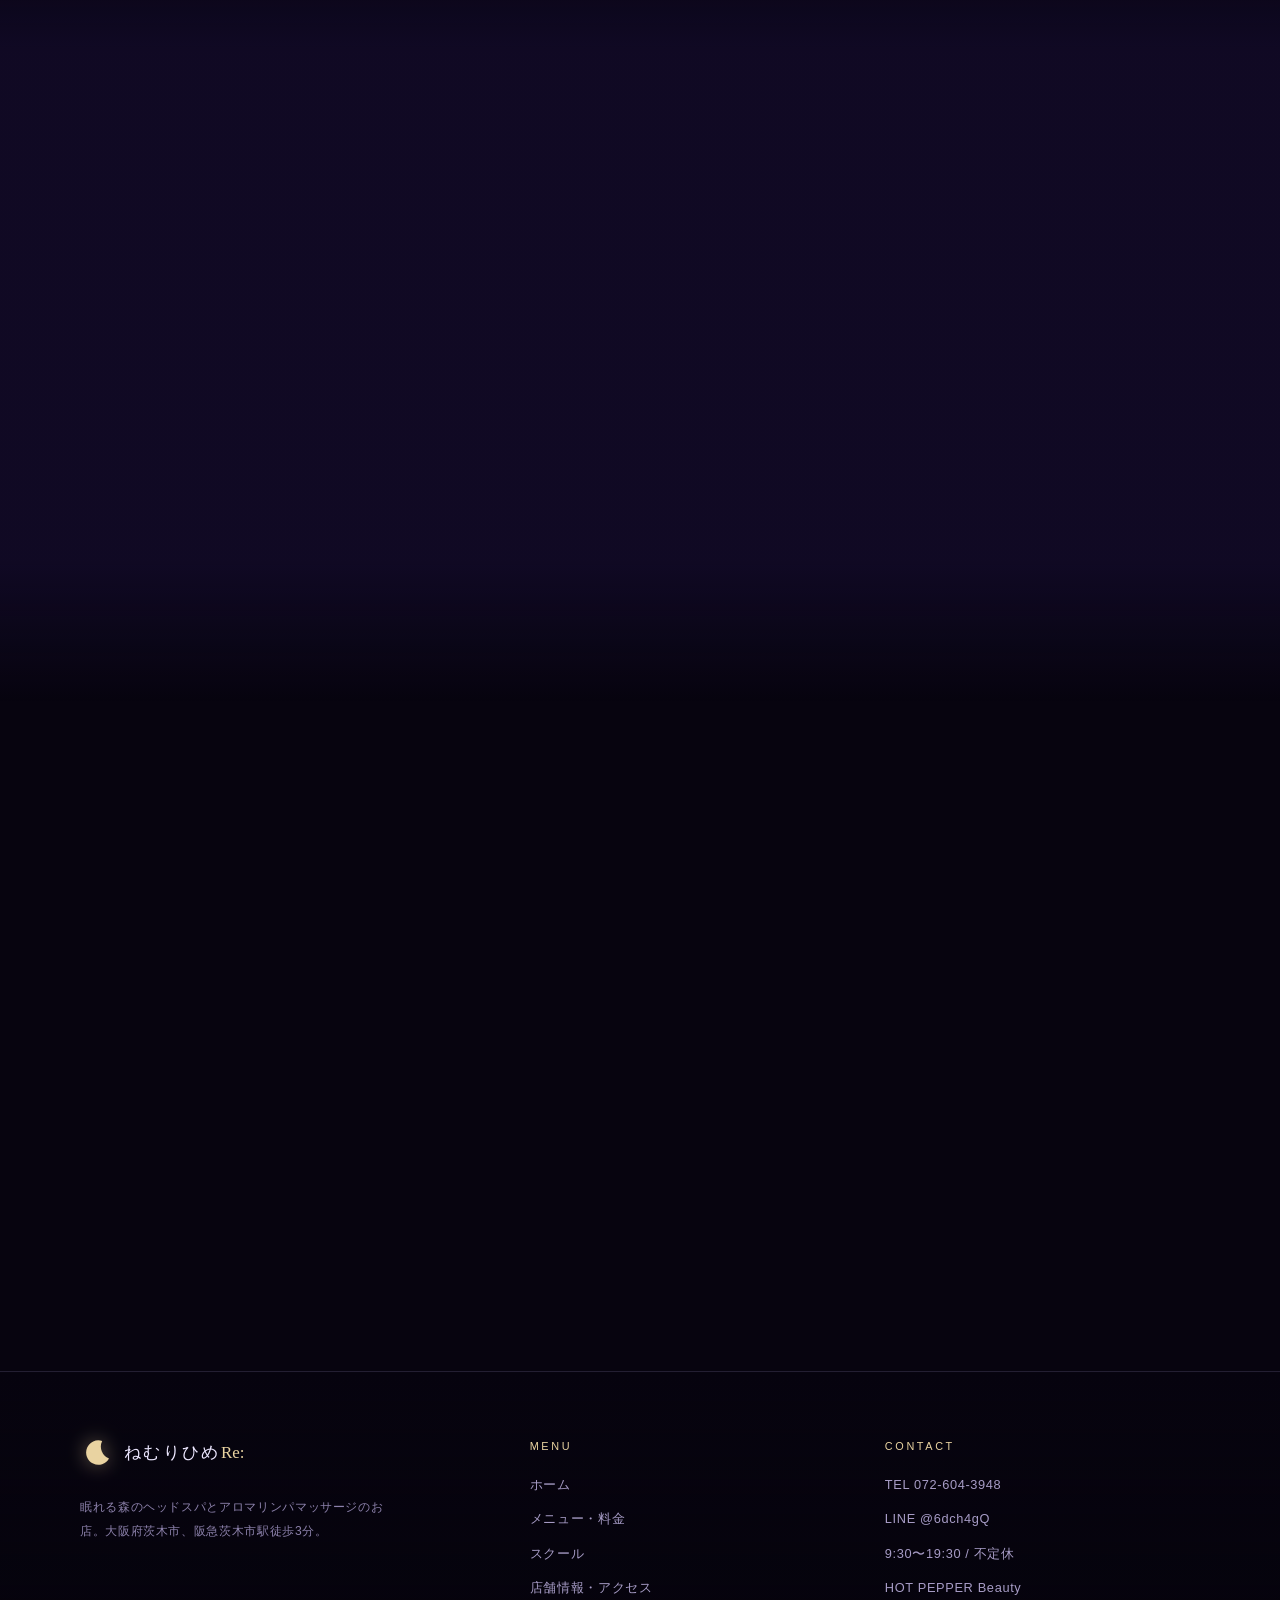
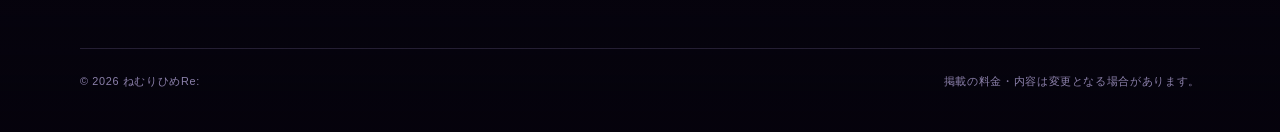
<file: nemurihime/access.html>
<!DOCTYPE html>
<html lang="ja">
<head>
  <meta charset="UTF-8">
  <meta name="viewport" content="width=device-width, initial-scale=1">
  <title>店舗情報・アクセス｜ねむりひめRe:</title>
  <meta name="description" content="ねむりひめRe: の店舗情報。大阪府茨木市双葉町6-1 暁ビル4階、阪急茨木市駅徒歩3分。営業時間9:30〜19:30、不定休。完全個室3室。">
  <meta name="theme-color" content="#0b0620">
  <meta name="robots" content="noindex,nofollow">
  <meta name="referrer" content="strict-origin-when-cross-origin">
  <meta name="format-detection" content="telephone=no">
  <meta http-equiv="Content-Security-Policy" content="default-src 'self'; base-uri 'self'; object-src 'none'; form-action 'none'; img-src 'self' data:; style-src 'self' https://fonts.googleapis.com; font-src https://fonts.gstatic.com; script-src 'self'; frame-src https://maps.google.com https://www.google.com; connect-src 'self' https://fonts.googleapis.com https://fonts.gstatic.com">
  <link rel="icon" href="img/favicon.svg" type="image/svg+xml">
  <link rel="apple-touch-icon" href="img/apple-touch-icon.png" type="image/png">
  <link rel="preconnect" href="https://fonts.googleapis.com">
  <link rel="preconnect" href="https://fonts.gstatic.com" crossorigin>
  <link href="https://fonts.googleapis.com/css2?family=Shippori+Mincho:wght@400;500;600&family=Zen+Kaku+Gothic+New:wght@300;400;500&display=swap" rel="stylesheet">
  <link rel="stylesheet" href="css/style.css">
  <meta property="og:site_name" content="ねむりひめRe:">
  <meta property="og:locale" content="ja_JP">
  <meta property="og:type" content="website">
  <meta property="og:title" content="店舗情報・アクセス｜ねむりひめRe:">
  <meta property="og:description" content="大阪府茨木市双葉町6-1 暁ビル4階、阪急茨木市駅徒歩3分。営業時間9:30〜19:30、不定休。完全個室3室。">
  <meta property="og:image" content="https://imgbp.hotp.jp/CSP/IMG_SRC_K/40/22/C060504022/C060504022.jpg">
  <meta property="og:image:alt" content="ねむりひめRe: のサロン空間">
  <meta name="twitter:card" content="summary_large_image">
  <meta name="twitter:title" content="店舗情報・アクセス｜ねむりひめRe:">
  <meta name="twitter:description" content="大阪府茨木市双葉町6-1 暁ビル4階、阪急茨木市駅徒歩3分。営業時間9:30〜19:30、不定休。">
  <meta name="twitter:image" content="https://imgbp.hotp.jp/CSP/IMG_SRC_K/40/22/C060504022/C060504022.jpg">
  <script type="application/ld+json">
  {
    "@context": "https://schema.org",
    "@type": "ContactPage",
    "name": "店舗情報・アクセス｜ねむりひめRe:",
    "mainEntity": {
      "@type": "HealthAndBeautyBusiness",
      "name": "ねむりひめRe:",
      "telephone": "+81-72-604-3948",
      "address": {
        "@type": "PostalAddress",
        "addressRegion": "大阪府",
        "addressLocality": "茨木市",
        "streetAddress": "双葉町6-1 暁ビル4階"
      },
      "openingHours": "Mo-Su 09:30-19:30",
      "priceRange": "¥5,900〜¥10,800"
    }
  }
  </script>
</head>
<body>
  <a class="skip-link" href="#main">本文へスキップ</a>
  <canvas id="stars" aria-hidden="true"></canvas>

  <header class="site-header">
    <div class="header__inner container">
      <a class="logo" href="index.html" aria-label="ねむりひめRe: トップページ">
        <span class="logo__mark" aria-hidden="true">
          <svg viewBox="0 0 32 32" fill="none"><path d="M21.5 3.2a13 13 0 1 0 7.3 18.6A13.6 13.6 0 0 1 21.5 3.2Z" fill="currentColor"/></svg>
        </span>
        <span class="logo__text">ねむりひめ<em>Re:</em></span>
      </a>
      <nav class="site-nav" id="site-nav" aria-label="メインメニュー">
        <a href="index.html">ホーム</a>
        <a href="menu.html">メニュー</a>
        <a href="school.html">スクール</a>
        <a href="access.html" class="is-active" aria-current="page">店舗情報</a>
        <a class="nav-cta" href="https://beauty.hotpepper.jp/CSP/kr/reserve/?storeId=H000573110" target="_blank" rel="noopener">予約する</a>
      </nav>
      <button class="nav-toggle" type="button" aria-expanded="false" aria-controls="site-nav" aria-label="メニューを開く">
        <span></span><span></span>
      </button>
    </div>
  </header>

  <main id="main">
    <section class="page-hero">
      <div class="hero__bg" aria-hidden="true">
        <div class="moon"></div>
        <div class="page-hero__forest"><img src="img/forest.svg" alt="" width="1440" height="340"></div>
      </div>
      <div class="container page-hero__inner">
        <p class="page-hero__en">ACCESS</p>
        <h1 class="page-hero__title">店舗情報・アクセス</h1>
        <p class="page-hero__lead">
          阪急京都線「茨木市」駅から徒歩3分。商店街のビルの4階に、ひっそりと灯る眠れる森があります。
        </p>
      </div>
    </section>

    <section class="section">
      <div class="container info-layout">
        <div class="reveal">
          <p class="eyebrow">INFORMATION</p>
          <h2 class="section-title">サロン情報</h2>
          <dl class="info-table mt-28">
            <dt>店名</dt>
            <dd>ねむりひめRe:<br><small class="text-soft">ネムリヒメ アールイー</small></dd>
            <dt>住所</dt>
            <dd>大阪府茨木市双葉町6-1<br>暁ビル 4階</dd>
            <dt>アクセス</dt>
            <dd>阪急京都線「茨木市」駅から徒歩3分</dd>
            <dt>電話</dt>
            <dd><a href="tel:0726043948">072-604-3948</a></dd>
            <dt>営業時間</dt>
            <dd>9:30〜19:30</dd>
            <dt>定休日</dt>
            <dd>不定休</dd>
            <dt>支払い</dt>
            <dd>現金／Visa・Mastercard・JCB・American Express・Diners Club／PayPay・メルペイ・au PAY・楽天ペイ・d払い</dd>
            <dt>設備</dt>
            <dd>完全個室3室／リクライニングベッド／メイクルーム／着替え／ドリンクサービス</dd>
            <dt>駐車場</dt>
            <dd>専用駐車場・駐輪場はありません。近隣のイオン新茨木店（3時間無料）などをご利用ください。</dd>
            <dt>スタッフ</dt>
            <dd>2名（女性スタッフ在籍）</dd>
          </dl>
          <div class="btn-row mt-28">
            <a class="btn btn--sm" href="https://www.google.com/maps/search/?api=1&query=%E5%A4%A7%E9%98%AA%E5%BA%9C%E8%8C%A8%E6%9C%A8%E5%B8%82%E5%8F%8C%E8%91%89%E7%94%BA6-1" target="_blank" rel="noopener">Googleマップで開く</a>
            <a class="btn btn--sm" href="tel:0726043948">電話する</a>
          </div>
        </div>
        <div class="map reveal" data-delay="1">
          <iframe
            title="ねむりひめRe: 周辺地図"
            src="https://maps.google.com/maps?q=%E5%A4%A7%E9%98%AA%E5%BA%9C%E8%8C%A8%E6%9C%A8%E5%B8%82%E5%8F%8C%E8%91%89%E7%94%BA6-1&z=17&output=embed"
            loading="lazy"
            referrerpolicy="no-referrer-when-downgrade"
            allowfullscreen></iframe>
        </div>
      </div>
    </section>

    <section class="section section--alt">
      <div class="container info-layout">
        <div class="reveal">
          <p class="eyebrow">ROUTE</p>
          <h2 class="section-title">駅からの道のり</h2>
          <ol class="route">
            <li>阪急京都線「茨木市」駅を降り、東中央商店街方面へ。</li>
            <li>東中央商店街をまっすぐ直進します。</li>
            <li>「茨木東商店街」沿いの「暁ビル（旧キノシタビル）」4階へ。1Fが理髪店、2Fがカードゲーム店、3Fがホワイトニング店のビルです。</li>
            <li>道に迷われた際は、お気軽にお電話ください。</li>
          </ol>
          <p class="note">
            ※専用駐車場・駐輪場はございません。近隣のパーキング・駐輪場をご利用ください。
          </p>
        </div>
        <div class="reveal" data-delay="1">
          <div class="concept__visual media-wide">
            <img src="img/room-salon.jpg" alt="サロン外観・ビルの入口付近" loading="lazy" width="838" height="628">
          </div>
        </div>
      </div>
    </section>

    <section class="section">
      <div class="container">
        <div class="section__head section__head--center reveal">
          <p class="eyebrow">STAFF</p>
          <h2 class="section-title">施術する人</h2>
          <p class="lead">お二人で、あなたの「眠れる森」の時間をつくります。</p>
        </div>
        <div class="staff-grid">
          <article class="staff-card reveal">
            <div class="staff-card__photo">
              <img src="img/staff-akemi.jpg" alt="オーナー あけみ" loading="lazy" width="320" height="426">
            </div>
            <div>
              <p class="staff-card__name">あけみ<small>AKEMI</small></p>
              <p class="staff-card__role">オーナー<br>中医薬膳師／エステティシャン／セラピスト</p>
              <p class="staff-card__msg">心も体もゆるゆるに。</p>
            </div>
          </article>
          <article class="staff-card reveal" data-delay="1">
            <div class="staff-card__photo">
              <img src="img/staff-makimi.jpg" alt="セラピスト まきみ" loading="lazy" width="320" height="426">
            </div>
            <div>
              <p class="staff-card__name">まきみ<small>MAKIMI</small></p>
              <p class="staff-card__role">セラピスト</p>
              <p class="staff-card__msg">心を込めて施術させていただきます。</p>
            </div>
          </article>
        </div>
        <p class="staff-note">
          ※このサロンの施術者は男性となる場合があります。
        </p>
      </div>
    </section>

    <section class="section section--alt">
      <div class="container">
        <div class="section__head section__head--center reveal">
          <p class="eyebrow">FAQ</p>
          <h2 class="section-title">よくあるご質問</h2>
        </div>
        <div class="faq reveal">
          <details>
            <summary>駐車場はありますか？</summary>
            <p>専用駐車場はありません。近隣のイオン新茨木店の駐車場（3時間無料）をご利用いただく方が多いです。駐輪場も近隣のものをご利用ください。</p>
          </details>
          <details>
            <summary>道に迷ったらどうすればいいですか？</summary>
            <p>お気軽にお電話ください。ビルの場所や入口をご案内します。1Fが理髪店、2Fがカードゲーム店、3Fがホワイトニング店のビルです。</p>
          </details>
          <details>
            <summary>男性でも利用できますか？</summary>
            <p>はい、メンズ歓迎です。男性専用のコースもご用意しています。完全個室のため、初めての方も安心してお越しください。</p>
          </details>
          <details>
            <summary>どの支払い方法が使えますか？</summary>
            <p>現金のほか、各種クレジットカード（Visa・Mastercard・JCB・American Express・Diners Club）と、PayPay・メルペイ・au PAY・楽天ペイ・d払いに対応しています。</p>
          </details>
          <details>
            <summary>子ども連れでも大丈夫ですか？</summary>
            <p>完全個室での施術です。ご状況によってご案内が変わる場合がありますので、ご予約前にLINEまたはお電話でご相談ください。</p>
          </details>
        </div>
      </div>
    </section>

    <section class="section section--tight">
      <div class="container">
        <div class="cta__panel reveal">
          <p class="eyebrow">RESERVATION</p>
          <h2>眠れる森で、<br>お待ちしています。</h2>
          <p>完全予約制。当日のご予約もお気軽にどうぞ。ご相談だけでも歓迎です。</p>
          <div class="cta__actions">
            <a class="btn btn--primary" href="https://beauty.hotpepper.jp/CSP/kr/reserve/?storeId=H000573110" target="_blank" rel="noopener">ネット予約</a>
            <a class="btn btn--line" href="https://line.me/R/ti/p/@6dch4gQ" target="_blank" rel="noopener">LINEで相談</a>
            <a class="btn" href="tel:0726043948">電話する</a>
          </div>
          <p class="cta__note">TEL 072-604-3948 ／ LINE ID @6dch4gQ</p>
        </div>
      </div>
    </section>
  </main>

  <footer class="site-footer">
    <div class="container">
      <div class="footer__grid">
        <div class="footer__brand">
          <a class="logo" href="index.html">
            <span class="logo__mark" aria-hidden="true">
              <svg viewBox="0 0 32 32" fill="none"><path d="M21.5 3.2a13 13 0 1 0 7.3 18.6A13.6 13.6 0 0 1 21.5 3.2Z" fill="currentColor"/></svg>
            </span>
            <span class="logo__text">ねむりひめ<em>Re:</em></span>
          </a>
          <p>眠れる森のヘッドスパとアロマリンパマッサージのお店。大阪府茨木市、阪急茨木市駅徒歩3分。</p>
        </div>
        <div>
          <p class="footer__head">MENU</p>
          <nav class="footer__links" aria-label="フッターメニュー">
            <a href="index.html">ホーム</a>
            <a href="menu.html">メニュー・料金</a>
            <a href="school.html">スクール</a>
            <a href="access.html">店舗情報・アクセス</a>
          </nav>
        </div>
        <div>
          <p class="footer__head">CONTACT</p>
          <div class="footer__contact">
            <a href="tel:0726043948">TEL 072-604-3948</a>
            <a href="https://line.me/R/ti/p/@6dch4gQ" target="_blank" rel="noopener">LINE @6dch4gQ</a>
            <span>9:30〜19:30 / 不定休</span>
            <a href="https://beauty.hotpepper.jp/kr/slnH000573110/" target="_blank" rel="noopener">HOT PEPPER Beauty</a>
          </div>
        </div>
      </div>
      <div class="footer__bottom">
        <p>© <span data-year>2026</span> ねむりひめRe:</p>
        <p>掲載の料金・内容は変更となる場合があります。</p>
      </div>
    </div>
  </footer>

  <div class="mobile-bar">
    <a href="tel:0726043948">
      <svg viewBox="0 0 24 24" fill="none" stroke="currentColor" stroke-width="1.5" aria-hidden="true"><path d="M5 4h4l2 5-2.5 1.5a12 12 0 0 0 5 5L15 13l5 2v4a2 2 0 0 1-2 2A16 16 0 0 1 3 6a2 2 0 0 1 2-2Z"/></svg>
      電話
    </a>
    <a href="https://line.me/R/ti/p/@6dch4gQ" target="_blank" rel="noopener">
      <svg viewBox="0 0 24 24" fill="currentColor" aria-hidden="true"><path d="M12 2C6.5 2 2 5.7 2 10.2c0 4 3.2 7.4 7.6 8.1.3.1.7.2.8.5.1.3.1.7 0 1l-.1.8c0 .2-.2.9.8.5s5.3-3.1 7.2-5.3c1.3-1.4 2-2.9 2-4.6C20.3 5.7 17.5 2 12 2Z"/></svg>
      LINE
    </a>
    <a class="primary" href="https://beauty.hotpepper.jp/CSP/kr/reserve/?storeId=H000573110" target="_blank" rel="noopener">
      <svg viewBox="0 0 24 24" fill="none" stroke="currentColor" stroke-width="1.5" aria-hidden="true"><rect x="3" y="5" width="18" height="16" rx="2"/><path d="M8 3v4M16 3v4M3 10h18M8 14h2M14 14h2M8 17h2"/></svg>
      ネット予約
    </a>
  </div>

  <script src="js/main.js"></script>
</body>
</html>
</file>
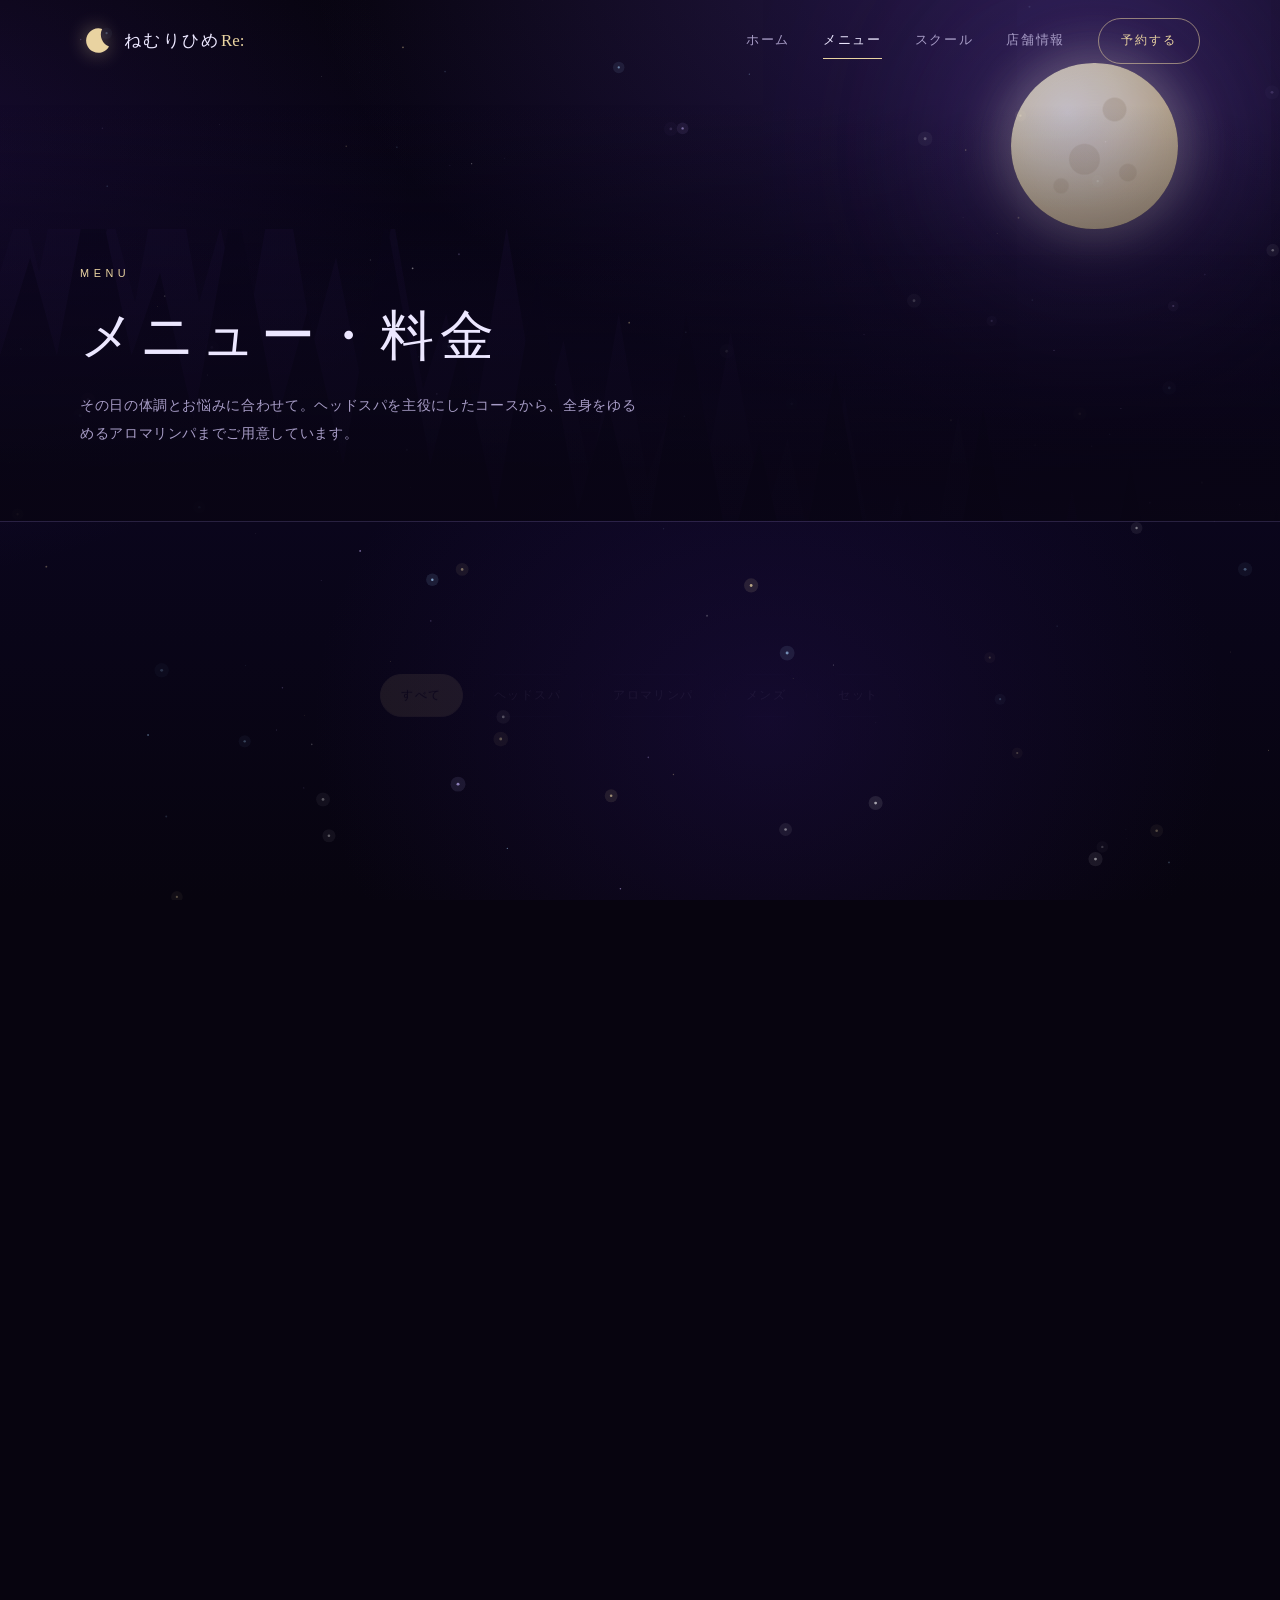
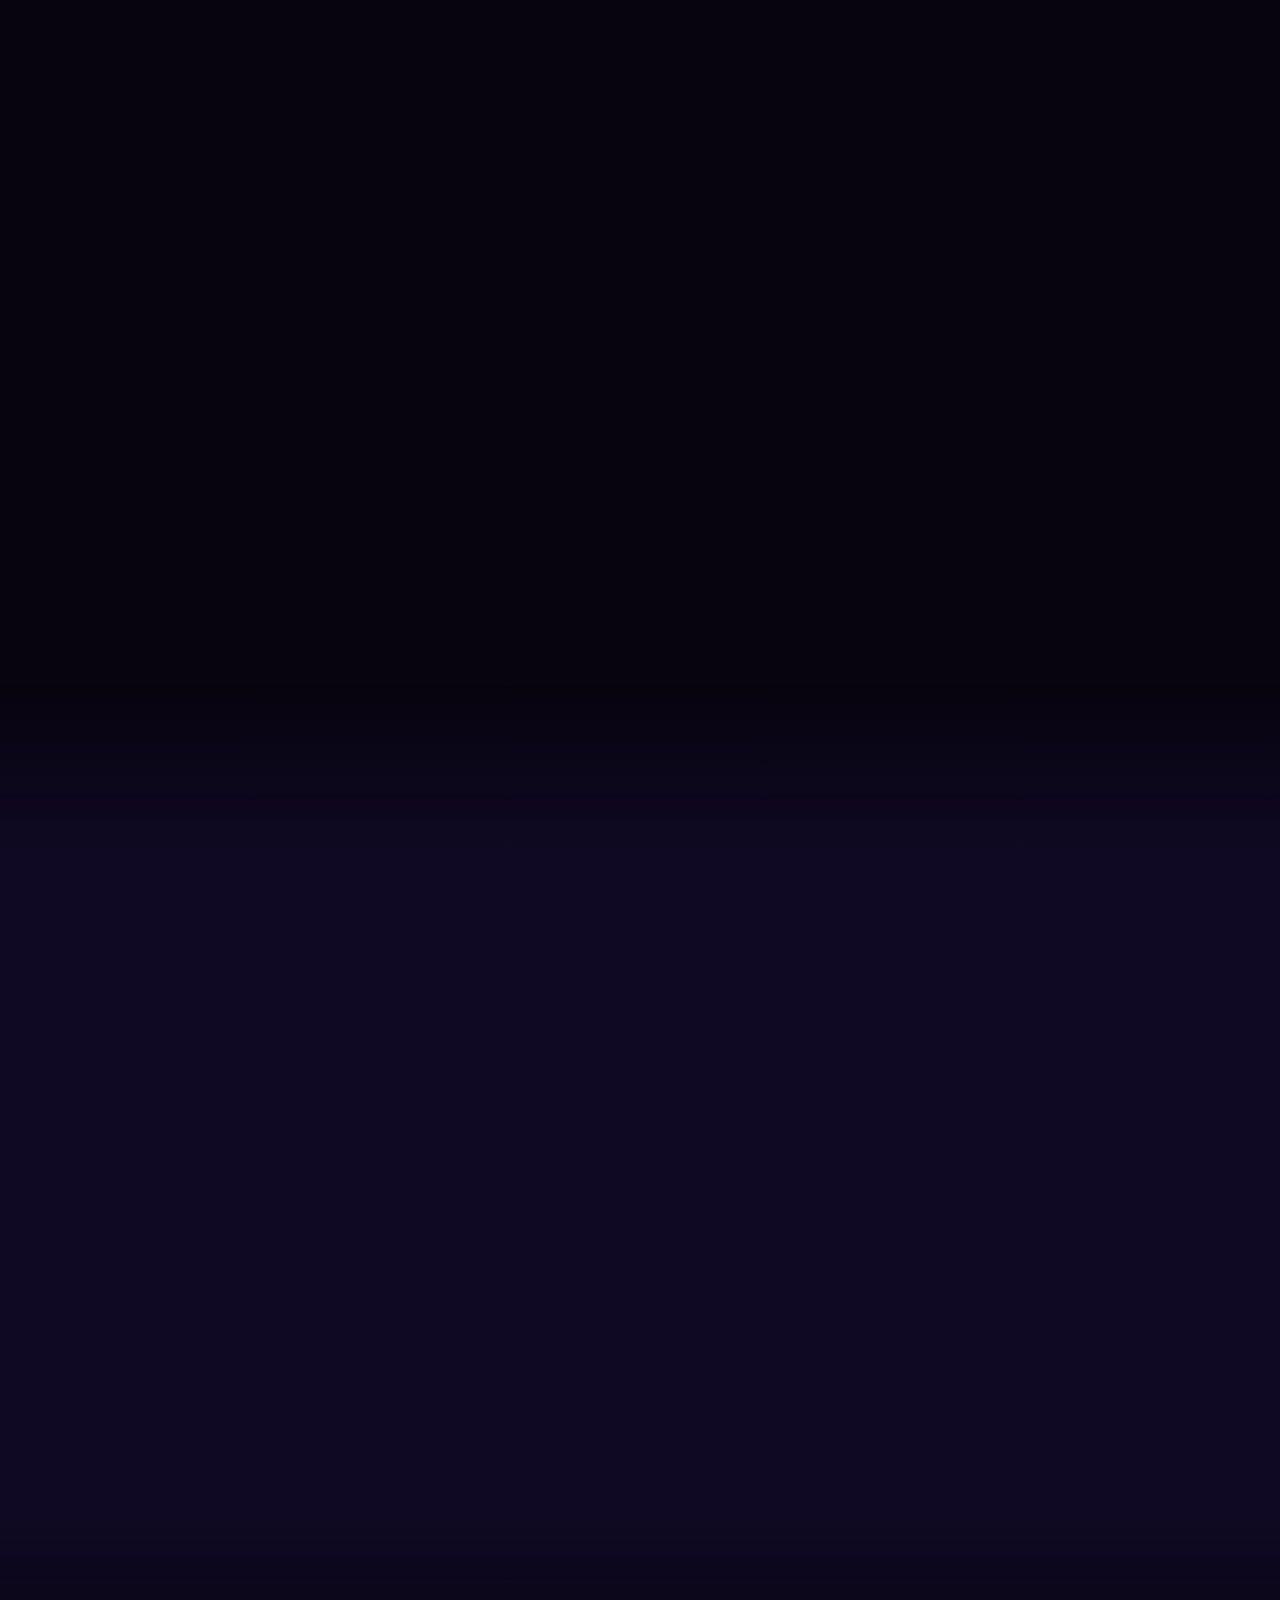
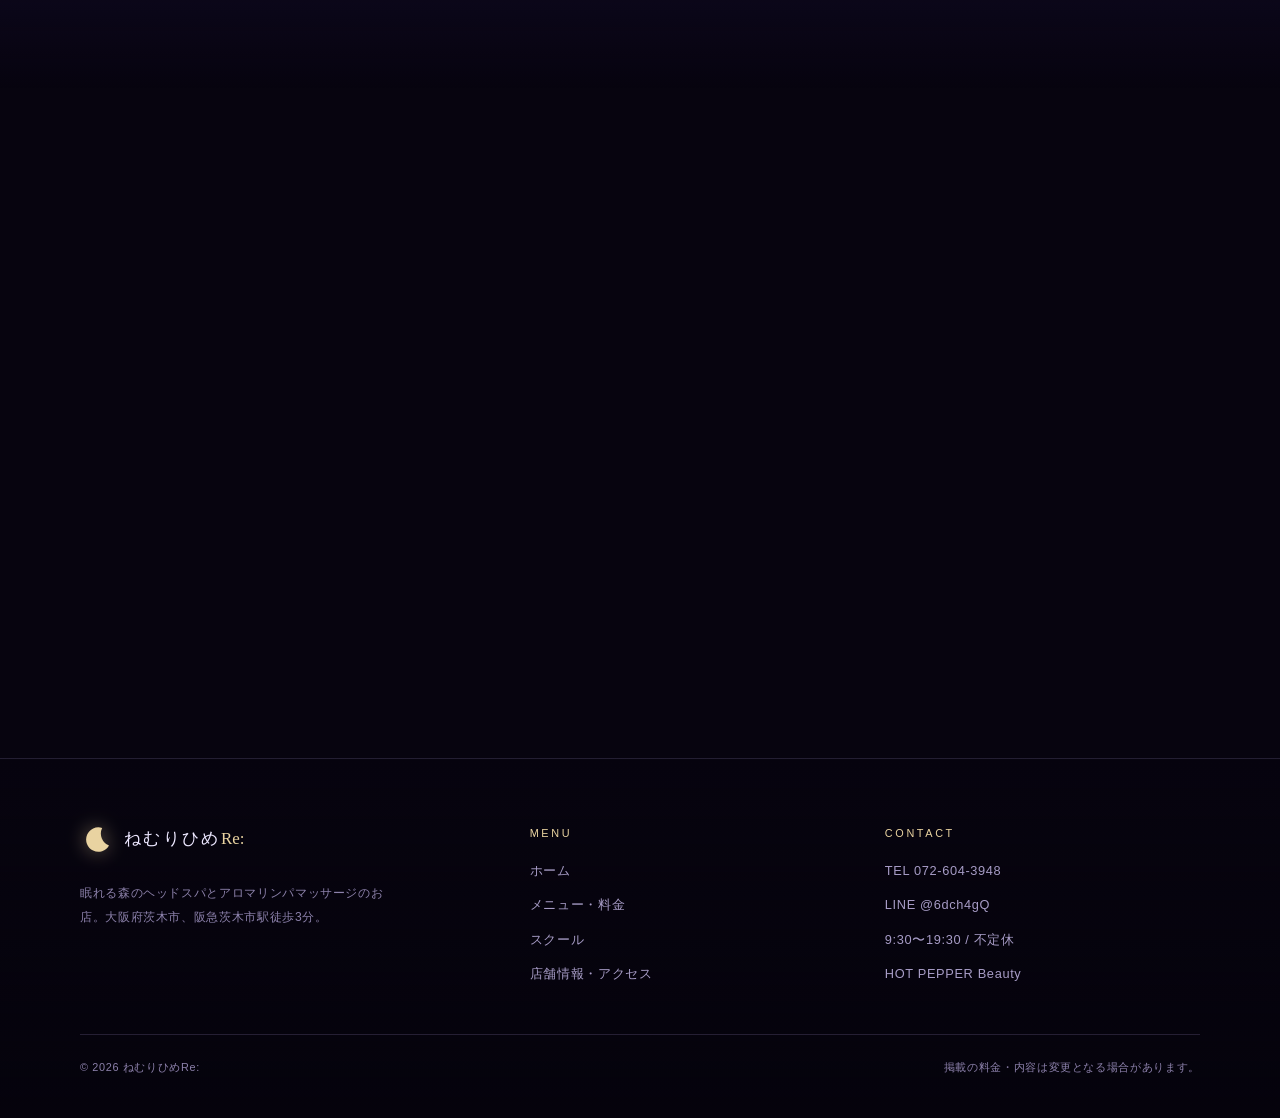
<file: nemurihime/menu.html>
<!DOCTYPE html>
<html lang="ja">
<head>
  <meta charset="UTF-8">
  <meta name="viewport" content="width=device-width, initial-scale=1">
  <title>メニュー・料金｜ねむりひめRe:</title>
  <meta name="description" content="ねむりひめRe: のメニュー・料金。寝落ちヘッドスパ、アロマリンパマッサージ、全身ほぐし。大阪・茨木市、完全個室のプライベートサロン。">
  <meta name="theme-color" content="#0b0620">
  <meta name="robots" content="noindex,nofollow">
  <meta name="referrer" content="strict-origin-when-cross-origin">
  <meta name="format-detection" content="telephone=no">
  <meta http-equiv="Content-Security-Policy" content="default-src 'self'; base-uri 'self'; object-src 'none'; form-action 'none'; img-src 'self' data:; style-src 'self' https://fonts.googleapis.com; font-src https://fonts.gstatic.com; script-src 'self'; frame-src https://maps.google.com https://www.google.com; connect-src 'self' https://fonts.googleapis.com https://fonts.gstatic.com">
  <link rel="icon" href="img/favicon.svg" type="image/svg+xml">
  <link rel="apple-touch-icon" href="img/apple-touch-icon.png" type="image/png">
  <link rel="preconnect" href="https://fonts.googleapis.com">
  <link rel="preconnect" href="https://fonts.gstatic.com" crossorigin>
  <link href="https://fonts.googleapis.com/css2?family=Shippori+Mincho:wght@400;500;600&family=Zen+Kaku+Gothic+New:wght@300;400;500&display=swap" rel="stylesheet">
  <link rel="stylesheet" href="css/style.css">
  <meta property="og:site_name" content="ねむりひめRe:">
  <meta property="og:locale" content="ja_JP">
  <meta property="og:type" content="website">
  <meta property="og:title" content="メニュー・料金｜ねむりひめRe:">
  <meta property="og:description" content="寝落ちヘッドスパ、アロマリンパマッサージ、全身ほぐし。大阪・茨木市、完全個室のプライベートサロン。">
  <meta property="og:image" content="https://imgbp.hotp.jp/CSP/IMG_SRC_K/37/80/C060503780/C060503780.jpg">
  <meta property="og:image:alt" content="お部屋のゆったりソファと健康茶">
  <meta name="twitter:card" content="summary_large_image">
  <meta name="twitter:title" content="メニュー・料金｜ねむりひめRe:">
  <meta name="twitter:description" content="寝落ちヘッドスパ、アロマリンパマッサージ、全身ほぐし。大阪・茨木市、完全個室のプライベートサロン。">
  <meta name="twitter:image" content="https://imgbp.hotp.jp/CSP/IMG_SRC_K/37/80/C060503780/C060503780.jpg">
  <script type="application/ld+json">
  {
    "@context": "https://schema.org",
    "@type": "OfferCatalog",
    "name": "ねむりひめRe: メニュー・料金",
    "itemListElement": [
      { "@type": "Offer", "name": "サクッと寝落ちヘッドスパ 65分", "price": "5900", "priceCurrency": "JPY" },
      { "@type": "Offer", "name": "寝落ちヘッドスパメイン＆全身背面ほぐし 90分", "price": "8500", "priceCurrency": "JPY" },
      { "@type": "Offer", "name": "寝落ちヘッドスパメイン＆全身ドライほぐし 120分", "price": "10300", "priceCurrency": "JPY" },
      { "@type": "Offer", "name": "タイムセール 寝落ちヘッド＆首肩アロマとドライほぐし 90分", "price": "8200", "priceCurrency": "JPY" },
      { "@type": "Offer", "name": "美解筋アロマリンパ全身＋極上ヘッドスパ 120分", "price": "10800", "priceCurrency": "JPY" },
      { "@type": "Offer", "name": "解放アロマリンパ全身＋寝落ちヘッドスパ 120分", "price": "10800", "priceCurrency": "JPY" },
      { "@type": "Offer", "name": "全身ほぐし＋極上首肩アロマ＆寝落ちヘッド 90分", "price": "8500", "priceCurrency": "JPY" }
    ]
  }
  </script>
</head>
<body>
  <a class="skip-link" href="#main">本文へスキップ</a>
  <canvas id="stars" aria-hidden="true"></canvas>

  <header class="site-header">
    <div class="header__inner container">
      <a class="logo" href="index.html" aria-label="ねむりひめRe: トップページ">
        <span class="logo__mark" aria-hidden="true">
          <svg viewBox="0 0 32 32" fill="none"><path d="M21.5 3.2a13 13 0 1 0 7.3 18.6A13.6 13.6 0 0 1 21.5 3.2Z" fill="currentColor"/></svg>
        </span>
        <span class="logo__text">ねむりひめ<em>Re:</em></span>
      </a>
      <nav class="site-nav" id="site-nav" aria-label="メインメニュー">
        <a href="index.html">ホーム</a>
        <a href="menu.html" class="is-active" aria-current="page">メニュー</a>
        <a href="school.html">スクール</a>
        <a href="access.html">店舗情報</a>
        <a class="nav-cta" href="https://beauty.hotpepper.jp/CSP/kr/reserve/?storeId=H000573110" target="_blank" rel="noopener">予約する</a>
      </nav>
      <button class="nav-toggle" type="button" aria-expanded="false" aria-controls="site-nav" aria-label="メニューを開く">
        <span></span><span></span>
      </button>
    </div>
  </header>

  <main id="main">
    <section class="page-hero">
      <div class="hero__bg" aria-hidden="true">
        <div class="moon"></div>
        <div class="page-hero__forest"><img src="img/forest.svg" alt="" width="1440" height="340"></div>
      </div>
      <div class="container page-hero__inner">
        <p class="page-hero__en">MENU</p>
        <h1 class="page-hero__title">メニュー・料金</h1>
        <p class="page-hero__lead">
          その日の体調とお悩みに合わせて。ヘッドスパを主役にしたコースから、全身をゆるめるアロマリンパまでご用意しています。
        </p>
      </div>
    </section>

    <section class="section">
      <div class="container">
        <div class="filter reveal" role="group" aria-label="メニューの絞り込み">
          <button class="filter__btn is-active" type="button" data-filter="all">すべて</button>
          <button class="filter__btn" type="button" data-filter="head">ヘッドスパ</button>
          <button class="filter__btn" type="button" data-filter="aroma">アロマリンパ</button>
          <button class="filter__btn" type="button" data-filter="male">メンズ</button>
          <button class="filter__btn" type="button" data-filter="set">セット</button>
        </div>

        <div class="menu-list reveal">
          <div class="menu-item" data-category="head">
            <p class="menu-item__name">サクッと寝落ちヘッドスパ 65分</p>
            <p class="menu-item__price">¥5,900 <small>税込</small></p>
            <p class="menu-item__desc">寝落ちヘッドスパをメインに、極上首アロマと背中ほぐし付き。短い時間でスッキリ整えたい日に。</p>
            <div class="menu-item__tags"><span class="tag tag--gold">人気</span><span class="tag">65分</span><span class="tag">首肩・背中</span></div>
          </div>

          <div class="menu-item" data-category="head">
            <p class="menu-item__name">寝落ちヘッドスパメイン＆全身背面ほぐし 90分</p>
            <p class="menu-item__price">¥8,500 <small>税込</small></p>
            <p class="menu-item__desc">極上首アロマと全身背面ほぐし付き。定番人気のスタンダードコース。</p>
            <div class="menu-item__tags"><span class="tag tag--gold">定番</span><span class="tag">90分</span><span class="tag">全身背面</span></div>
          </div>

          <div class="menu-item" data-category="head">
            <p class="menu-item__name">寝落ちヘッドスパメイン＆全身ドライほぐし 120分</p>
            <p class="menu-item__price">¥10,300 <small>税込</small></p>
            <p class="menu-item__desc">極上首アロマと全身ドライほぐし付き。たっぷり時間をかけて癒されたい日に。</p>
            <div class="menu-item__tags"><span class="tag">120分</span><span class="tag">全身</span></div>
          </div>

          <div class="menu-item" data-category="head">
            <p class="menu-item__name">タイムセール 寝落ちヘッド＆首肩アロマとドライほぐし 90分</p>
            <p class="menu-item__price">¥8,200 <small>税込</small></p>
            <p class="menu-item__desc">期間限定のタイムセール。寝落ちヘッドスパと首肩のドライほぐしをセットで。</p>
            <div class="menu-item__tags"><span class="tag tag--gold">期間限定</span><span class="tag">90分</span></div>
          </div>

          <div class="menu-item" data-category="aroma">
            <p class="menu-item__name">美解筋アロマリンパ全身＋極上ヘッドスパ 120分</p>
            <p class="menu-item__price">¥10,800 <small>税込</small></p>
            <p class="menu-item__desc">女性専用。足湯付きで、アロマリンパ全身と極上ヘッドスパをゆっくりと。</p>
            <div class="menu-item__tags"><span class="tag tag--lav">女性専用</span><span class="tag tag--gold">1番人気</span><span class="tag">120分</span><span class="tag">足湯付き</span></div>
          </div>

          <div class="menu-item" data-category="aroma male">
            <p class="menu-item__name">解放アロマリンパ全身＋寝落ちヘッドスパ 120分</p>
            <p class="menu-item__price">¥10,800 <small>税込</small></p>
            <p class="menu-item__desc">男性専用。足湯付き。お仕事で疲れた全身を、アロマリンパとヘッドスパでしっかり解放。</p>
            <div class="menu-item__tags"><span class="tag tag--lav">男性専用</span><span class="tag tag--gold">人気</span><span class="tag">120分</span><span class="tag">足湯付き</span></div>
          </div>

          <div class="menu-item" data-category="set male">
            <p class="menu-item__name">全身ほぐし＋極上首肩アロマ＆寝落ちヘッド 90分</p>
            <p class="menu-item__price">¥8,500 <small>税込</small></p>
            <p class="menu-item__desc">辛い首肩・背中をしっかりほぐし、アロマとヘッドスパで深くリラックス。メンズにもおすすめ。</p>
            <div class="menu-item__tags"><span class="tag">90分</span><span class="tag">メンズ歓迎</span></div>
          </div>
        </div>

        <div class="menu-note reveal">
          <strong>ご案内</strong><br>
          ・表示価格は税込です。内容・料金は変更となる場合があります。<br>
          ・最新のクーポン、空席状況、コース詳細は
          <a class="link-gold" href="https://beauty.hotpepper.jp/kr/slnH000573110/coupon/" target="_blank" rel="noopener">HOT PEPPER Beauty のメニューページ</a>
          をご確認ください。<br>
          ・オーナー指名は指名料 ¥500 を申し受けます。<br>
          ・支払いは現金・各種クレジットカード・各種QR決済に対応しています。<br>
          ・完全予約制ですが、当日のご予約もお気軽にご相談ください。
        </div>

        <div class="text-center mt-40 reveal">
          <div class="btn-row btn-row--center">
            <a class="btn btn--primary" href="https://beauty.hotpepper.jp/CSP/kr/reserve/?storeId=H000573110" target="_blank" rel="noopener">空席を確認して予約</a>
            <a class="btn btn--line" href="https://line.me/R/ti/p/@6dch4gQ" target="_blank" rel="noopener">LINEで相談</a>
          </div>
        </div>
      </div>
    </section>

    <section class="section section--alt">
      <div class="container">
        <div class="section__head section__head--center reveal">
          <p class="eyebrow">GUIDE</p>
          <h2 class="section-title">はじめての方へ</h2>
          <p class="lead">ご予約から施術までの流れと、よくあるご質問をまとめました。</p>
        </div>

        <div class="flow">
          <div class="flow__item reveal">
            <h3>ご予約</h3>
            <p>ネット予約・お電話・公式LINEから。ご希望の日時とコースをお知らせください。</p>
          </div>
          <div class="flow__item reveal" data-delay="1">
            <h3>ご来店</h3>
            <p>阪急茨木市駅から徒歩3分。暁ビル4階へお越しください。まずは健康茶でひと息。</p>
          </div>
          <div class="flow__item reveal" data-delay="2">
            <h3>カウンセリング</h3>
            <p>お疲れの箇所やご希望の強さを確認。その日の体に合わせて内容を調整します。</p>
          </div>
          <div class="flow__item reveal" data-delay="3">
            <h3>施術・お会計</h3>
            <p>完全個室でゆっくりと。施術後はお着替えもでき、お会計はカード・QR決済にも対応。</p>
          </div>
        </div>

        <div class="faq mt-40 reveal">
          <details>
            <summary>男性でも利用できますか？</summary>
            <p>はい、メンズ歓迎です。男性専用のコースもご用意しています。女性スタッフ在籍・完全個室のため、初めての方も安心してお越しください。</p>
          </details>
          <details>
            <summary>当日の予約は可能ですか？</summary>
            <p>空きがあれば当日のご予約も承ります。お電話または公式LINEからお気軽にお問い合わせください。</p>
          </details>
          <details>
            <summary>駐車場はありますか？</summary>
            <p>専用駐車場はございません。近隣のイオン新茨木店の駐車場（3時間無料）をご利用いただく方が多いです。</p>
          </details>
          <details>
            <summary>どのコースを選べばいいか分かりません。</summary>
            <p>首肩や目の疲れが気になる方はヘッドスパ系、全身の疲れが強い方はアロマリンパ系がおすすめです。ご予約時やカウンセリングでご相談ください。</p>
          </details>
        </div>
      </div>
    </section>

    <section class="section section--tight">
      <div class="container">
        <div class="cta__panel reveal">
          <p class="eyebrow">RESERVATION</p>
          <h2>眠れる森で、<br>お待ちしています。</h2>
          <p>完全予約制。当日のご予約もお気軽にどうぞ。ご相談だけでも歓迎です。</p>
          <div class="cta__actions">
            <a class="btn btn--primary" href="https://beauty.hotpepper.jp/CSP/kr/reserve/?storeId=H000573110" target="_blank" rel="noopener">ネット予約</a>
            <a class="btn btn--line" href="https://line.me/R/ti/p/@6dch4gQ" target="_blank" rel="noopener">LINEで相談</a>
            <a class="btn" href="tel:0726043948">電話する</a>
          </div>
          <p class="cta__note">TEL 072-604-3948 ／ LINE ID @6dch4gQ</p>
        </div>
      </div>
    </section>
  </main>

  <footer class="site-footer">
    <div class="container">
      <div class="footer__grid">
        <div class="footer__brand">
          <a class="logo" href="index.html">
            <span class="logo__mark" aria-hidden="true">
              <svg viewBox="0 0 32 32" fill="none"><path d="M21.5 3.2a13 13 0 1 0 7.3 18.6A13.6 13.6 0 0 1 21.5 3.2Z" fill="currentColor"/></svg>
            </span>
            <span class="logo__text">ねむりひめ<em>Re:</em></span>
          </a>
          <p>眠れる森のヘッドスパとアロマリンパマッサージのお店。大阪府茨木市、阪急茨木市駅徒歩3分。</p>
        </div>
        <div>
          <p class="footer__head">MENU</p>
          <nav class="footer__links" aria-label="フッターメニュー">
            <a href="index.html">ホーム</a>
            <a href="menu.html">メニュー・料金</a>
            <a href="school.html">スクール</a>
            <a href="access.html">店舗情報・アクセス</a>
          </nav>
        </div>
        <div>
          <p class="footer__head">CONTACT</p>
          <div class="footer__contact">
            <a href="tel:0726043948">TEL 072-604-3948</a>
            <a href="https://line.me/R/ti/p/@6dch4gQ" target="_blank" rel="noopener">LINE @6dch4gQ</a>
            <span>9:30〜19:30 / 不定休</span>
            <a href="https://beauty.hotpepper.jp/kr/slnH000573110/" target="_blank" rel="noopener">HOT PEPPER Beauty</a>
          </div>
        </div>
      </div>
      <div class="footer__bottom">
        <p>© <span data-year>2026</span> ねむりひめRe:</p>
        <p>掲載の料金・内容は変更となる場合があります。</p>
      </div>
    </div>
  </footer>

  <div class="mobile-bar">
    <a href="tel:0726043948">
      <svg viewBox="0 0 24 24" fill="none" stroke="currentColor" stroke-width="1.5" aria-hidden="true"><path d="M5 4h4l2 5-2.5 1.5a12 12 0 0 0 5 5L15 13l5 2v4a2 2 0 0 1-2 2A16 16 0 0 1 3 6a2 2 0 0 1 2-2Z"/></svg>
      電話
    </a>
    <a href="https://line.me/R/ti/p/@6dch4gQ" target="_blank" rel="noopener">
      <svg viewBox="0 0 24 24" fill="currentColor" aria-hidden="true"><path d="M12 2C6.5 2 2 5.7 2 10.2c0 4 3.2 7.4 7.6 8.1.3.1.7.2.8.5.1.3.1.7 0 1l-.1.8c0 .2-.2.9.8.5s5.3-3.1 7.2-5.3c1.3-1.4 2-2.9 2-4.6C20.3 5.7 17.5 2 12 2Z"/></svg>
      LINE
    </a>
    <a class="primary" href="https://beauty.hotpepper.jp/CSP/kr/reserve/?storeId=H000573110" target="_blank" rel="noopener">
      <svg viewBox="0 0 24 24" fill="none" stroke="currentColor" stroke-width="1.5" aria-hidden="true"><rect x="3" y="5" width="18" height="16" rx="2"/><path d="M8 3v4M16 3v4M3 10h18M8 14h2M14 14h2M8 17h2"/></svg>
      ネット予約
    </a>
  </div>

  <script src="js/main.js"></script>
</body>
</html>
</file>
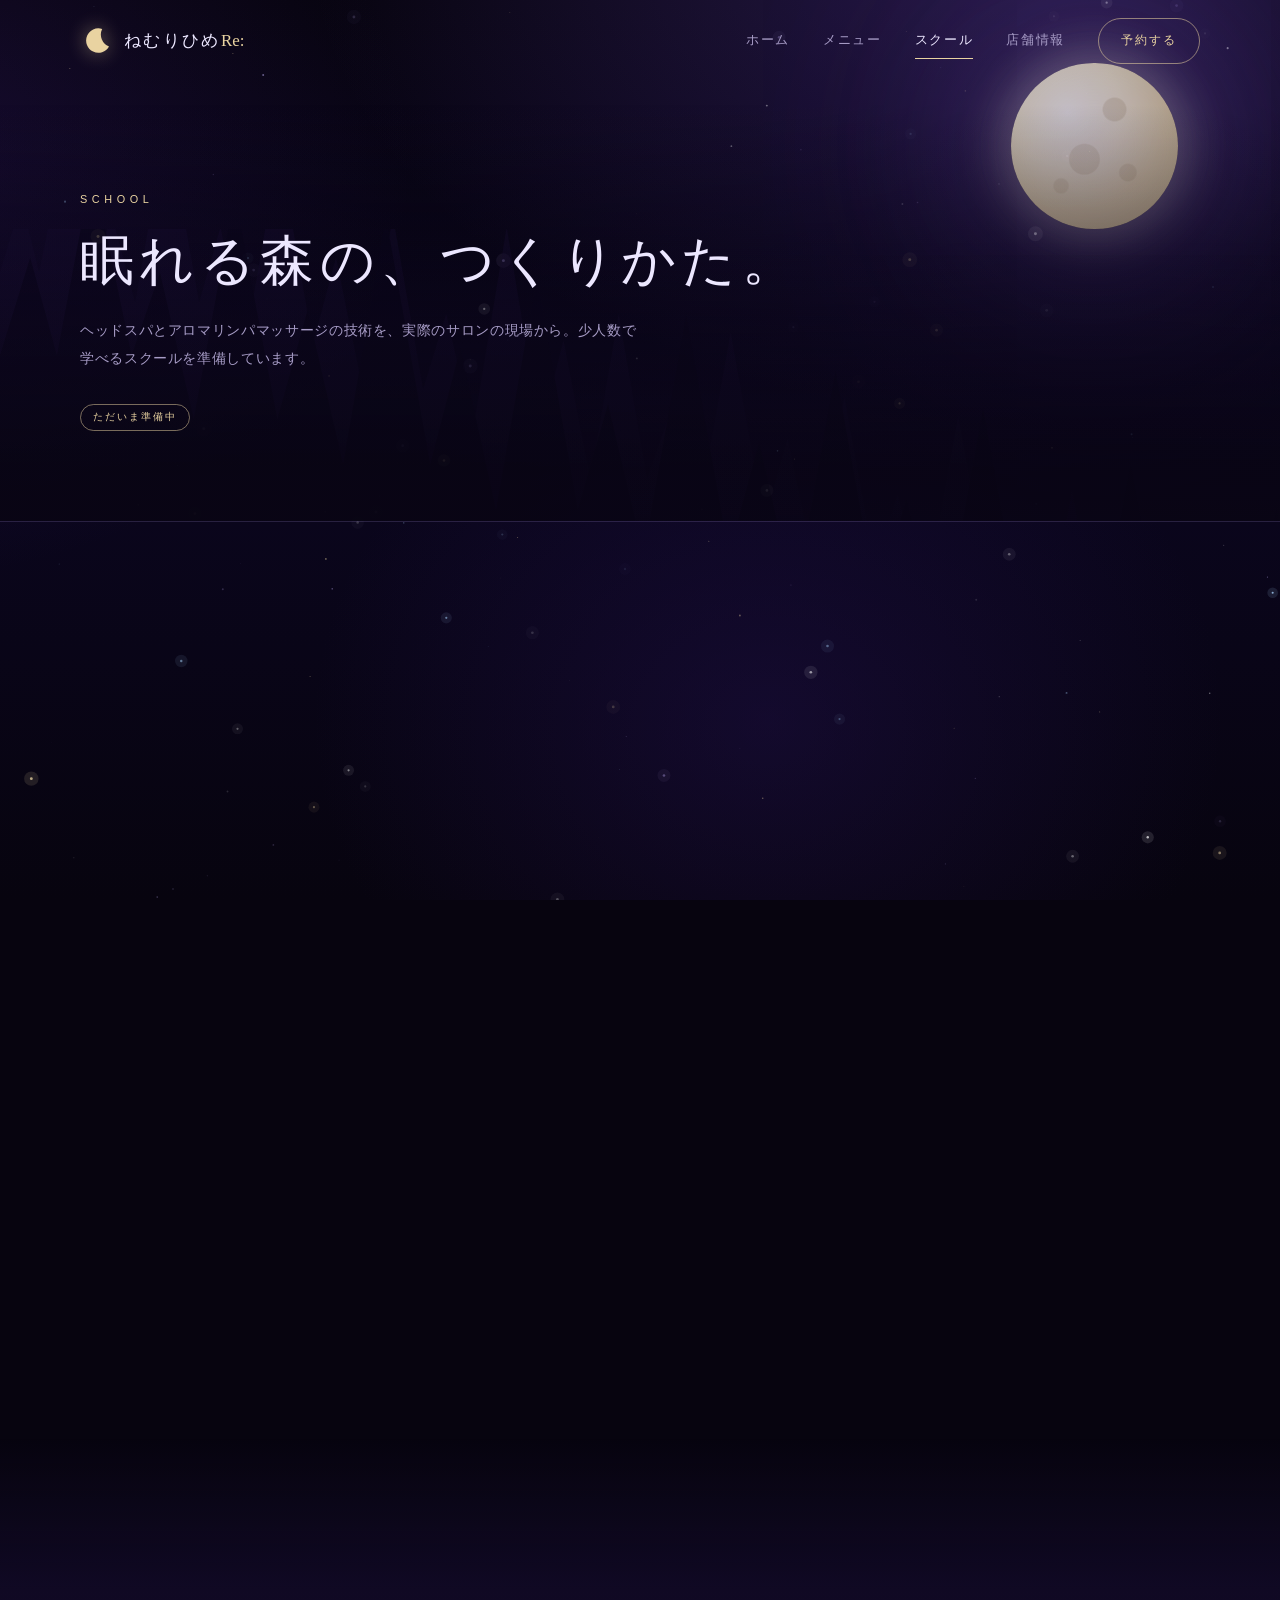
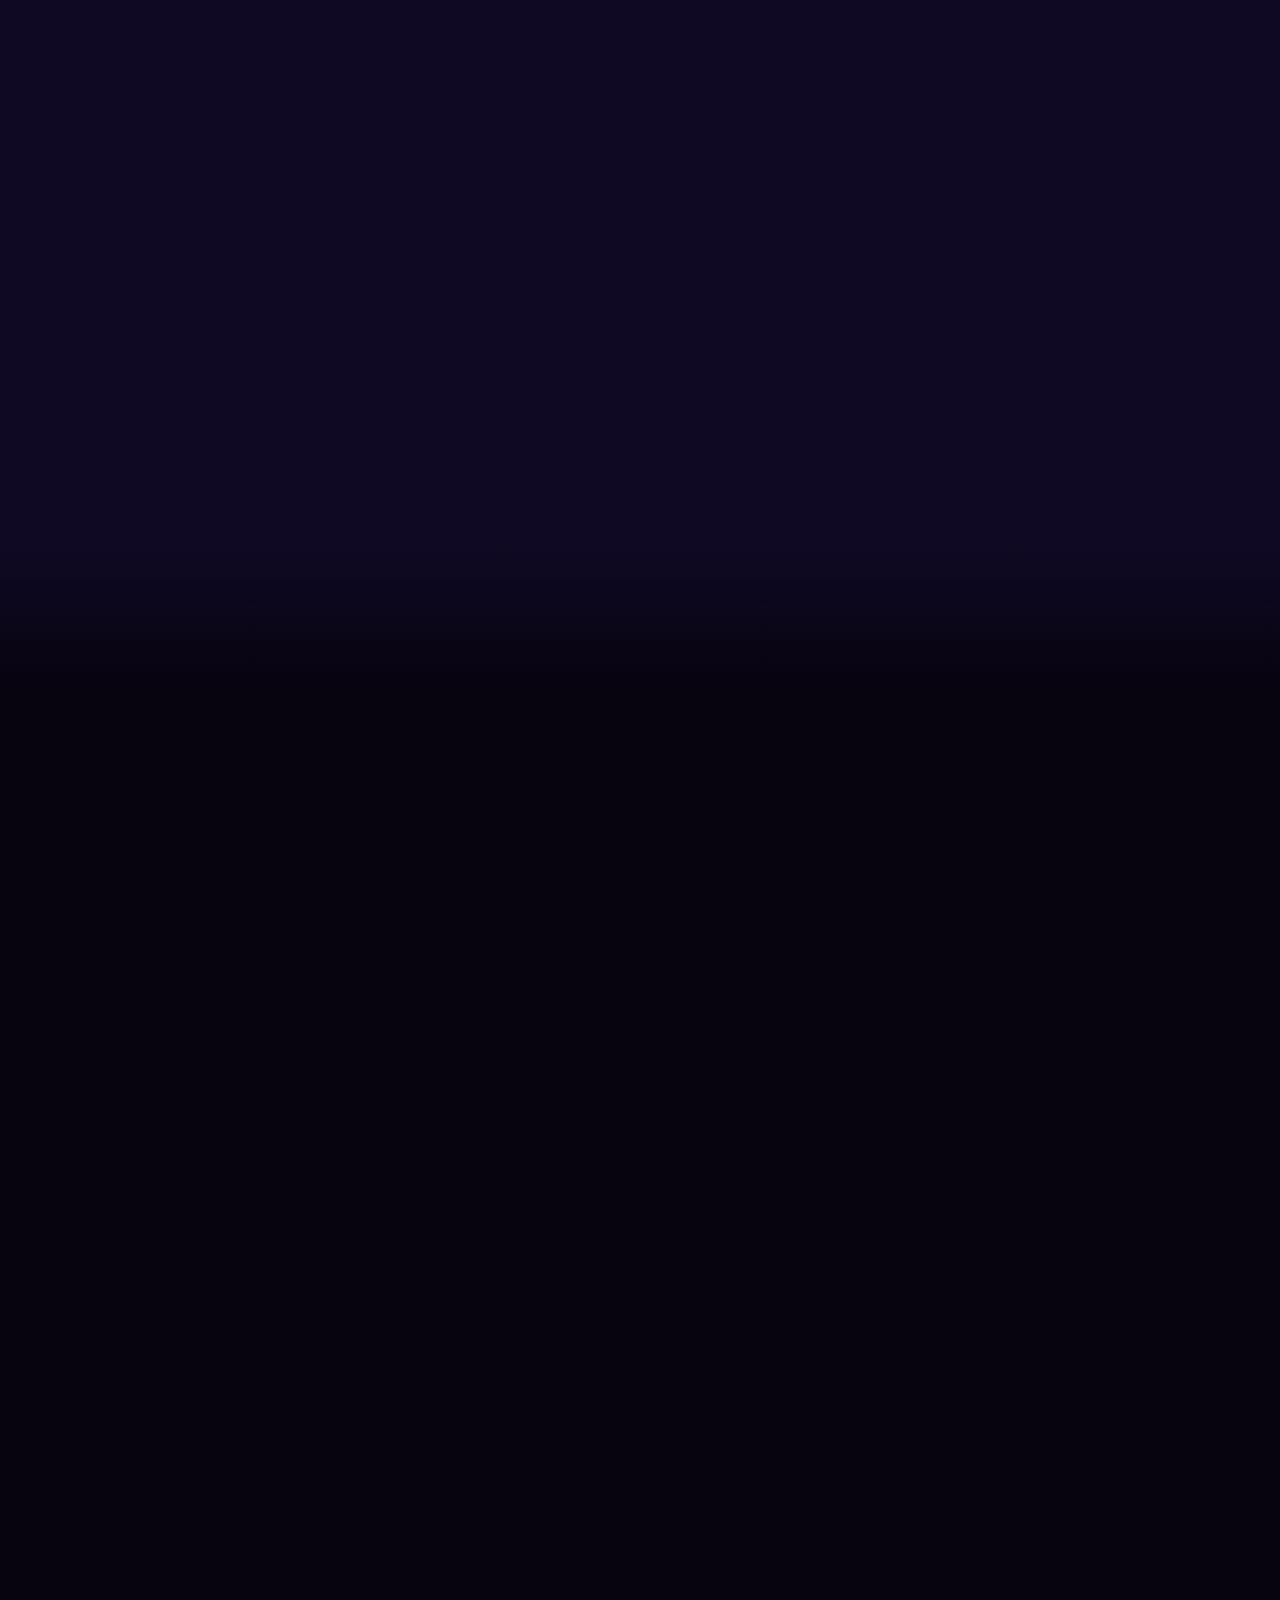
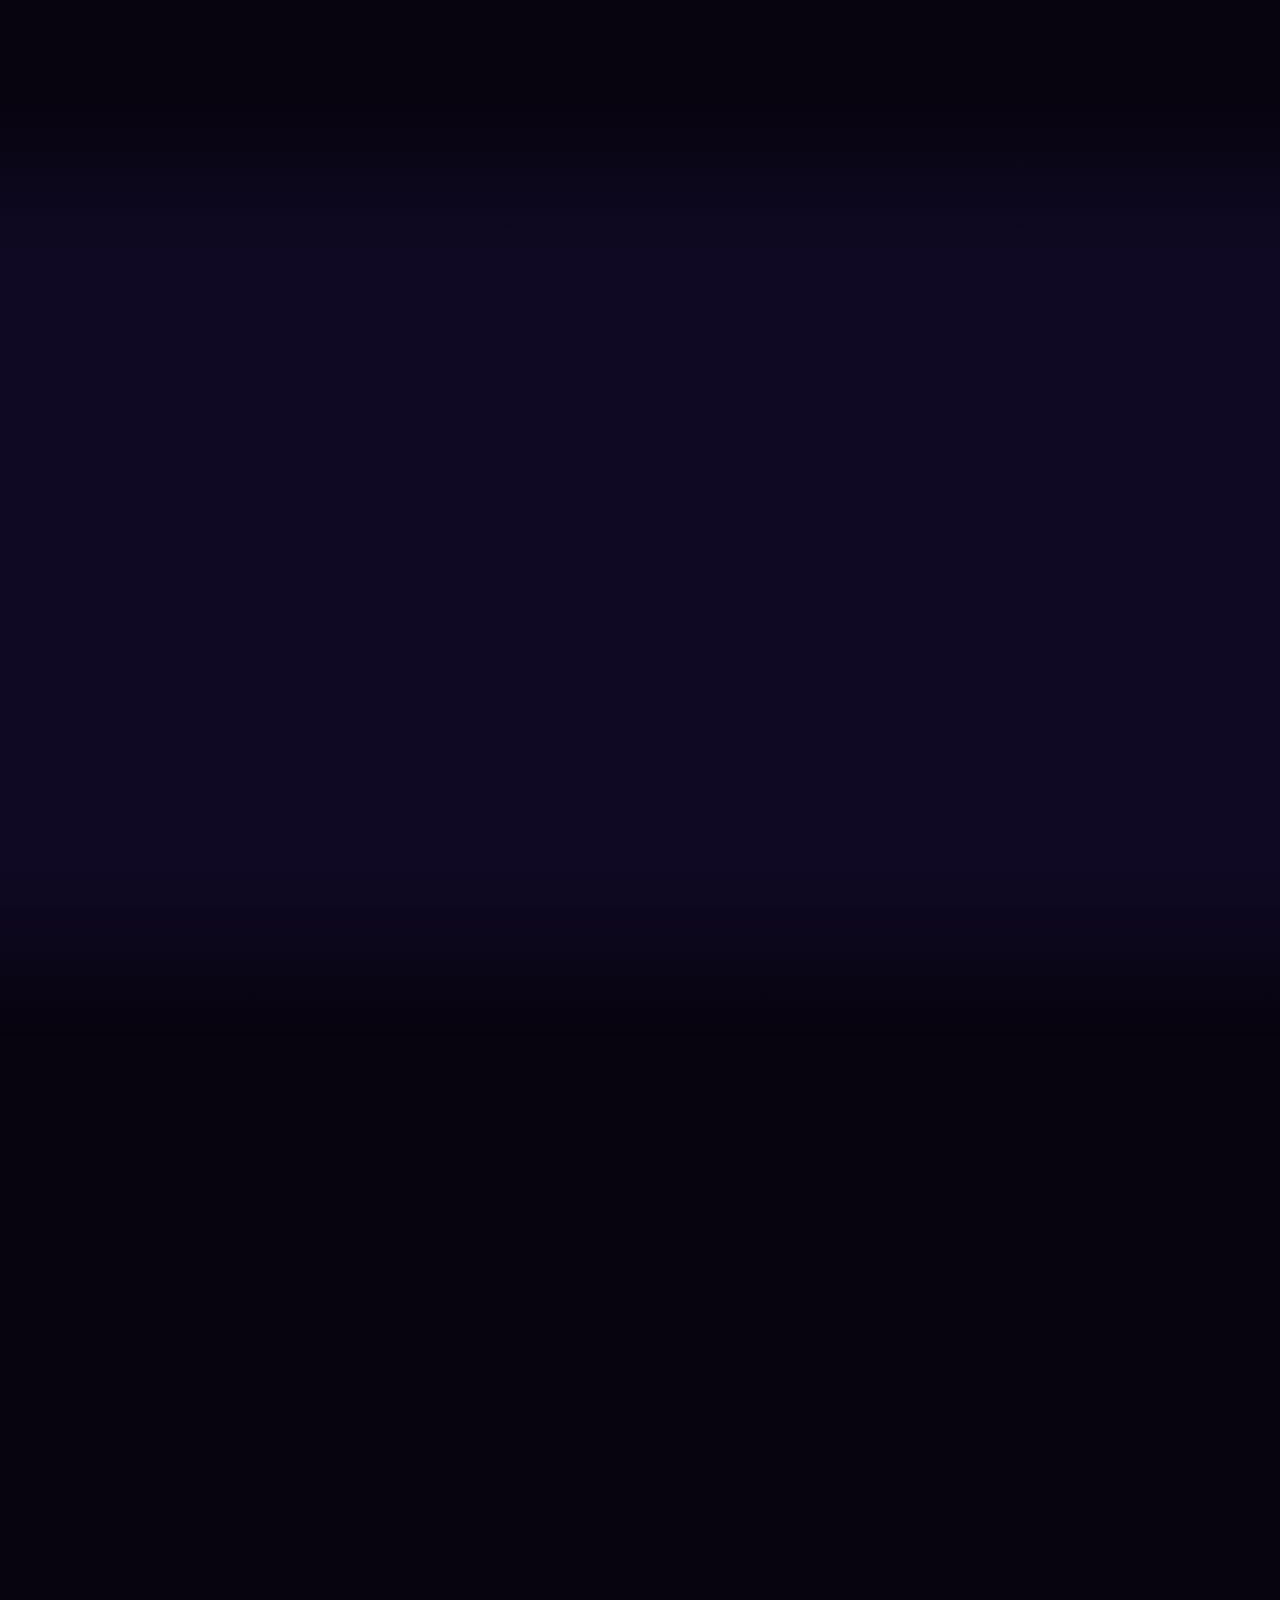
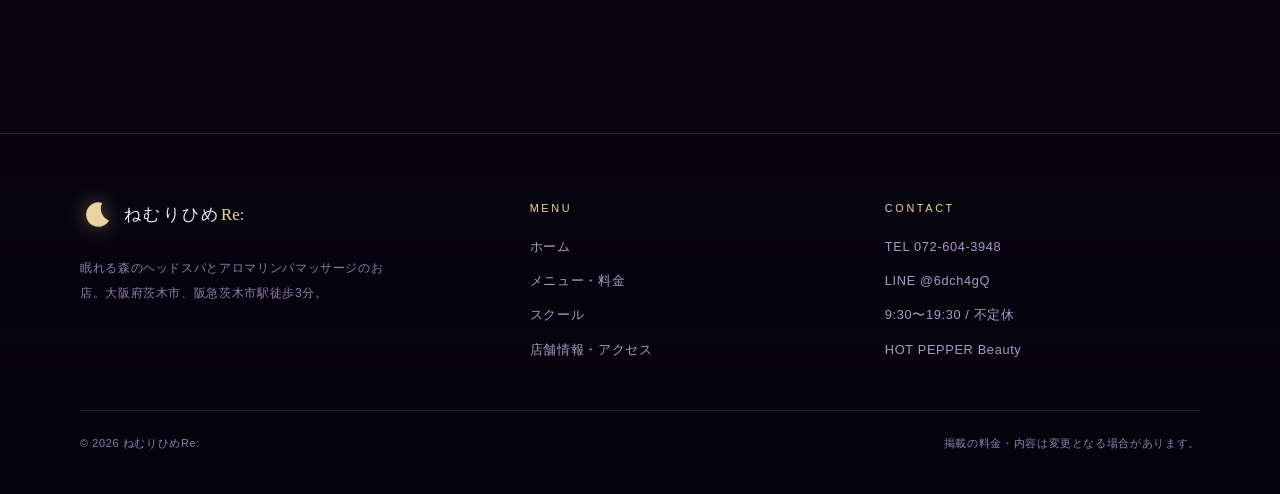
<file: nemurihime/school.html>
<!DOCTYPE html>
<html lang="ja">
<head>
  <meta charset="UTF-8">
  <meta name="viewport" content="width=device-width, initial-scale=1">
  <title>マッサージスクール｜ねむりひめRe:</title>
  <meta name="description" content="ねむりひめRe: のヘッドスパ・アロマリンパマッサージスクール（準備中）。実際のサロンで使う手技を少人数で学べる場を準備しています。">
  <meta name="theme-color" content="#0b0620">
  <meta name="robots" content="noindex,nofollow">
  <meta name="referrer" content="strict-origin-when-cross-origin">
  <meta name="format-detection" content="telephone=no">
  <meta http-equiv="Content-Security-Policy" content="default-src 'self'; base-uri 'self'; object-src 'none'; form-action 'none'; img-src 'self' data:; style-src 'self' https://fonts.googleapis.com; font-src https://fonts.gstatic.com; script-src 'self'; frame-src https://maps.google.com https://www.google.com; connect-src 'self' https://fonts.googleapis.com https://fonts.gstatic.com">
  <link rel="icon" href="img/favicon.svg" type="image/svg+xml">
  <link rel="apple-touch-icon" href="img/apple-touch-icon.png" type="image/png">
  <link rel="preconnect" href="https://fonts.googleapis.com">
  <link rel="preconnect" href="https://fonts.gstatic.com" crossorigin>
  <link href="https://fonts.googleapis.com/css2?family=Shippori+Mincho:wght@400;500;600&family=Zen+Kaku+Gothic+New:wght@300;400;500&display=swap" rel="stylesheet">
  <link rel="stylesheet" href="css/style.css">
  <meta property="og:site_name" content="ねむりひめRe:">
  <meta property="og:locale" content="ja_JP">
  <meta property="og:type" content="website">
  <meta property="og:title" content="マッサージスクール｜ねむりひめRe:">
  <meta property="og:description" content="ヘッドスパとアロマリンパマッサージの技術を、実際のサロンから。少人数で学べるスクールを準備中です。">
  <meta property="og:image" content="https://imgbp.hotp.jp/CSP/IMG_SRC_K/39/35/C060503935/C060503935.jpg">
  <meta property="og:image:alt" content="スクールをイメージしたサロン空間">
  <meta name="twitter:card" content="summary_large_image">
  <meta name="twitter:title" content="マッサージスクール｜ねむりひめRe:">
  <meta name="twitter:description" content="ヘッドスパとアロマリンパマッサージの技術を、実際のサロンから。少人数で学べるスクールを準備中です。">
  <meta name="twitter:image" content="https://imgbp.hotp.jp/CSP/IMG_SRC_K/39/35/C060503935/C060503935.jpg">
</head>
<body>
  <a class="skip-link" href="#main">本文へスキップ</a>
  <canvas id="stars" aria-hidden="true"></canvas>

  <header class="site-header">
    <div class="header__inner container">
      <a class="logo" href="index.html" aria-label="ねむりひめRe: トップページ">
        <span class="logo__mark" aria-hidden="true">
          <svg viewBox="0 0 32 32" fill="none"><path d="M21.5 3.2a13 13 0 1 0 7.3 18.6A13.6 13.6 0 0 1 21.5 3.2Z" fill="currentColor"/></svg>
        </span>
        <span class="logo__text">ねむりひめ<em>Re:</em></span>
      </a>
      <nav class="site-nav" id="site-nav" aria-label="メインメニュー">
        <a href="index.html">ホーム</a>
        <a href="menu.html">メニュー</a>
        <a href="school.html" class="is-active" aria-current="page">スクール</a>
        <a href="access.html">店舗情報</a>
        <a class="nav-cta" href="https://beauty.hotpepper.jp/CSP/kr/reserve/?storeId=H000573110" target="_blank" rel="noopener">予約する</a>
      </nav>
      <button class="nav-toggle" type="button" aria-expanded="false" aria-controls="site-nav" aria-label="メニューを開く">
        <span></span><span></span>
      </button>
    </div>
  </header>

  <main id="main">
    <section class="page-hero">
      <div class="hero__bg" aria-hidden="true">
        <div class="moon"></div>
        <div class="page-hero__forest"><img src="img/forest.svg" alt="" width="1440" height="340"></div>
      </div>
      <div class="container page-hero__inner">
        <p class="page-hero__en">SCHOOL</p>
        <h1 class="page-hero__title">眠れる森の、つくりかた。</h1>
        <p class="page-hero__lead">
          ヘッドスパとアロマリンパマッサージの技術を、実際のサロンの現場から。少人数で学べるスクールを準備しています。
        </p>
        <p class="mt-28"><span class="school-banner__status">ただいま準備中</span></p>
      </div>
    </section>

    <section class="section">
      <div class="container info-layout">
        <div class="reveal">
          <p class="eyebrow">ABOUT SCHOOL</p>
          <h2 class="section-title">技術だけじゃなく、<br><em>「眠れる森」の空気</em>まで。</h2>
          <p class="lead">
            ねむりひめRe: が大切にしているのは、手技の気持ちよさだけでなく、お客様が安心して身をゆだねられる空間づくりです。
          </p>
          <p class="text-muted mt-16">
            スクールでは、寝落ちヘッドスパの手順、アロマオイルの選び方、リンパの流れを意識した施術、
            そして個室サロンならではのおもてなしまで。現場で実際に使っている方法を、そのままお伝えしていく予定です。
          </p>
          <p class="text-muted mt-14">
            開講時期・料金・カリキュラムは現在調整中です。詳細が決まり次第、公式LINEで先行してご案内します。
          </p>
          <div class="btn-row mt-28">
            <a class="btn btn--line" href="https://line.me/R/ti/p/@6dch4gQ" target="_blank" rel="noopener">LINEで先行案内を受け取る</a>
          </div>
        </div>
        <div class="concept__visual reveal" data-delay="1">
          <img src="img/school.jpg" alt="スクールをイメージしたサロン空間" loading="lazy" width="838" height="1048">
        </div>
      </div>
    </section>

    <section class="section section--alt">
      <div class="container">
        <div class="section__head section__head--center reveal">
          <p class="eyebrow">COURSE</p>
          <h2 class="section-title">コース（予定）</h2>
          <p class="lead">経験や目的に合わせて、3つのステップを用意する予定です。内容は変更になる場合があります。</p>
        </div>

        <div class="course-grid">
          <article class="course-card reveal">
            <p class="course-card__no">01</p>
            <h3>体験レッスン</h3>
            <p class="course-card__meta">全1回 ／ 約90分（予定）</p>
            <p>まずは雰囲気を知りたい方へ。寝落ちヘッドスパの基本に触れ、実際の手の動きを体験できます。</p>
            <p class="course-card__foot">料金・日程：調整中</p>
          </article>
          <article class="course-card reveal" data-delay="1">
            <p class="course-card__no">02</p>
            <h3>ベーシックコース</h3>
            <p class="course-card__meta">全3回（予定）</p>
            <p>ヘッドスパとアロマリンパの基礎を、少人数でじっくり。ご家族やご友人への施術、自宅サロンの入口に。</p>
            <p class="course-card__foot">料金・日程：調整中</p>
          </article>
          <article class="course-card reveal" data-delay="2">
            <p class="course-card__no">03</p>
            <h3>プロコース</h3>
            <p class="course-card__meta">全6回（予定）</p>
            <p>開業・独立を見据えた実践編。接客、カウンセリング、個室サロンの運営までを視野に入れて学びます。</p>
            <p class="course-card__foot">料金・日程：調整中</p>
          </article>
        </div>
      </div>
    </section>

    <section class="section">
      <div class="container">
        <div class="section__head section__head--center reveal">
          <p class="eyebrow">CURRICULUM</p>
          <h2 class="section-title">学べること</h2>
        </div>
        <ul class="learn-list reveal">
          <li>寝落ちヘッドスパの基本の手順とリズム</li>
          <li>首肩・背中・頭のこりをほどくポイント</li>
          <li>アロマオイルの選び方と使い方</li>
          <li>リンパの流れを意識したアロマリンパマッサージ</li>
          <li>お客様に寄り添うカウンセリングと圧の調整</li>
          <li>完全個室サロンの空間づくりとおもてなし</li>
        </ul>

        <div class="section__head section__head--center reveal section-gap">
          <p class="eyebrow">FOR YOU</p>
          <h2 class="section-title">こんな方に</h2>
        </div>
        <div class="feature-grid">
          <article class="feature-card reveal">
            <p class="feature-card__no">01</p>
            <h3>これから開業したい</h3>
            <p>自宅サロンや独立を目指す方。現場で使える技術と、小さなサロンの運営イメージまで。</p>
          </article>
          <article class="feature-card reveal" data-delay="1">
            <p class="feature-card__no">02</p>
            <h3>技術を深めたい</h3>
            <p>すでに施術をしている方。ヘッドスパやアロマリンパの引き出しを増やしたい方。</p>
          </article>
          <article class="feature-card reveal" data-delay="2">
            <p class="feature-card__no">03</p>
            <h3>家族を癒やしたい</h3>
            <p>仕事や家事で疲れた大切な人に、自分でできるケアを届けたい方。</p>
          </article>
        </div>
      </div>
    </section>

    <section class="section section--alt">
      <div class="container">
        <div class="section__head section__head--center reveal">
          <p class="eyebrow">FLOW</p>
          <h2 class="section-title">開講までの流れ</h2>
        </div>
        <div class="flow">
          <div class="flow__item reveal">
            <h3>LINEで登録</h3>
            <p>公式LINEから「スクール希望」とお送りください。先行案内をお届けします。</p>
          </div>
          <div class="flow__item reveal" data-delay="1">
            <h3>個別相談</h3>
            <p>ご経験や目的をお伺いし、どのコースが合うかご一緒に考えます。</p>
          </div>
          <div class="flow__item reveal" data-delay="2">
            <h3>体験レッスン</h3>
            <p>実際の手技に触れて、サロンの雰囲気を確かめていただきます。</p>
          </div>
          <div class="flow__item reveal" data-delay="3">
            <h3>コース受講</h3>
            <p>日程を調整してスタート。少人数制で、一人ひとりのペースに合わせます。</p>
          </div>
        </div>

        <div class="faq mt-40 reveal">
          <details>
            <summary>未経験でも受講できますか？</summary>
            <p>はい。体験レッスンから始められるため、未経験の方も歓迎です。ご経験に合わせて内容を調整します。</p>
          </details>
          <details>
            <summary>開講時期はいつですか？</summary>
            <p>現在準備中です。決まり次第、公式LINEで先行してご案内します。LINEにご登録いただくと最新情報を受け取れます。</p>
          </details>
          <details>
            <summary>料金はいくらですか？</summary>
            <p>コース内容とあわせて調整中です。詳細が決まり次第、こちらのページとLINEでお知らせします。</p>
          </details>
          <details>
            <summary>サロンの営業とスクールは同時にありますか？</summary>
            <p>サロン営業の合間を縫っての開講を予定しています。日程は個別にご相談ください。</p>
          </details>
        </div>
      </div>
    </section>

    <section class="section section--tight">
      <div class="container">
        <div class="cta__panel reveal">
          <p class="eyebrow">SCHOOL INFORMATION</p>
          <h2>スクールの最新情報を、<br>LINEでお届けします。</h2>
          <p>開講時期・料金・体験レッスンの日程が決まり次第、公式LINEから先行してご案内します。</p>
          <div class="cta__actions">
            <a class="btn btn--line" href="https://line.me/R/ti/p/@6dch4gQ" target="_blank" rel="noopener">LINEで先行案内を受け取る</a>
            <a class="btn" href="tel:0726043948">電話で問い合わせる</a>
          </div>
          <p class="cta__note">TEL 072-604-3948 ／ LINE ID @6dch4gQ</p>
        </div>
      </div>
    </section>
  </main>

  <footer class="site-footer">
    <div class="container">
      <div class="footer__grid">
        <div class="footer__brand">
          <a class="logo" href="index.html">
            <span class="logo__mark" aria-hidden="true">
              <svg viewBox="0 0 32 32" fill="none"><path d="M21.5 3.2a13 13 0 1 0 7.3 18.6A13.6 13.6 0 0 1 21.5 3.2Z" fill="currentColor"/></svg>
            </span>
            <span class="logo__text">ねむりひめ<em>Re:</em></span>
          </a>
          <p>眠れる森のヘッドスパとアロマリンパマッサージのお店。大阪府茨木市、阪急茨木市駅徒歩3分。</p>
        </div>
        <div>
          <p class="footer__head">MENU</p>
          <nav class="footer__links" aria-label="フッターメニュー">
            <a href="index.html">ホーム</a>
            <a href="menu.html">メニュー・料金</a>
            <a href="school.html">スクール</a>
            <a href="access.html">店舗情報・アクセス</a>
          </nav>
        </div>
        <div>
          <p class="footer__head">CONTACT</p>
          <div class="footer__contact">
            <a href="tel:0726043948">TEL 072-604-3948</a>
            <a href="https://line.me/R/ti/p/@6dch4gQ" target="_blank" rel="noopener">LINE @6dch4gQ</a>
            <span>9:30〜19:30 / 不定休</span>
            <a href="https://beauty.hotpepper.jp/kr/slnH000573110/" target="_blank" rel="noopener">HOT PEPPER Beauty</a>
          </div>
        </div>
      </div>
      <div class="footer__bottom">
        <p>© <span data-year>2026</span> ねむりひめRe:</p>
        <p>掲載の料金・内容は変更となる場合があります。</p>
      </div>
    </div>
  </footer>

  <div class="mobile-bar">
    <a href="tel:0726043948">
      <svg viewBox="0 0 24 24" fill="none" stroke="currentColor" stroke-width="1.5" aria-hidden="true"><path d="M5 4h4l2 5-2.5 1.5a12 12 0 0 0 5 5L15 13l5 2v4a2 2 0 0 1-2 2A16 16 0 0 1 3 6a2 2 0 0 1 2-2Z"/></svg>
      電話
    </a>
    <a href="https://line.me/R/ti/p/@6dch4gQ" target="_blank" rel="noopener">
      <svg viewBox="0 0 24 24" fill="currentColor" aria-hidden="true"><path d="M12 2C6.5 2 2 5.7 2 10.2c0 4 3.2 7.4 7.6 8.1.3.1.7.2.8.5.1.3.1.7 0 1l-.1.8c0 .2-.2.9.8.5s5.3-3.1 7.2-5.3c1.3-1.4 2-2.9 2-4.6C20.3 5.7 17.5 2 12 2Z"/></svg>
      LINE
    </a>
    <a class="primary" href="https://beauty.hotpepper.jp/CSP/kr/reserve/?storeId=H000573110" target="_blank" rel="noopener">
      <svg viewBox="0 0 24 24" fill="none" stroke="currentColor" stroke-width="1.5" aria-hidden="true"><rect x="3" y="5" width="18" height="16" rx="2"/><path d="M8 3v4M16 3v4M3 10h18M8 14h2M14 14h2M8 17h2"/></svg>
      ネット予約
    </a>
  </div>

  <script src="js/main.js"></script>
</body>
</html>
</file>
<file: nemurihime/css/style.css>
/* ==========================================================================
   ねむりひめRe:  /  shared stylesheet
   ========================================================================== */

:root {
  --night: #07040f;
  --night-soft: #0b0620;
  --panel: rgba(26, 16, 58, 0.55);
  --panel-strong: rgba(18, 10, 40, 0.88);
  --line: rgba(196, 176, 255, 0.16);
  --line-strong: rgba(196, 176, 255, 0.32);
  --text: #ece7ff;
  --muted: #a79cc6;
  --muted-soft: #8c81ab;
  --lav: #c8b6ff;
  --lav-deep: #8f74d8;
  --gold: #e9d3a1;
  --gold-deep: #c9a86a;
  --radius: 22px;
  --radius-sm: 14px;
  --maxw: 1120px;
  --mincho: "Shippori Mincho", "Hiragino Mincho ProN", "Yu Mincho", "YuMincho", serif;
  --gothic: "Zen Kaku Gothic New", "Hiragino Sans", "Yu Gothic", "Meiryo", sans-serif;
  --ease: cubic-bezier(0.22, 1, 0.36, 1);
}

*,
*::before,
*::after {
  box-sizing: border-box;
}

html {
  scroll-behavior: smooth;
  -webkit-text-size-adjust: 100%;
}

body {
  margin: 0;
  min-height: 100%;
  font-family: var(--gothic);
  font-size: 16px;
  line-height: 1.9;
  letter-spacing: 0.04em;
  color: var(--text);
  background-color: var(--night);
  background-image:
    radial-gradient(1200px 800px at 82% -8%, rgba(116, 76, 214, 0.3), transparent 62%),
    radial-gradient(900px 700px at -10% 18%, rgba(60, 30, 120, 0.28), transparent 60%),
    radial-gradient(700px 600px at 60% 80%, rgba(40, 20, 90, 0.35), transparent 65%),
    linear-gradient(180deg, #07040f 0%, #0b0620 45%, #07040f 100%);
  background-attachment: fixed;
  overflow-x: hidden;
  padding-bottom: 0;
}

body.nav-open {
  overflow: hidden;
}

img {
  max-width: 100%;
  display: block;
}

a {
  color: inherit;
  text-decoration: none;
}

p,
h1,
h2,
h3,
h4,
ul,
ol,
dl,
dd {
  margin: 0;
}

ul,
ol {
  padding: 0;
  list-style: none;
}

button {
  font: inherit;
  color: inherit;
  background: none;
  border: 0;
  cursor: pointer;
}

::selection {
  background: rgba(200, 182, 255, 0.35);
  color: #fff;
}

:focus-visible {
  outline: 2px solid var(--gold);
  outline-offset: 4px;
  border-radius: 4px;
}

/* ---- star canvas ------------------------------------------------------- */
#stars {
  position: fixed;
  inset: 0;
  width: 100%;
  height: 100%;
  z-index: 0;
  pointer-events: none;
}

main,
.site-footer {
  position: relative;
  z-index: 1;
}

/* ---- layout ------------------------------------------------------------ */
.container {
  width: min(100% - 48px, var(--maxw));
  margin-inline: auto;
}

.section {
  position: relative;
  padding: clamp(72px, 11vw, 128px) 0;
}

.section--tight {
  padding: clamp(52px, 7vw, 84px) 0;
}

.section--alt::before {
  content: "";
  position: absolute;
  inset: 0;
  background:
    linear-gradient(180deg, transparent, rgba(29, 17, 66, 0.42) 18%, rgba(29, 17, 66, 0.42) 82%, transparent);
  pointer-events: none;
}

.section__head {
  max-width: 720px;
  margin-bottom: clamp(36px, 5vw, 56px);
}

.section__head--center {
  margin-inline: auto;
  text-align: center;
}

.eyebrow {
  display: inline-flex;
  align-items: center;
  gap: 14px;
  font-size: 0.7rem;
  font-weight: 500;
  letter-spacing: 0.36em;
  text-transform: uppercase;
  color: var(--gold);
  margin-bottom: 18px;
}

.eyebrow::before {
  content: "";
  width: 38px;
  height: 1px;
  background: linear-gradient(90deg, transparent, var(--gold));
}

.section__head--center .eyebrow::after {
  content: "";
  width: 38px;
  height: 1px;
  background: linear-gradient(90deg, var(--gold), transparent);
}

.section-title {
  font-family: var(--mincho);
  font-weight: 500;
  font-size: clamp(1.65rem, 4vw, 2.55rem);
  line-height: 1.55;
  letter-spacing: 0.07em;
}

.section-title em {
  font-style: normal;
  color: var(--gold);
}

.lead {
  margin-top: 20px;
  color: var(--muted);
  font-size: clamp(0.9rem, 1.6vw, 1rem);
  line-height: 2.1;
}

.section__head--center .lead {
  margin-inline: auto;
}

/* ---- buttons ----------------------------------------------------------- */
.btn {
  --btn-bg: transparent;
  --btn-line: var(--line-strong);
  position: relative;
  display: inline-flex;
  align-items: center;
  justify-content: center;
  gap: 10px;
  min-height: 56px;
  padding: 14px 30px;
  border: 1px solid var(--btn-line);
  border-radius: 999px;
  background: var(--btn-bg);
  font-size: 0.88rem;
  font-weight: 500;
  letter-spacing: 0.14em;
  line-height: 1.4;
  transition: transform 0.4s var(--ease), background 0.4s, border-color 0.4s, color 0.4s;
  backdrop-filter: blur(6px);
}

.btn:hover {
  transform: translateY(-2px);
  border-color: var(--gold);
}

.btn svg {
  width: 18px;
  height: 18px;
  flex: none;
}

.btn--primary {
  color: #241736;
  border-color: transparent;
  background: linear-gradient(135deg, #f3e2b8, #d9bc82 55%, #e9d3a1);
  box-shadow: 0 12px 34px -14px rgba(233, 211, 161, 0.7);
}

.btn--primary:hover {
  color: #1a1029;
  border-color: transparent;
  filter: brightness(1.05);
}

.btn--line {
  color: #fff;
  border-color: rgba(110, 220, 140, 0.5);
  background: rgba(40, 140, 82, 0.18);
}

.btn--line:hover {
  border-color: #6edc8c;
  background: rgba(40, 140, 82, 0.3);
}

.btn--ghost {
  color: var(--text);
}

.btn--sm {
  min-height: 46px;
  padding: 10px 22px;
  font-size: 0.8rem;
}

.btn-row {
  display: flex;
  flex-wrap: wrap;
  gap: 14px;
}

/* ---- header ------------------------------------------------------------ */
.site-header {
  position: fixed;
  inset: 0 0 auto;
  z-index: 60;
  padding: 18px 0;
  transition: padding 0.4s var(--ease), background 0.4s, border-color 0.4s;
  border-bottom: 1px solid transparent;
}

.site-header.is-scrolled {
  padding: 10px 0;
  background: rgba(7, 4, 15, 0.72);
  border-bottom-color: var(--line);
  backdrop-filter: blur(16px);
}

.header__inner {
  display: flex;
  align-items: center;
  justify-content: space-between;
  gap: 24px;
}

.logo {
  display: inline-flex;
  align-items: center;
  gap: 10px;
  flex: none;
}

.logo__mark {
  display: grid;
  place-items: center;
  width: 34px;
  height: 34px;
  color: var(--gold);
}

.logo__mark svg {
  width: 30px;
  height: 30px;
  filter: drop-shadow(0 0 10px rgba(233, 211, 161, 0.45));
}

.logo__text {
  font-family: var(--mincho);
  font-size: 1.06rem;
  font-weight: 500;
  letter-spacing: 0.14em;
}

.logo__text em {
  font-style: normal;
  color: var(--gold);
  letter-spacing: 0;
}

.site-nav {
  display: flex;
  align-items: center;
  gap: clamp(18px, 2.6vw, 38px);
}

.site-nav > a {
  position: relative;
  font-size: 0.82rem;
  letter-spacing: 0.12em;
  color: var(--muted);
  transition: color 0.3s;
  padding: 6px 0;
}

.site-nav > a::after {
  content: "";
  position: absolute;
  left: 0;
  bottom: 0;
  width: 100%;
  height: 1px;
  background: var(--gold);
  transform: scaleX(0);
  transform-origin: left;
  transition: transform 0.4s var(--ease);
}

.site-nav > a:hover,
.site-nav > a.is-active {
  color: var(--text);
}

.site-nav > a:hover::after,
.site-nav > a.is-active::after {
  transform: scaleX(1);
}

.site-nav .nav-cta {
  padding: 10px 22px;
  border: 1px solid rgba(233, 211, 161, 0.55);
  border-radius: 999px;
  color: var(--gold);
  font-size: 0.78rem;
  letter-spacing: 0.16em;
  transition: background 0.35s, color 0.35s;
}

.site-nav .nav-cta::after {
  display: none;
}

.site-nav .nav-cta:hover {
  background: var(--gold);
  color: #1b1128;
}

.nav-toggle {
  display: none;
  position: relative;
  width: 46px;
  height: 46px;
  border: 1px solid var(--line);
  border-radius: 50%;
  z-index: 70;
}

.nav-toggle span {
  position: absolute;
  left: 13px;
  width: 20px;
  height: 1px;
  background: var(--text);
  transition: transform 0.35s var(--ease), opacity 0.3s;
}

.nav-toggle span:nth-child(1) {
  top: 19px;
}

.nav-toggle span:nth-child(2) {
  top: 25px;
}

.nav-open .nav-toggle span:nth-child(1) {
  transform: translateY(3px) rotate(45deg);
}

.nav-open .nav-toggle span:nth-child(2) {
  transform: translateY(-3px) rotate(-45deg);
}

/* ---- hero -------------------------------------------------------------- */
.hero {
  position: relative;
  display: flex;
  align-items: center;
  min-height: 100svh;
  padding: 148px 0 190px;
  overflow: hidden;
}

.hero__bg {
  position: absolute;
  inset: 0;
  pointer-events: none;
}

.moon {
  position: absolute;
  top: 15%;
  right: 9%;
  width: clamp(150px, 20vw, 290px);
  aspect-ratio: 1;
  border-radius: 50%;
  background:
    radial-gradient(circle at 34% 30%, #fffdf4 0%, #f6eccf 34%, #e4d2a8 62%, #c4b085 100%);
  box-shadow:
    0 0 45px 12px rgba(246, 236, 207, 0.3),
    0 0 140px 50px rgba(160, 120, 235, 0.2),
    0 0 260px 110px rgba(120, 80, 210, 0.14);
  opacity: 0.94;
}

.moon::before {
  content: "";
  position: absolute;
  inset: 0;
  border-radius: 50%;
  background:
    radial-gradient(circle at 62% 28%, rgba(160, 140, 100, 0.22) 0 7%, transparent 8%),
    radial-gradient(circle at 44% 58%, rgba(160, 140, 100, 0.18) 0 11%, transparent 12%),
    radial-gradient(circle at 70% 66%, rgba(160, 140, 100, 0.16) 0 5%, transparent 6%),
    radial-gradient(circle at 30% 74%, rgba(160, 140, 100, 0.14) 0 4%, transparent 5%);
  mix-blend-mode: multiply;
}

.moon::after {
  content: "";
  position: absolute;
  inset: -18%;
  border-radius: 50%;
  background: radial-gradient(circle, rgba(210, 190, 255, 0.16), transparent 68%);
  filter: blur(10px);
}

.hero__forest {
  position: absolute;
  inset: auto 0 0;
  height: 46%;
  z-index: 2;
}

.hero__forest img {
  width: 100%;
  height: 100%;
  object-fit: cover;
  object-position: bottom;
  opacity: 0.95;
}

.hero__mist {
  position: absolute;
  inset: auto 0 0;
  height: 62%;
  z-index: 3;
  background:
    linear-gradient(180deg, transparent 0%, rgba(12, 6, 28, 0.35) 42%, rgba(7, 4, 15, 0.92) 82%, var(--night) 100%);
}

.hero__inner {
  position: relative;
  z-index: 4;
  max-width: 660px;
}

.hero__eyebrow {
  display: inline-flex;
  align-items: center;
  gap: 12px;
  font-size: 0.72rem;
  letter-spacing: 0.3em;
  color: var(--gold);
  margin-bottom: 24px;
}

.hero__eyebrow::before {
  content: "";
  width: 46px;
  height: 1px;
  background: linear-gradient(90deg, transparent, var(--gold));
}

.hero__title {
  font-family: var(--mincho);
  font-weight: 500;
  font-size: clamp(2.5rem, 7.4vw, 5rem);
  line-height: 1.18;
  letter-spacing: 0.1em;
  text-shadow: 0 0 46px rgba(160, 120, 235, 0.45);
}

.hero__title span {
  display: block;
  font-size: 0.42em;
  letter-spacing: 0.32em;
  color: var(--muted);
  margin-top: 8px;
}

.hero__title em {
  font-style: normal;
  color: var(--gold);
}

.hero__catch {
  margin-top: 30px;
  font-family: var(--mincho);
  font-size: clamp(1.05rem, 2.2vw, 1.4rem);
  letter-spacing: 0.14em;
  line-height: 1.9;
}

.hero__catch span {
  color: var(--gold);
}

.hero__desc {
  margin-top: 16px;
  max-width: 520px;
  color: var(--muted);
  font-size: 0.9rem;
  line-height: 2.05;
}

.hero__actions {
  margin-top: 34px;
}

.hero__badges {
  display: flex;
  flex-wrap: wrap;
  gap: 10px 18px;
  margin-top: 38px;
  padding-top: 24px;
  border-top: 1px solid var(--line);
  font-size: 0.76rem;
  letter-spacing: 0.1em;
  color: var(--muted);
}

.hero__badges li {
  display: inline-flex;
  align-items: center;
  gap: 8px;
}

.hero__badges li::before {
  content: "✦";
  color: var(--gold);
  font-size: 0.72rem;
}

.hero__vertical {
  position: absolute;
  top: 25%;
  right: 3.2%;
  z-index: 4;
  writing-mode: vertical-rl;
  font-family: var(--mincho);
  font-size: 0.95rem;
  letter-spacing: 0.34em;
  color: rgba(236, 231, 255, 0.6);
}

.scroll-cue {
  position: absolute;
  left: 50%;
  bottom: 30px;
  z-index: 5;
  transform: translateX(-50%);
  display: flex;
  flex-direction: column;
  align-items: center;
  gap: 10px;
  font-size: 0.6rem;
  letter-spacing: 0.3em;
  color: var(--muted-soft);
}

.scroll-cue::after {
  content: "";
  width: 1px;
  height: 54px;
  background: linear-gradient(180deg, var(--gold), transparent);
  animation: cue 2.4s var(--ease) infinite;
  transform-origin: top;
}

@keyframes cue {
  0% { transform: scaleY(0); opacity: 0; }
  35% { opacity: 1; }
  100% { transform: scaleY(1); opacity: 0; }
}

/* ---- page hero (sub pages) --------------------------------------------- */
.page-hero {
  position: relative;
  display: flex;
  align-items: flex-end;
  min-height: 58svh;
  padding: 170px 0 74px;
  overflow: hidden;
  border-bottom: 1px solid var(--line);
}

.page-hero .moon {
  top: 12%;
  right: 8%;
  width: clamp(100px, 13vw, 190px);
  opacity: 0.75;
}

.page-hero__forest {
  position: absolute;
  inset: auto 0 0;
  height: 56%;
  opacity: 0.55;
}

.page-hero__forest img {
  width: 100%;
  height: 100%;
  object-fit: cover;
  object-position: bottom;
}

.page-hero::after {
  content: "";
  position: absolute;
  inset: 0;
  background: linear-gradient(180deg, transparent 20%, rgba(7, 4, 15, 0.75) 90%);
}

.page-hero__inner {
  position: relative;
  z-index: 3;
}

.page-hero__en {
  font-size: 0.68rem;
  letter-spacing: 0.42em;
  color: var(--gold);
  text-transform: uppercase;
  margin-bottom: 14px;
}

.page-hero__title {
  font-family: var(--mincho);
  font-size: clamp(2rem, 5.6vw, 3.4rem);
  font-weight: 500;
  line-height: 1.4;
  letter-spacing: 0.1em;
}

.page-hero__lead {
  margin-top: 18px;
  max-width: 560px;
  color: var(--muted);
  font-size: 0.9rem;
}

/* ---- concept ----------------------------------------------------------- */
.concept__grid {
  display: grid;
  grid-template-columns: 1fr 1fr;
  gap: clamp(32px, 5vw, 72px);
  align-items: center;
}

.concept__copy p + p {
  margin-top: 18px;
}

.concept__copy p {
  color: var(--muted);
  font-size: 0.92rem;
  line-height: 2.15;
}

.concept__copy strong {
  color: var(--text);
  font-weight: 500;
}

.concept__visual {
  position: relative;
  aspect-ratio: 4 / 5;
  border-radius: 200px 200px var(--radius) var(--radius);
  overflow: hidden;
  border: 1px solid var(--line);
  background: #120a2a;
}

.concept__visual img {
  width: 100%;
  height: 100%;
  object-fit: cover;
  opacity: 0.9;
  transition: transform 1.2s var(--ease);
}

.concept__visual:hover img {
  transform: scale(1.04);
}

.concept__visual::after {
  content: "";
  position: absolute;
  inset: 0;
  background: linear-gradient(180deg, rgba(11, 6, 32, 0.05), rgba(11, 6, 32, 0.55));
}

.concept__quote {
  margin-top: 26px;
  padding-left: 20px;
  border-left: 1px solid var(--gold-deep);
  font-family: var(--mincho);
  font-size: 0.98rem;
  line-height: 2;
  color: var(--text);
}

.concept__quote cite {
  display: block;
  margin-top: 8px;
  font-family: var(--gothic);
  font-style: normal;
  font-size: 0.74rem;
  letter-spacing: 0.16em;
  color: var(--muted);
}

/* ---- feature cards ----------------------------------------------------- */
.feature-grid {
  display: grid;
  grid-template-columns: repeat(auto-fit, minmax(230px, 1fr));
  gap: 18px;
}

.feature-card {
  position: relative;
  padding: 34px 28px 30px;
  border: 1px solid var(--line);
  border-radius: var(--radius);
  background:
    linear-gradient(160deg, rgba(46, 28, 96, 0.44), rgba(18, 10, 40, 0.55));
  overflow: hidden;
  transition: transform 0.5s var(--ease), border-color 0.5s;
}

.feature-card::before {
  content: "";
  position: absolute;
  top: -40%;
  right: -30%;
  width: 180px;
  height: 180px;
  border-radius: 50%;
  background: radial-gradient(circle, rgba(160, 120, 235, 0.22), transparent 70%);
  transition: opacity 0.5s;
  opacity: 0;
}

.feature-card:hover {
  transform: translateY(-6px);
  border-color: var(--line-strong);
}

.feature-card:hover::before {
  opacity: 1;
}

.feature-card__no {
  font-family: var(--mincho);
  font-size: 0.72rem;
  letter-spacing: 0.28em;
  color: var(--gold);
}

.feature-card__icon {
  width: 38px;
  height: 38px;
  margin: 20px 0 16px;
  color: var(--lav);
}

.feature-card__icon svg {
  width: 100%;
  height: 100%;
}

.feature-card h3 {
  font-family: var(--mincho);
  font-size: 1.08rem;
  font-weight: 500;
  letter-spacing: 0.06em;
  margin-bottom: 10px;
}

.feature-card p {
  color: var(--muted);
  font-size: 0.82rem;
  line-height: 1.95;
}

/* ---- image strip ------------------------------------------------------- */
.strip {
  display: grid;
  grid-template-columns: repeat(3, 1fr);
  gap: 12px;
}

.strip__item {
  position: relative;
  aspect-ratio: 3 / 4;
  border-radius: var(--radius-sm);
  overflow: hidden;
  border: 1px solid var(--line);
  background: #120a2a;
}

.strip__item img {
  width: 100%;
  height: 100%;
  object-fit: cover;
  transition: transform 1.2s var(--ease);
  opacity: 0.88;
}

.strip__item:hover img {
  transform: scale(1.05);
}

.strip__item::after {
  content: "";
  position: absolute;
  inset: 0;
  background: linear-gradient(180deg, transparent 45%, rgba(7, 4, 15, 0.72));
}

.strip__item span {
  position: absolute;
  left: 16px;
  bottom: 14px;
  z-index: 2;
  font-family: var(--mincho);
  font-size: 0.78rem;
  letter-spacing: 0.1em;
}

/* ---- menu -------------------------------------------------------------- */
.menu-list {
  max-width: 860px;
  margin-inline: auto;
}

.menu-item {
  display: grid;
  grid-template-columns: 1fr auto;
  gap: 6px 28px;
  padding: 26px 2px;
  border-bottom: 1px solid var(--line);
  transition: background 0.4s;
}

.menu-item:first-child {
  border-top: 1px solid var(--line);
}

.menu-item__name {
  font-family: var(--mincho);
  font-size: 1.06rem;
  letter-spacing: 0.04em;
  line-height: 1.75;
}

.menu-item__desc {
  grid-column: 1 / -1;
  color: var(--muted);
  font-size: 0.8rem;
  line-height: 1.9;
}

.menu-item__price {
  font-family: var(--mincho);
  font-size: 1.28rem;
  color: var(--gold);
  white-space: nowrap;
  text-align: right;
  letter-spacing: 0.04em;
}

.menu-item__price small {
  font-family: var(--gothic);
  font-size: 0.68rem;
  color: var(--muted);
  letter-spacing: 0.08em;
}

.menu-item__tags {
  grid-column: 1 / -1;
  display: flex;
  flex-wrap: wrap;
  gap: 8px;
  margin-top: 4px;
}

.tag {
  display: inline-block;
  padding: 2px 10px;
  border: 1px solid var(--line);
  border-radius: 999px;
  font-size: 0.62rem;
  letter-spacing: 0.12em;
  color: var(--muted);
}

.tag--gold {
  border-color: rgba(233, 211, 161, 0.45);
  color: var(--gold);
}

.tag--lav {
  border-color: rgba(200, 182, 255, 0.4);
  color: var(--lav);
}

.filter {
  display: flex;
  flex-wrap: wrap;
  justify-content: center;
  gap: 10px;
  margin-bottom: 38px;
}

.filter__btn {
  padding: 9px 20px;
  border: 1px solid var(--line);
  border-radius: 999px;
  font-size: 0.76rem;
  letter-spacing: 0.12em;
  color: var(--muted);
  transition: all 0.35s var(--ease);
}

.filter__btn:hover {
  color: var(--text);
  border-color: var(--line-strong);
}

.filter__btn.is-active {
  color: #1b1128;
  background: var(--gold);
  border-color: var(--gold);
}

.menu-note {
  max-width: 860px;
  margin: 34px auto 0;
  padding: 22px 24px;
  border: 1px solid var(--line);
  border-radius: var(--radius-sm);
  background: rgba(24, 14, 52, 0.45);
  color: var(--muted);
  font-size: 0.78rem;
  line-height: 2;
}

.menu-note strong {
  color: var(--gold);
  font-weight: 500;
}

.menu-item[hidden] {
  display: none;
}

/* ---- school ------------------------------------------------------------ */
.school-banner {
  position: relative;
  display: grid;
  grid-template-columns: 1.1fr 0.9fr;
  align-items: center;
  gap: clamp(28px, 5vw, 64px);
  padding: clamp(34px, 5vw, 64px);
  border: 1px solid var(--line);
  border-radius: 28px;
  background:
    radial-gradient(600px 320px at 88% 0%, rgba(130, 90, 220, 0.28), transparent 70%),
    linear-gradient(150deg, rgba(38, 22, 80, 0.7), rgba(14, 8, 32, 0.8));
  overflow: hidden;
}

.school-banner__status {
  display: inline-block;
  padding: 3px 12px;
  margin-bottom: 16px;
  border: 1px solid rgba(233, 211, 161, 0.5);
  border-radius: 999px;
  font-size: 0.62rem;
  letter-spacing: 0.2em;
  color: var(--gold);
}

.school-banner h2 {
  font-family: var(--mincho);
  font-size: clamp(1.4rem, 3.2vw, 2.1rem);
  font-weight: 500;
  line-height: 1.6;
  letter-spacing: 0.06em;
}

.school-banner p {
  margin-top: 14px;
  color: var(--muted);
  font-size: 0.85rem;
  line-height: 2;
}

.school-banner__visual {
  aspect-ratio: 4 / 3;
  border-radius: 150px 150px var(--radius) var(--radius);
  overflow: hidden;
  border: 1px solid var(--line);
}

.school-banner__visual img {
  width: 100%;
  height: 100%;
  object-fit: cover;
  opacity: 0.8;
}

.course-grid {
  display: grid;
  grid-template-columns: repeat(auto-fit, minmax(250px, 1fr));
  gap: 18px;
}

.course-card {
  position: relative;
  display: flex;
  flex-direction: column;
  padding: 34px 30px 32px;
  border: 1px solid var(--line);
  border-radius: var(--radius);
  background: linear-gradient(165deg, rgba(40, 24, 84, 0.5), rgba(16, 9, 36, 0.65));
  transition: border-color 0.4s, transform 0.5s var(--ease);
}

.course-card:hover {
  transform: translateY(-5px);
  border-color: var(--line-strong);
}

.course-card__no {
  font-family: var(--mincho);
  font-size: 2rem;
  line-height: 1;
  color: rgba(200, 182, 255, 0.35);
}

.course-card h3 {
  margin-top: 14px;
  font-family: var(--mincho);
  font-size: 1.2rem;
  font-weight: 500;
  letter-spacing: 0.06em;
}

.course-card__meta {
  margin-top: 8px;
  font-size: 0.7rem;
  letter-spacing: 0.16em;
  color: var(--gold);
}

.course-card p {
  margin-top: 14px;
  color: var(--muted);
  font-size: 0.8rem;
  line-height: 2;
}

.course-card__foot {
  margin-top: auto;
  padding-top: 20px;
  font-size: 0.72rem;
  letter-spacing: 0.1em;
  color: var(--muted-soft);
}

.learn-list {
  display: grid;
  grid-template-columns: repeat(auto-fit, minmax(240px, 1fr));
  gap: 14px 28px;
  max-width: 900px;
  margin: 0 auto;
}

.learn-list li {
  position: relative;
  padding-left: 30px;
  color: var(--muted);
  font-size: 0.86rem;
  line-height: 1.9;
}

.learn-list li::before {
  content: "✦";
  position: absolute;
  left: 0;
  top: 1px;
  color: var(--gold);
  font-size: 0.7rem;
}

.flow {
  display: grid;
  grid-template-columns: repeat(auto-fit, minmax(200px, 1fr));
  gap: 16px;
  counter-reset: step;
}

.flow__item {
  counter-increment: step;
  padding: 26px 24px;
  border: 1px solid var(--line);
  border-radius: var(--radius-sm);
  background: rgba(24, 14, 52, 0.4);
}

.flow__item::before {
  content: "STEP " counter(step, decimal-leading-zero);
  display: block;
  margin-bottom: 10px;
  font-size: 0.62rem;
  letter-spacing: 0.24em;
  color: var(--gold);
}

.flow__item h3 {
  font-family: var(--mincho);
  font-size: 0.98rem;
  font-weight: 500;
  margin-bottom: 6px;
}

.flow__item p {
  color: var(--muted);
  font-size: 0.78rem;
  line-height: 1.9;
}

/* ---- voice / rating ---------------------------------------------------- */
.rating {
  display: flex;
  flex-wrap: wrap;
  align-items: center;
  justify-content: center;
  gap: 22px 42px;
  padding: 40px 30px;
  border: 1px solid var(--line);
  border-radius: var(--radius);
  background: linear-gradient(160deg, rgba(40, 24, 84, 0.45), rgba(16, 9, 36, 0.55));
  text-align: center;
}

.rating__score {
  font-family: var(--mincho);
  font-size: clamp(2.4rem, 5vw, 3.4rem);
  line-height: 1;
  color: var(--gold);
}

.rating__score small {
  font-family: var(--gothic);
  font-size: 0.8rem;
  color: var(--muted);
  letter-spacing: 0.1em;
}

.rating__stars {
  color: var(--gold);
  letter-spacing: 0.25em;
  font-size: 0.9rem;
  margin-top: 10px;
}

.rating__label {
  font-size: 0.74rem;
  letter-spacing: 0.14em;
  color: var(--muted);
  margin-top: 6px;
}

.rating__text {
  max-width: 420px;
  text-align: left;
  font-size: 0.82rem;
  color: var(--muted);
  line-height: 2;
}

/* ---- access / info ----------------------------------------------------- */
.info-layout {
  display: grid;
  grid-template-columns: 1fr 1fr;
  gap: clamp(32px, 5vw, 64px);
  align-items: start;
}

.info-table {
  display: grid;
  grid-template-columns: 7.5em 1fr;
  gap: 0;
  border-top: 1px solid var(--line);
  font-size: 0.86rem;
}

.info-table dt,
.info-table dd {
  padding: 16px 0;
  border-bottom: 1px solid var(--line);
  line-height: 1.85;
}

.info-table dt {
  color: var(--gold);
  font-size: 0.76rem;
  letter-spacing: 0.12em;
}

.info-table dd {
  color: var(--muted);
}

.info-table dd a {
  border-bottom: 1px solid rgba(233, 211, 161, 0.4);
  color: var(--text);
  transition: color 0.3s, border-color 0.3s;
}

.info-table dd a:hover {
  color: var(--gold);
  border-color: var(--gold);
}

.map {
  position: relative;
  border: 1px solid var(--line);
  border-radius: var(--radius);
  overflow: hidden;
  background: #120a2a;
  min-height: 340px;
}

.map iframe {
  display: block;
  width: 100%;
  height: 100%;
  min-height: 340px;
  border: 0;
  filter: invert(0.9) hue-rotate(200deg) saturate(0.75) brightness(0.85) contrast(1.05);
}

.route {
  display: grid;
  gap: 12px;
  margin-top: 26px;
  counter-reset: route;
}

.route li {
  counter-increment: route;
  position: relative;
  padding: 12px 0 12px 48px;
  border-bottom: 1px dashed var(--line);
  color: var(--muted);
  font-size: 0.82rem;
  line-height: 1.9;
}

.route li::before {
  content: counter(route);
  position: absolute;
  left: 0;
  top: 12px;
  display: grid;
  place-items: center;
  width: 28px;
  height: 28px;
  border: 1px solid var(--gold-deep);
  border-radius: 50%;
  font-family: var(--mincho);
  font-size: 0.74rem;
  color: var(--gold);
}

.staff-grid {
  display: grid;
  grid-template-columns: repeat(auto-fit, minmax(240px, 1fr));
  gap: 18px;
  max-width: 760px;
  margin-inline: auto;
}

.staff-card {
  display: grid;
  grid-template-columns: 104px 1fr;
  gap: 18px;
  align-items: center;
  padding: 20px;
  border: 1px solid var(--line);
  border-radius: var(--radius);
  background: rgba(24, 14, 52, 0.42);
}

.staff-card__photo {
  aspect-ratio: 3 / 4;
  border-radius: 100px 100px 12px 12px;
  overflow: hidden;
  border: 1px solid var(--line);
  background: #120a2a;
}

.staff-card__photo img {
  width: 100%;
  height: 100%;
  object-fit: cover;
  opacity: 0.92;
}

.staff-card__name {
  font-family: var(--mincho);
  font-size: 1.1rem;
  letter-spacing: 0.12em;
}

.staff-card__name small {
  display: block;
  margin-top: 2px;
  font-family: var(--gothic);
  font-size: 0.58rem;
  letter-spacing: 0.24em;
  color: var(--gold);
}

.staff-card__role {
  margin-top: 8px;
  font-size: 0.7rem;
  line-height: 1.8;
  letter-spacing: 0.06em;
  color: var(--muted);
}

.staff-card__msg {
  margin-top: 8px;
  font-size: 0.72rem;
  line-height: 1.85;
  color: var(--muted-soft);
}

/* ---- FAQ --------------------------------------------------------------- */
.faq {
  max-width: 800px;
  margin-inline: auto;
  border-top: 1px solid var(--line);
}

.faq details {
  border-bottom: 1px solid var(--line);
}

.faq summary {
  position: relative;
  padding: 22px 44px 22px 0;
  font-family: var(--mincho);
  font-size: 0.95rem;
  letter-spacing: 0.04em;
  cursor: pointer;
  list-style: none;
}

.faq summary::-webkit-details-marker {
  display: none;
}

.faq summary::after {
  content: "+";
  position: absolute;
  right: 8px;
  top: 50%;
  transform: translateY(-50%);
  font-family: var(--gothic);
  font-weight: 300;
  font-size: 1.3rem;
  color: var(--gold);
  transition: transform 0.35s var(--ease);
}

.faq details[open] summary::after {
  transform: translateY(-50%) rotate(45deg);
}

.faq details p {
  padding: 0 40px 24px 0;
  color: var(--muted);
  font-size: 0.82rem;
  line-height: 2;
}

/* ---- CTA --------------------------------------------------------------- */
.cta__panel {
  position: relative;
  padding: clamp(40px, 7vw, 82px) clamp(24px, 5vw, 64px);
  border: 1px solid var(--line);
  border-radius: 30px;
  text-align: center;
  overflow: hidden;
  background:
    radial-gradient(700px 400px at 50% -10%, rgba(140, 100, 230, 0.32), transparent 70%),
    linear-gradient(180deg, rgba(34, 20, 76, 0.72), rgba(12, 6, 28, 0.9));
}

.cta__panel::before,
.cta__panel::after {
  content: "✦";
  position: absolute;
  color: rgba(233, 211, 161, 0.5);
  font-size: 0.8rem;
}

.cta__panel::before {
  top: 24px;
  left: 28px;
}

.cta__panel::after {
  bottom: 24px;
  right: 28px;
}

.cta__panel .eyebrow {
  justify-content: center;
}

.cta__panel .eyebrow::before {
  display: none;
}

.cta__panel h2 {
  font-family: var(--mincho);
  font-size: clamp(1.5rem, 3.6vw, 2.3rem);
  font-weight: 500;
  letter-spacing: 0.1em;
  line-height: 1.6;
}

.cta__panel > p {
  margin: 16px auto 0;
  max-width: 520px;
  color: var(--muted);
  font-size: 0.84rem;
  line-height: 2;
}

.cta__actions {
  display: flex;
  flex-wrap: wrap;
  justify-content: center;
  gap: 12px;
  margin-top: 32px;
}

.cta__note {
  margin-top: 22px;
  font-size: 0.74rem;
  letter-spacing: 0.1em;
  color: var(--muted-soft);
}

/* ---- footer ------------------------------------------------------------ */
.site-footer {
  padding: 64px 0 40px;
  border-top: 1px solid var(--line);
  background: linear-gradient(180deg, transparent, rgba(5, 3, 12, 0.85));
}

.footer__grid {
  display: grid;
  grid-template-columns: 1.3fr 1fr 1fr;
  gap: 40px;
  align-items: start;
}

.footer__brand p {
  margin-top: 16px;
  max-width: 320px;
  color: var(--muted-soft);
  font-size: 0.76rem;
  line-height: 2;
}

.footer__head {
  font-size: 0.68rem;
  letter-spacing: 0.24em;
  color: var(--gold);
  margin-bottom: 16px;
}

.footer__links {
  display: grid;
  gap: 10px;
  font-size: 0.8rem;
  color: var(--muted);
}

.footer__links a {
  transition: color 0.3s;
}

.footer__links a:hover {
  color: var(--gold);
}

.footer__contact {
  display: grid;
  gap: 10px;
  color: var(--muted);
  font-size: 0.8rem;
}

.footer__contact a {
  transition: color 0.3s;
}

.footer__contact a:hover {
  color: var(--gold);
}

.footer__bottom {
  display: flex;
  flex-wrap: wrap;
  justify-content: space-between;
  gap: 12px;
  margin-top: 48px;
  padding-top: 22px;
  border-top: 1px solid var(--line);
  font-size: 0.68rem;
  letter-spacing: 0.06em;
  color: var(--muted-soft);
}

/* ---- mobile bottom bar ------------------------------------------------- */
.mobile-bar {
  position: fixed;
  inset: auto 0 0;
  z-index: 55;
  display: none;
  grid-template-columns: repeat(3, 1fr);
  gap: 1px;
  padding: 8px 8px calc(8px + env(safe-area-inset-bottom));
  background: rgba(7, 4, 15, 0.92);
  border-top: 1px solid var(--line);
  backdrop-filter: blur(14px);
}

.mobile-bar a {
  display: flex;
  flex-direction: column;
  align-items: center;
  justify-content: center;
  gap: 4px;
  min-height: 54px;
  border-radius: 12px;
  font-size: 0.68rem;
  letter-spacing: 0.08em;
  color: var(--muted);
}

.mobile-bar a svg {
  width: 19px;
  height: 19px;
}

.mobile-bar a.primary {
  color: #1b1128;
  background: linear-gradient(135deg, #f3e2b8, #d9bc82);
}

/* ---- reveal ------------------------------------------------------------ */
.reveal {
  opacity: 0;
  transform: translateY(26px);
  transition: opacity 0.9s var(--ease), transform 0.9s var(--ease);
}

.reveal.is-visible {
  opacity: 1;
  transform: none;
}

.reveal[data-delay="1"] { transition-delay: 0.1s; }
.reveal[data-delay="2"] { transition-delay: 0.2s; }
.reveal[data-delay="3"] { transition-delay: 0.3s; }

/* ---- misc -------------------------------------------------------------- */
.sr-only {
  position: absolute;
  width: 1px;
  height: 1px;
  padding: 0;
  margin: -1px;
  overflow: hidden;
  clip: rect(0, 0, 0, 0);
  white-space: nowrap;
  border: 0;
}

.skip-link {
  position: fixed;
  top: -100px;
  left: 16px;
  z-index: 100;
  padding: 10px 20px;
  background: var(--gold);
  color: #1b1128;
  border-radius: 8px;
  font-size: 0.8rem;
  transition: top 0.3s;
}

.skip-link:focus {
  top: 12px;
}

.pillar {
  display: grid;
  grid-template-columns: 1fr 1fr;
  gap: clamp(28px, 5vw, 60px);
  align-items: center;
}

.pillar + .pillar {
  margin-top: clamp(48px, 7vw, 90px);
}

.pillar:nth-child(even) .pillar__visual {
  order: -1;
}

.pillar__visual {
  aspect-ratio: 4 / 3;
  border-radius: var(--radius);
  overflow: hidden;
  border: 1px solid var(--line);
  background: #120a2a;
}

.pillar__visual img {
  width: 100%;
  height: 100%;
  object-fit: cover;
  opacity: 0.88;
}

.pillar h3 {
  font-family: var(--mincho);
  font-size: clamp(1.2rem, 2.4vw, 1.55rem);
  font-weight: 500;
  letter-spacing: 0.06em;
  margin-bottom: 14px;
}

.pillar p {
  color: var(--muted);
  font-size: 0.86rem;
  line-height: 2.1;
}

.pillar p + p {
  margin-top: 12px;
}

.mt-40 { margin-top: 40px; }
.mt-28 { margin-top: 28px; }
.mt-16 { margin-top: 16px; }
.mt-14 { margin-top: 14px; }
.text-center { text-align: center; }

.text-muted {
  color: var(--muted);
  font-size: 0.9rem;
  line-height: 2.15;
}

.text-soft {
  color: var(--muted-soft);
  font-size: 0.72rem;
  letter-spacing: 0.04em;
}

.note {
  margin-top: 16px;
  color: var(--muted-soft);
  font-size: 0.75rem;
  line-height: 1.9;
}

.link-gold {
  color: var(--gold);
  border-bottom: 1px solid rgba(233, 211, 161, 0.4);
  transition: border-color 0.3s;
}

.link-gold:hover {
  border-color: var(--gold);
}

.btn-row--center {
  justify-content: center;
}

.media-wide {
  aspect-ratio: 4 / 3;
  border-radius: var(--radius);
}

.section-gap {
  margin-top: clamp(60px, 8vw, 96px);
}

.staff-note {
  margin-top: 20px;
  text-align: center;
  color: var(--muted-soft);
  font-size: 0.72rem;
}

/* ---- responsive -------------------------------------------------------- */
@media (max-width: 900px) {
  .concept__grid,
  .info-layout,
  .pillar {
    grid-template-columns: 1fr;
  }

  .pillar:nth-child(even) .pillar__visual {
    order: 0;
  }

  .concept__visual {
    aspect-ratio: 16 / 10;
    border-radius: var(--radius);
  }

  .school-banner {
    grid-template-columns: 1fr;
  }

  .school-banner__visual {
    order: -1;
    aspect-ratio: 16 / 9;
    border-radius: var(--radius);
  }

  .footer__grid {
    grid-template-columns: 1fr 1fr;
  }

  .hero__vertical {
    display: none;
  }
}

@media (max-width: 820px) {
  .container {
    width: min(100% - 36px, var(--maxw));
  }

  .nav-toggle {
    display: block;
  }

  .site-nav {
    position: fixed;
    inset: 0;
    z-index: 65;
    flex-direction: column;
    justify-content: center;
    gap: 6px;
    padding: 90px 32px 40px;
    background:
      radial-gradient(600px 500px at 70% 10%, rgba(110, 70, 200, 0.3), transparent 70%),
      rgba(7, 4, 15, 0.97);
    backdrop-filter: blur(18px);
    opacity: 0;
    visibility: hidden;
    transform: translateY(-8px);
    transition: opacity 0.4s, visibility 0.4s, transform 0.4s var(--ease);
  }

  .nav-open .site-nav {
    opacity: 1;
    visibility: visible;
    transform: none;
  }

  .site-nav > a {
    font-family: var(--mincho);
    font-size: 1.2rem;
    letter-spacing: 0.16em;
    color: var(--text);
    padding: 14px 0;
    border-bottom: 1px solid var(--line);
    width: 100%;
    text-align: center;
  }

  .site-nav > a::after {
    display: none;
  }

  .site-nav .nav-cta {
    margin-top: 20px;
    font-family: var(--gothic);
    font-size: 0.85rem;
    border-bottom: 1px solid rgba(233, 211, 161, 0.55);
  }

  .mobile-bar {
    display: grid;
  }

  body {
    padding-bottom: 78px;
  }

  .site-footer {
    padding-bottom: 100px;
  }

  .hero {
    padding: 128px 0 200px;
  }

  .moon {
    top: 12%;
    right: 6%;
    width: 130px;
    opacity: 0.8;
  }

  .hero__title {
    font-size: clamp(2.2rem, 11vw, 3.2rem);
  }

  .hero__badges {
    gap: 8px 14px;
    font-size: 0.68rem;
  }

  .strip {
    grid-template-columns: 1fr 1fr;
  }

  .strip__item:last-child {
    display: none;
  }

  .footer__grid {
    grid-template-columns: 1fr;
    gap: 32px;
  }
}

@media (max-width: 520px) {
  .btn {
    width: 100%;
    min-height: 54px;
    padding: 13px 20px;
  }

  .btn-row {
    flex-direction: column;
  }

  .hero__actions .btn-row {
    flex-direction: column;
  }

  .cta__actions {
    flex-direction: column;
  }

  .cta__actions .btn {
    width: 100%;
  }

  .menu-item {
    grid-template-columns: 1fr;
    gap: 4px;
  }

  .menu-item__price {
    text-align: left;
    margin-top: 4px;
  }

  .staff-card {
    grid-template-columns: 88px 1fr;
  }

  .info-table {
    grid-template-columns: 6.2em 1fr;
  }

  .page-hero {
    min-height: 46svh;
    padding-bottom: 54px;
  }
}

@media (prefers-reduced-motion: reduce) {
  html {
    scroll-behavior: auto;
  }

  *,
  *::before,
  *::after {
    animation-duration: 0.001ms !important;
    animation-iteration-count: 1 !important;
    transition-duration: 0.001ms !important;
  }

  .reveal {
    opacity: 1;
    transform: none;
  }
}
</file>
